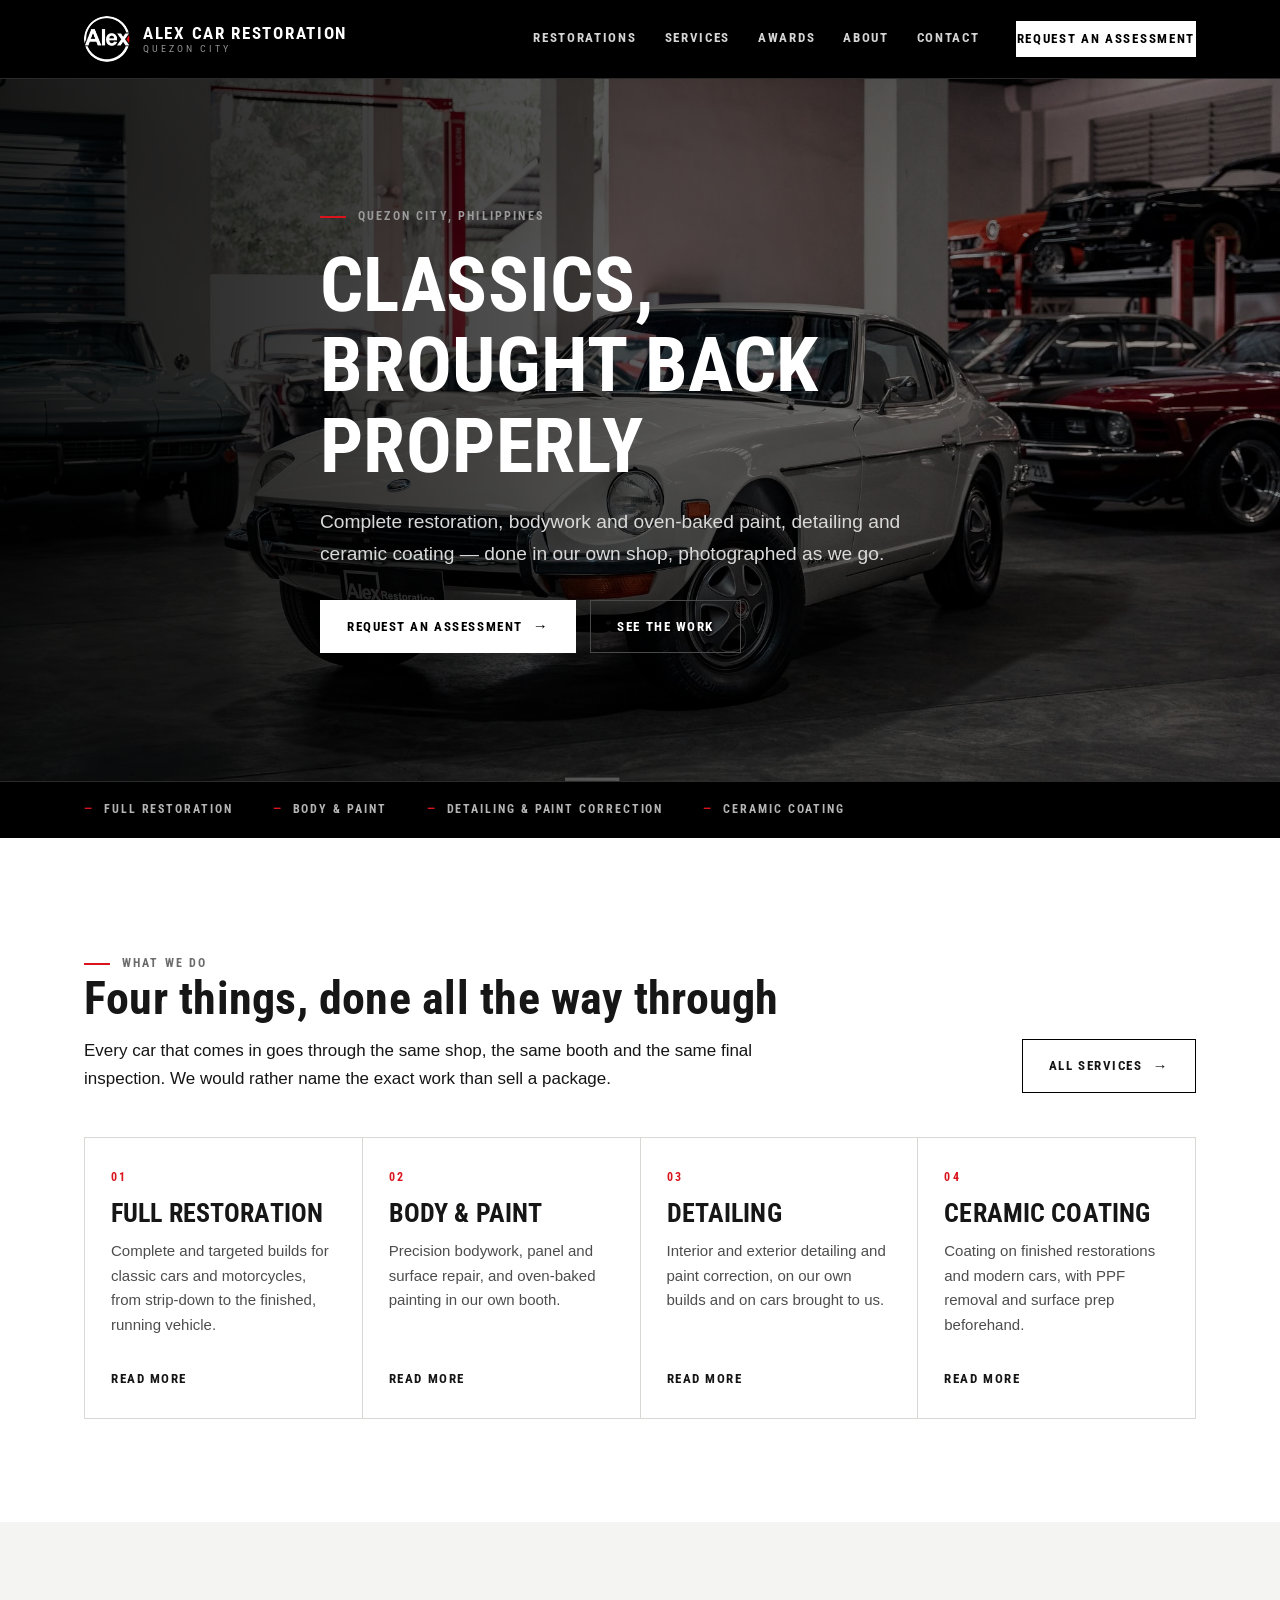
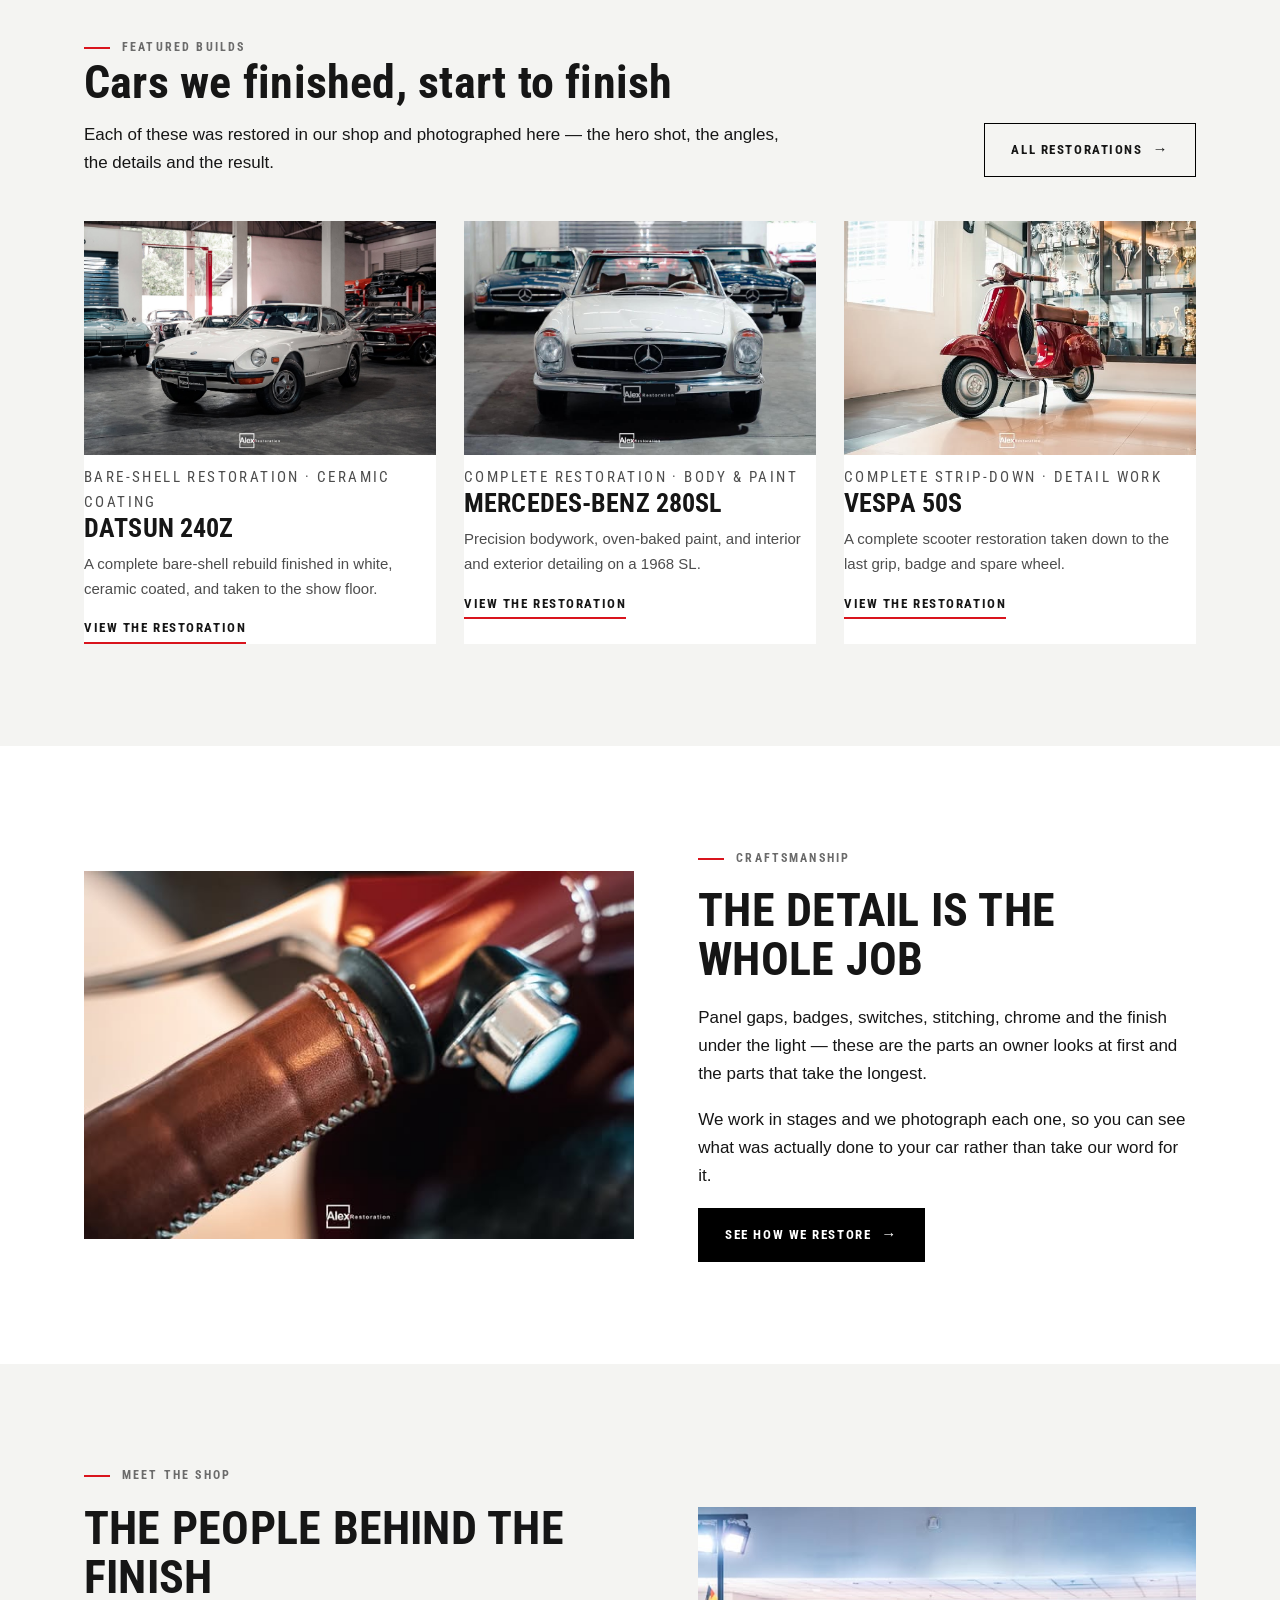
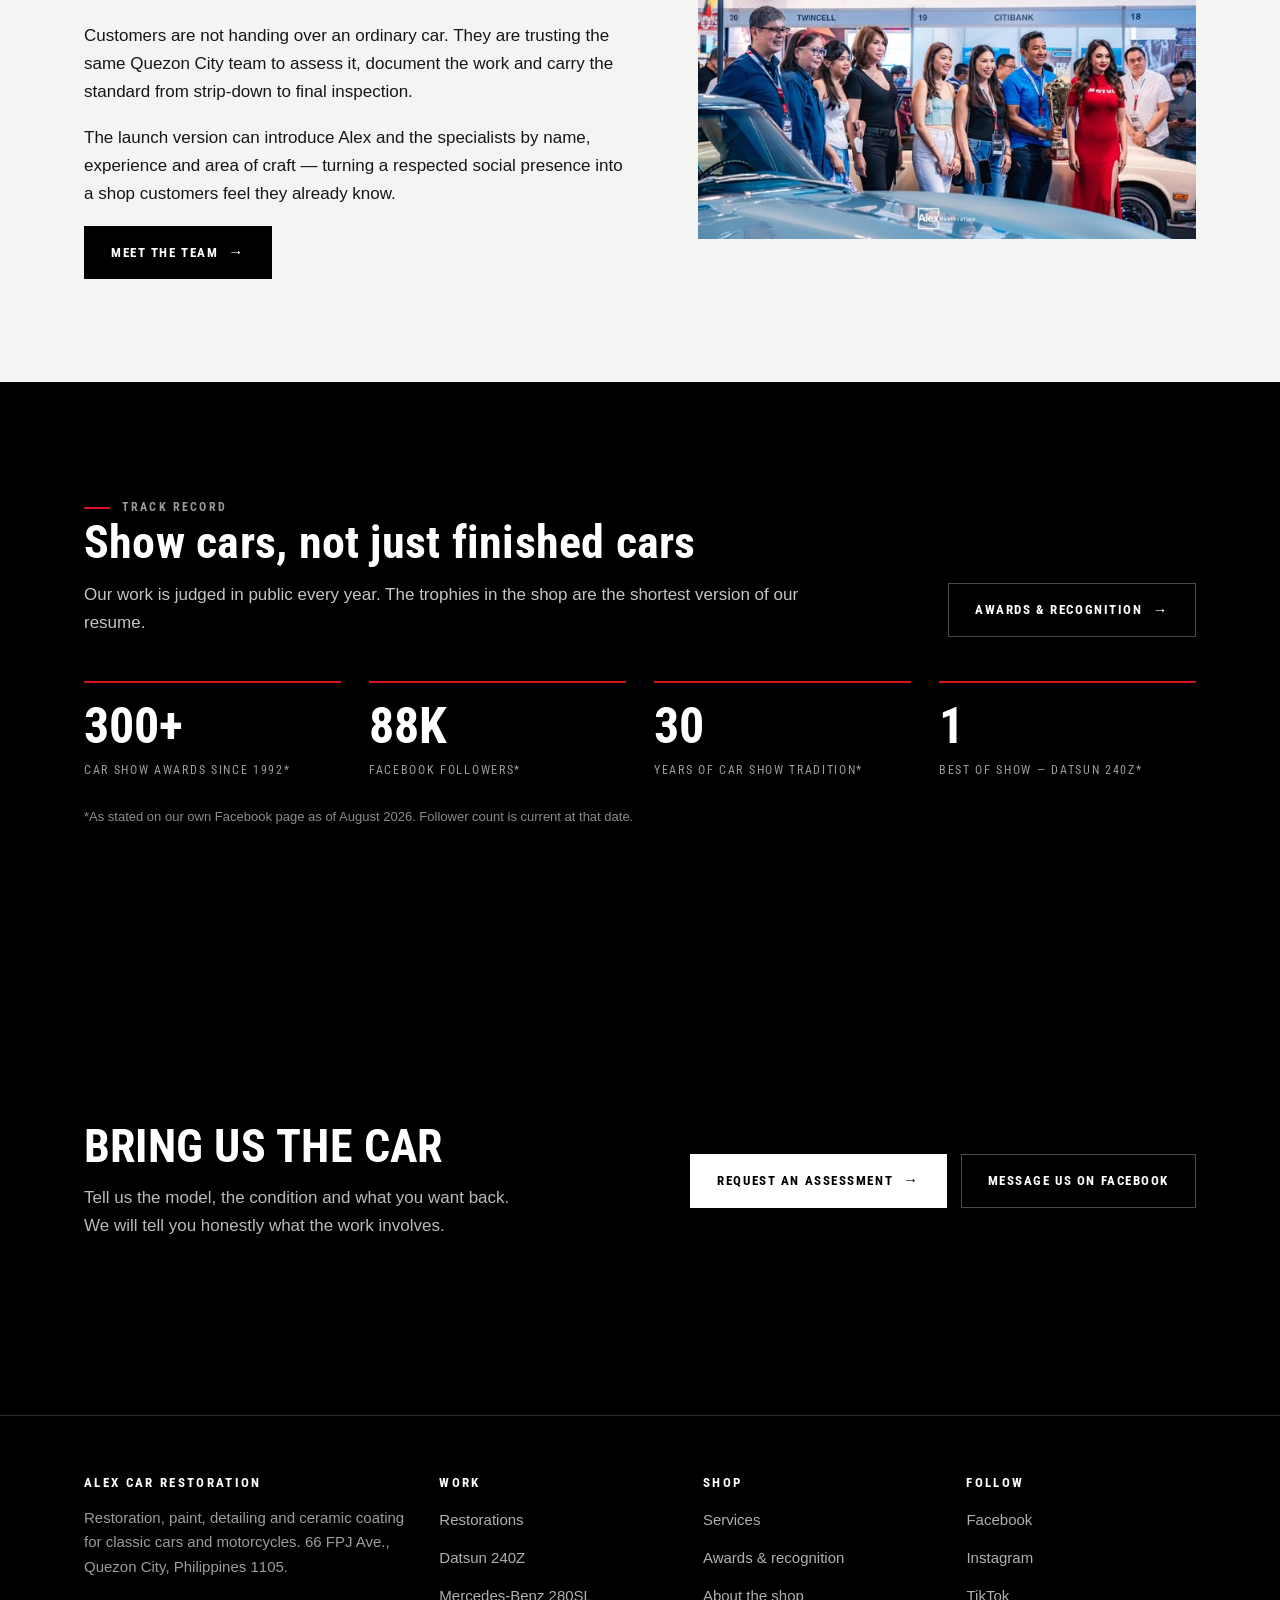
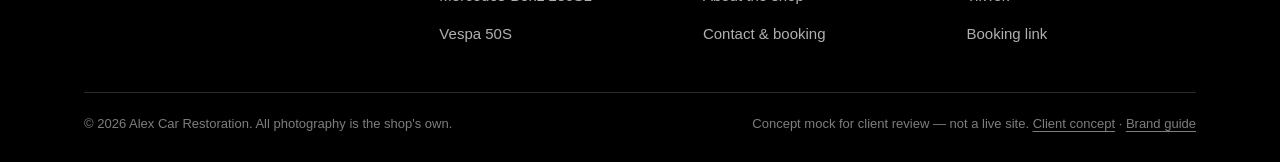
<file: index.html>
<!doctype html>
<html lang="en">
<head>
<meta charset="utf-8">
<meta name="viewport" content="width=device-width, initial-scale=1">
<title>Alex Car Restoration — Classic Restoration, Paint, Detailing &amp; Ceramic Coating</title>
<meta name="description" content="Complete restoration, bodywork and paint, detailing and ceramic coating for classic cars and motorcycles in Quezon City.">
<meta name="robots" content="noindex">
<link rel="icon" href="img/alex-circular-mark.jpg">
<link rel="preconnect" href="https://fonts.googleapis.com">
<link rel="preconnect" href="https://fonts.gstatic.com" crossorigin>
<link href="https://fonts.googleapis.com/css2?family=Roboto+Condensed:wght@500;700&display=swap" rel="stylesheet">
<link rel="stylesheet" href="styles.css">
</head>
<body>
<a class="skip" href="#main">Skip to content</a>
<header class="site-header">
  <div class="wrap header-inner">
    <a class="lockup" href="index.html">
      <img src="img/alex-circular-mark.jpg" alt="Alex Car Restoration">
      <span class="lockup-text">
        <span class="lockup-name">Alex Car Restoration</span>
        <span class="lockup-sub">Quezon City</span>
      </span>
    </a>
    <button class="menu-toggle" type="button" aria-expanded="false" aria-controls="nav">Menu</button>
    <nav class="nav" id="nav" aria-label="Main">
        <a href="restorations.html">Restorations</a>
        <a href="services.html">Services</a>
        <a href="awards.html">Awards</a>
        <a href="about.html">About</a>
        <a href="contact.html">Contact</a>
      <a class="btn btn--light btn--sm nav-cta" href="contact.html">Request an assessment</a>
    </nav>
  </div>
</header>
<main id="main">

<section class="hero" style="padding-block:0">
  <div class="hero-media">
    <img src="img/datsun-240z-workshop-hero.jpg" alt="Finished Datsun 240Z inside the Alex Car Restoration workshop">
  </div>
  <div class="hero-body">
    <div class="wrap">
      <div class="hero-copy">
        <p class="label on-dark">Quezon City, Philippines</p>
        <h1>Classics, brought back properly</h1>
        <p class="lede">Complete restoration, bodywork and oven-baked paint, detailing and ceramic coating &mdash; done in our own shop, photographed as we go.</p>
        <div class="btn-row">
          <a class="btn btn--light" href="contact.html">Request an assessment <span class="arrow">&rarr;</span></a>
          <a class="btn btn--outline-light" href="restorations.html">See the work</a>
        </div>
      </div>
    </div>
  </div>
</section>
<div class="hero-strip">
  <div class="wrap">
    <span>Full restoration</span>
    <span>Body &amp; paint</span>
    <span>Detailing &amp; paint correction</span>
    <span>Ceramic coating</span>
  </div>
</div>

<section>
  <div class="wrap">
    <div class="section-head reveal">
      <div>
        <p class="label">What we do</p>
        <h2>Four things, done all the way through</h2>
        <p>Every car that comes in goes through the same shop, the same booth and the same final inspection. We would rather name the exact work than sell a package.</p>
      </div>
      <a class="btn btn--ghost" href="services.html">All services <span class="arrow">&rarr;</span></a>
    </div>
    <div class="services reveal">
      <a class="service" href="services.html#restoration">
        <span class="service-no">01</span>
        <h3>Full restoration</h3>
        <p>Complete and targeted builds for classic cars and motorcycles, from strip-down to the finished, running vehicle.</p>
        <span class="textlink">Read more</span>
      </a>
      <a class="service" href="services.html#paint">
        <span class="service-no">02</span>
        <h3>Body &amp; paint</h3>
        <p>Precision bodywork, panel and surface repair, and oven-baked painting in our own booth.</p>
        <span class="textlink">Read more</span>
      </a>
      <a class="service" href="services.html#detailing">
        <span class="service-no">03</span>
        <h3>Detailing</h3>
        <p>Interior and exterior detailing and paint correction, on our own builds and on cars brought to us.</p>
        <span class="textlink">Read more</span>
      </a>
      <a class="service" href="services.html#coating">
        <span class="service-no">04</span>
        <h3>Ceramic coating</h3>
        <p>Coating on finished restorations and modern cars, with PPF removal and surface prep beforehand.</p>
        <span class="textlink">Read more</span>
      </a>
    </div>
  </div>
</section>

<section id="projects" class="section--soft">
  <div class="wrap">
    <div class="section-head reveal">
      <div>
        <p class="label">Featured builds</p>
        <h2>Cars we finished, start to finish</h2>
        <p>Each of these was restored in our shop and photographed here &mdash; the hero shot, the angles, the details and the result.</p>
      </div>
      <a class="btn btn--ghost" href="restorations.html">All restorations <span class="arrow">&rarr;</span></a>
    </div>
    <div class="projects reveal">
      <a class="card" href="project-datsun-240z.html">
        <div class="card-media"><img src="img/datsun-240z-workshop-hero.jpg" alt="Restored Datsun 240Z, three-quarter view in the workshop"></div>
        <p class="card-meta">Bare-shell restoration &middot; Ceramic coating</p>
        <h3>Datsun 240Z</h3>
        <p>A complete bare-shell rebuild finished in white, ceramic coated, and taken to the show floor.</p>
        <span class="textlink">View the restoration</span>
      </a>
      <a class="card" href="project-mercedes-280sl.html">
        <div class="card-media"><img src="img/mercedes-cover.jpg" alt="Classic Mercedes-Benz cars photographed front-on in the shop"></div>
        <p class="card-meta">Complete restoration &middot; Body &amp; paint</p>
        <h3>Mercedes-Benz 280SL</h3>
        <p>Precision bodywork, oven-baked paint, and interior and exterior detailing on a 1968 SL.</p>
        <span class="textlink">View the restoration</span>
      </a>
      <a class="card" href="project-vespa-50s.html">
        <div class="card-media"><img src="img/vespa-50s-finished.jpg" alt="Finished burgundy Vespa 50S beside the trophy cabinet"></div>
        <p class="card-meta">Complete strip-down &middot; Detail work</p>
        <h3>Vespa 50S</h3>
        <p>A complete scooter restoration taken down to the last grip, badge and spare wheel.</p>
        <span class="textlink">View the restoration</span>
      </a>
    </div>
  </div>
</section>

<section>
  <div class="wrap">
    <div class="split reveal">
      <div><img src="img/vespa-leather-grip-detail.jpg" alt="Close detail of a restored leather grip on the Vespa 50S"></div>
      <div class="split-copy">
        <p class="label">Craftsmanship</p>
        <h2>The detail is the whole job</h2>
        <p>Panel gaps, badges, switches, stitching, chrome and the finish under the light &mdash; these are the parts an owner looks at first and the parts that take the longest.</p>
        <p>We work in stages and we photograph each one, so you can see what was actually done to your car rather than take our word for it.</p>
        <div class="btn-row">
          <a class="btn" href="services.html#process">See how we restore <span class="arrow">&rarr;</span></a>
        </div>
      </div>
    </div>
  </div>
</section>

<section id="team" class="section--soft">
  <div class="wrap">
    <div class="split split--flip reveal">
      <div><img src="img/award-team.jpg" alt="The Alex Car Restoration team with trophies beside a finished classic car"></div>
      <div class="split-copy">
        <p class="label">Meet the shop</p>
        <h2>The people behind the finish</h2>
        <p>Customers are not handing over an ordinary car. They are trusting the same Quezon City team to assess it, document the work and carry the standard from strip-down to final inspection.</p>
        <p>The launch version can introduce Alex and the specialists by name, experience and area of craft &mdash; turning a respected social presence into a shop customers feel they already know.</p>
        <div class="btn-row">
          <a class="btn" href="about.html">Meet the team <span class="arrow">&rarr;</span></a>
        </div>
      </div>
    </div>
  </div>
</section>

<section class="section--dark">
  <div class="wrap">
    <div class="section-head reveal">
      <div>
        <p class="label on-dark">Track record</p>
        <h2>Show cars, not just finished cars</h2>
        <p>Our work is judged in public every year. The trophies in the shop are the shortest version of our resume.</p>
      </div>
      <a class="btn btn--outline-light" href="awards.html">Awards &amp; recognition <span class="arrow">&rarr;</span></a>
    </div>
    <div class="stats reveal">
      <div class="stat"><b>300+</b><span>Car show awards since 1992*</span></div>
      <div class="stat"><b>88K</b><span>Facebook followers*</span></div>
      <div class="stat"><b>30</b><span>Years of car show tradition*</span></div>
      <div class="stat"><b>1</b><span>Best of Show &mdash; Datsun 240Z*</span></div>
    </div>
    <p class="note" style="margin-top:26px;color:#8b8b8b">*As stated on our own Facebook page as of August 2026. Follower count is current at that date.</p>
  </div>
</section>

<section class="cta-band">
  <div class="wrap">
    <div>
      <h2>Bring us the car</h2>
      <p>Tell us the model, the condition and what you want back. We will tell you honestly what the work involves.</p>
    </div>
    <div class="btn-row">
      <a class="btn btn--light" href="contact.html">Request an assessment <span class="arrow">&rarr;</span></a>
      <a class="btn btn--outline-light" href="https://www.facebook.com/profile.php?id=100064902093722" target="_blank" rel="noopener">Message us on Facebook</a>
    </div>
  </div>
</section>
</main>
<footer class="site-footer">
  <div class="wrap">
    <div class="footer-grid">
      <div>
        <h4>Alex Car Restoration</h4>
        <p>Restoration, paint, detailing and ceramic coating for classic cars and motorcycles. 66 FPJ Ave., Quezon City, Philippines 1105.</p>
      </div>
      <div>
        <h4>Work</h4>
        <ul>
          <li><a href="restorations.html">Restorations</a></li>
          <li><a href="project-datsun-240z.html">Datsun 240Z</a></li>
          <li><a href="project-mercedes-280sl.html">Mercedes-Benz 280SL</a></li>
          <li><a href="project-vespa-50s.html">Vespa 50S</a></li>
        </ul>
      </div>
      <div>
        <h4>Shop</h4>
        <ul>
          <li><a href="services.html">Services</a></li>
          <li><a href="awards.html">Awards &amp; recognition</a></li>
          <li><a href="about.html">About the shop</a></li>
          <li><a href="contact.html">Contact &amp; booking</a></li>
        </ul>
      </div>
      <div>
        <h4>Follow</h4>
        <ul>
          <li><a href="https://www.facebook.com/profile.php?id=100064902093722" target="_blank" rel="noopener">Facebook</a></li>
          <li><a href="https://www.instagram.com/alexcarrestoration/" target="_blank" rel="noopener">Instagram</a></li>
          <li><a href="https://www.tiktok.com/@alexcarrestoration" target="_blank" rel="noopener">TikTok</a></li>
          <li><a href="https://tinyurl.com/alexcarbooking" target="_blank" rel="noopener">Booking link</a></li>
        </ul>
      </div>
    </div>
    <div class="footer-bottom">
      <span>&copy; 2026 Alex Car Restoration. All photography is the shop's own.</span>
      <span>Concept mock for client review &mdash; not a live site. <a href="concept.html">Client concept</a> &middot; <a href="brand/alex-car-restoration-brand-book.html">Brand guide</a></span>
    </div>
  </div>
</footer>
<script src="site.js"></script>
</body>
</html>
</file>
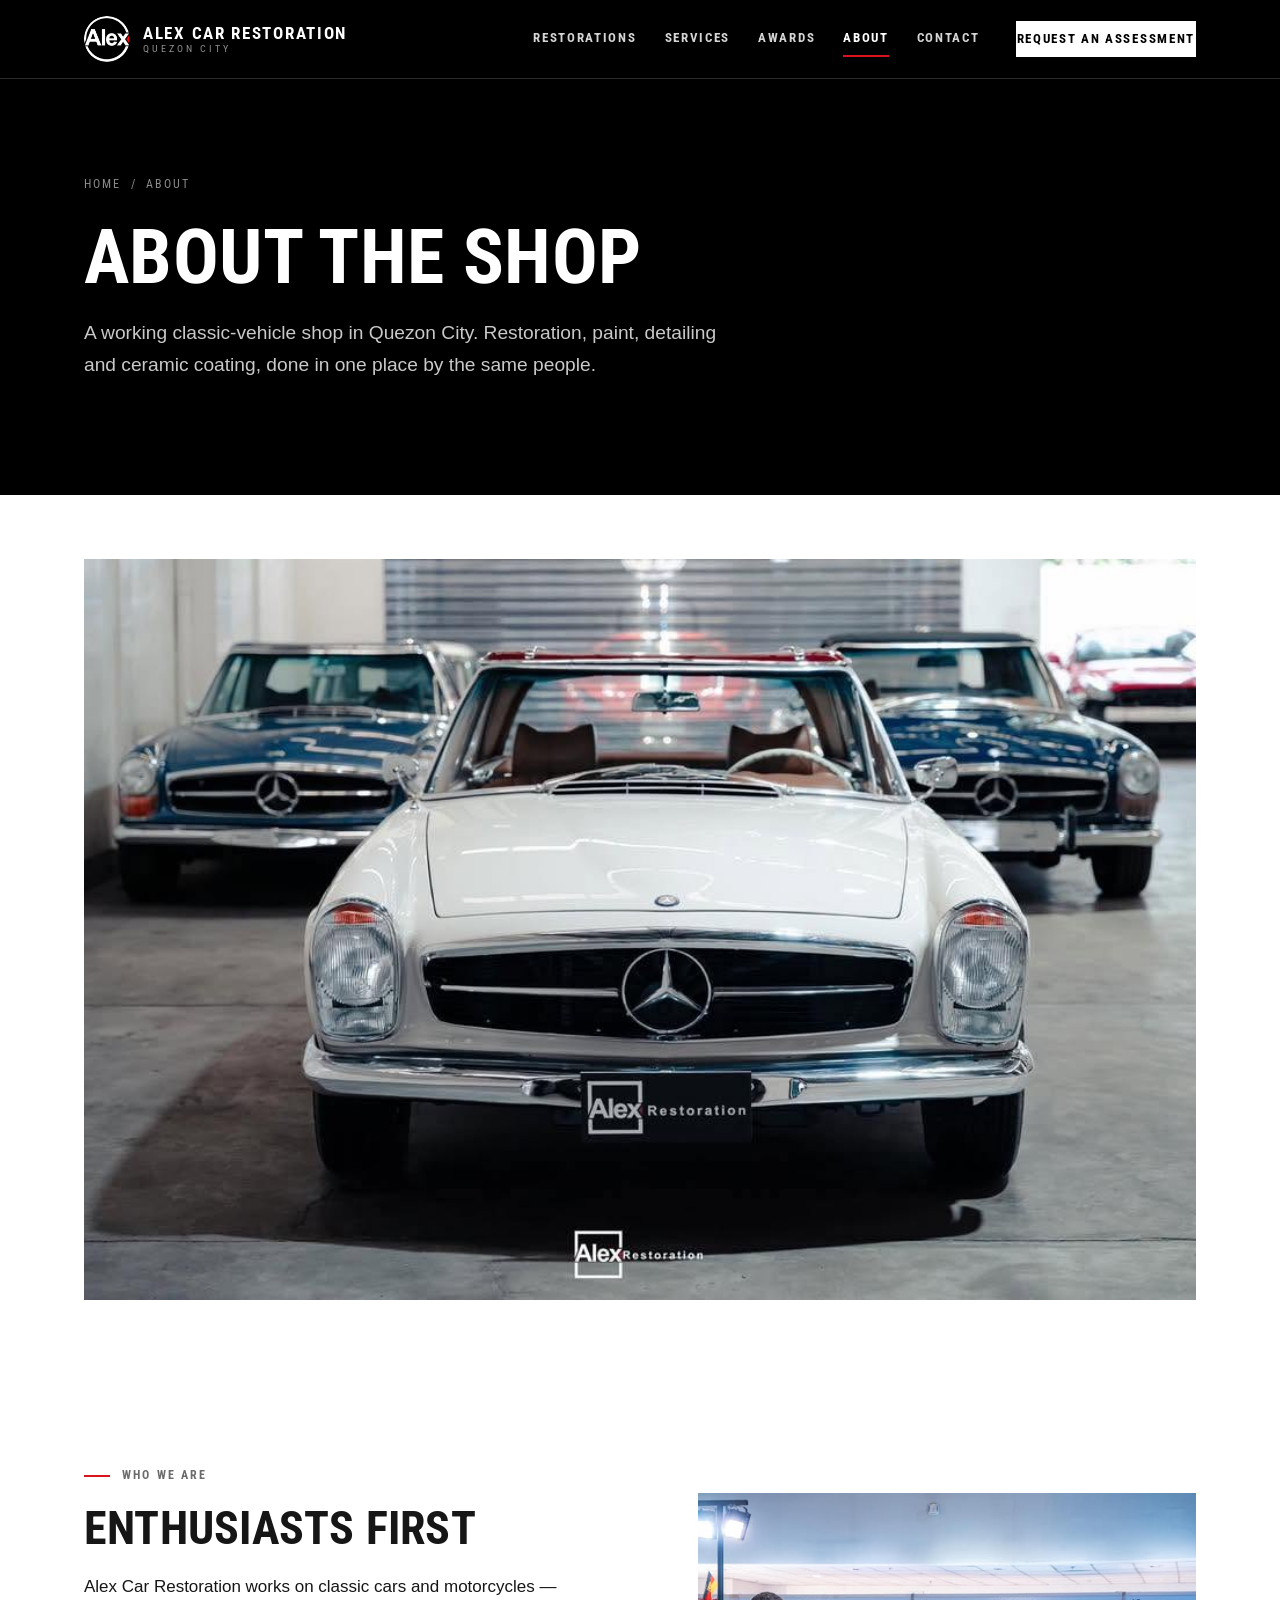
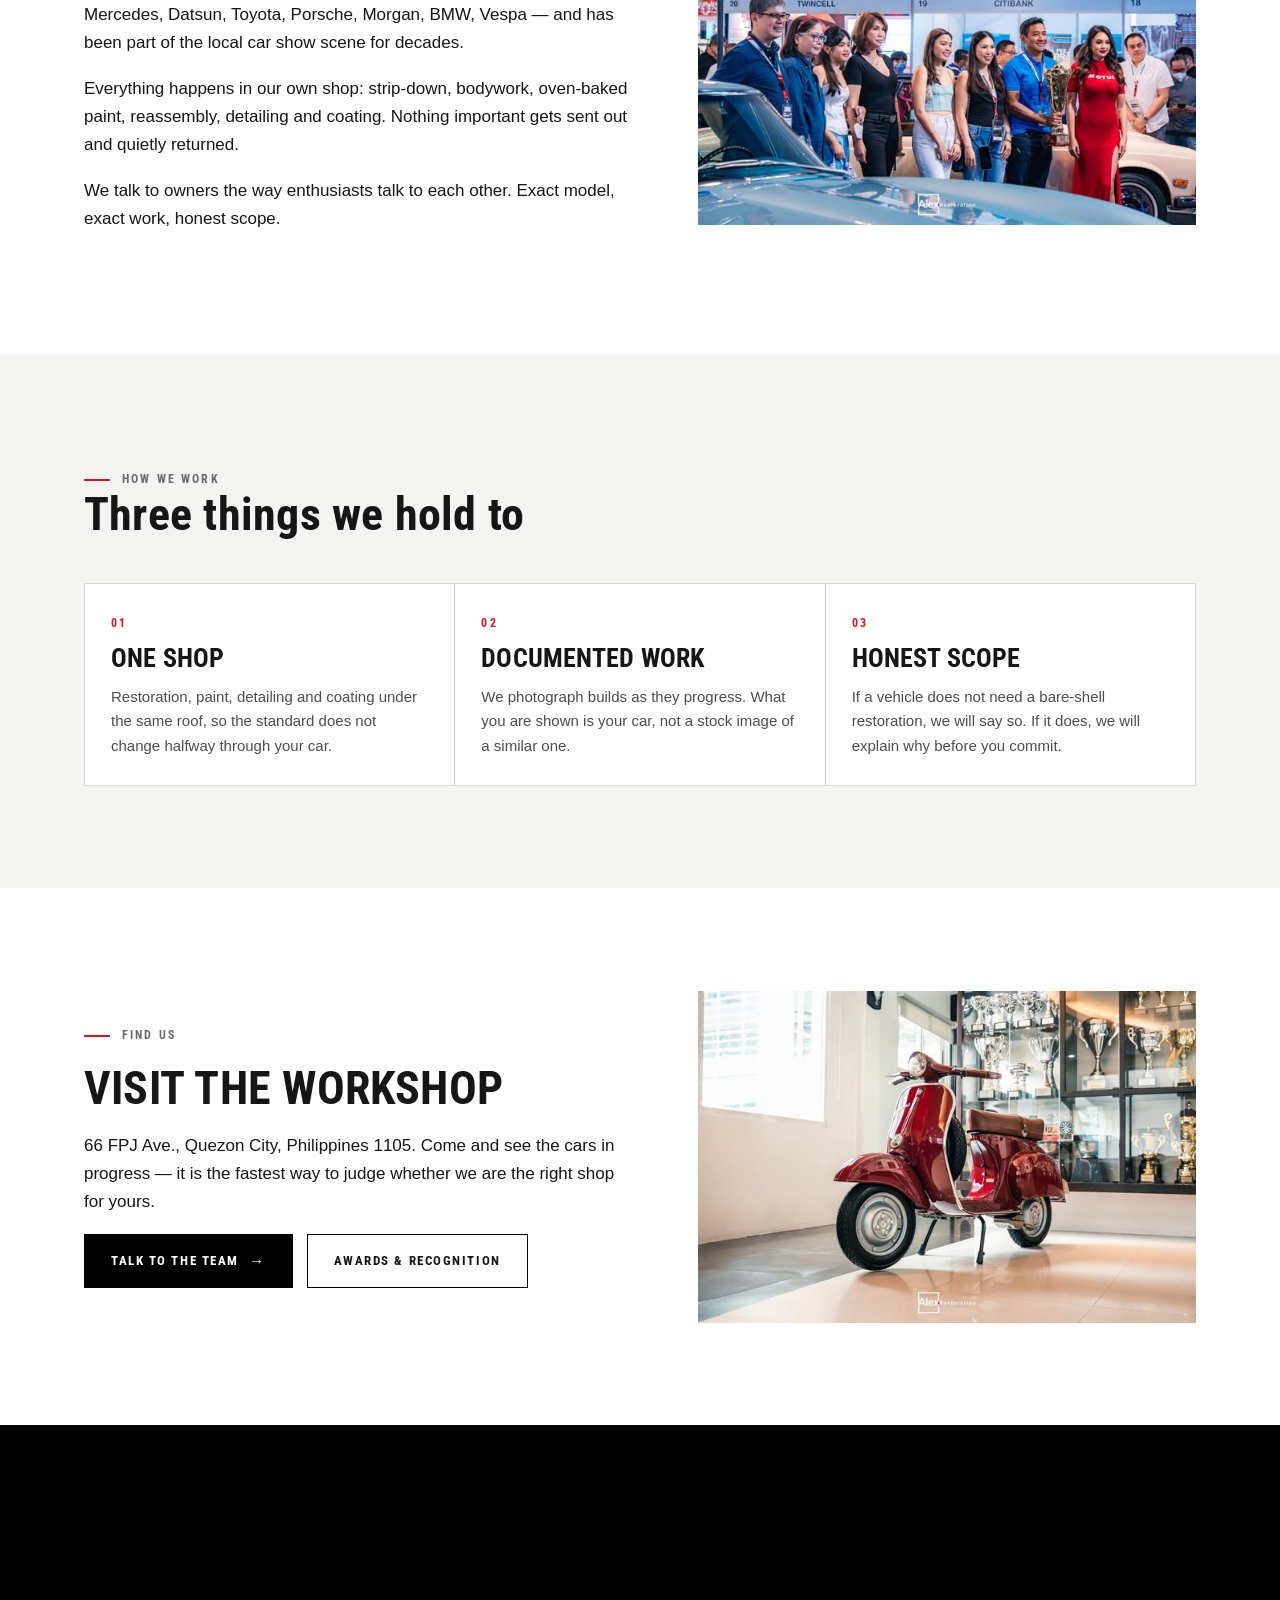
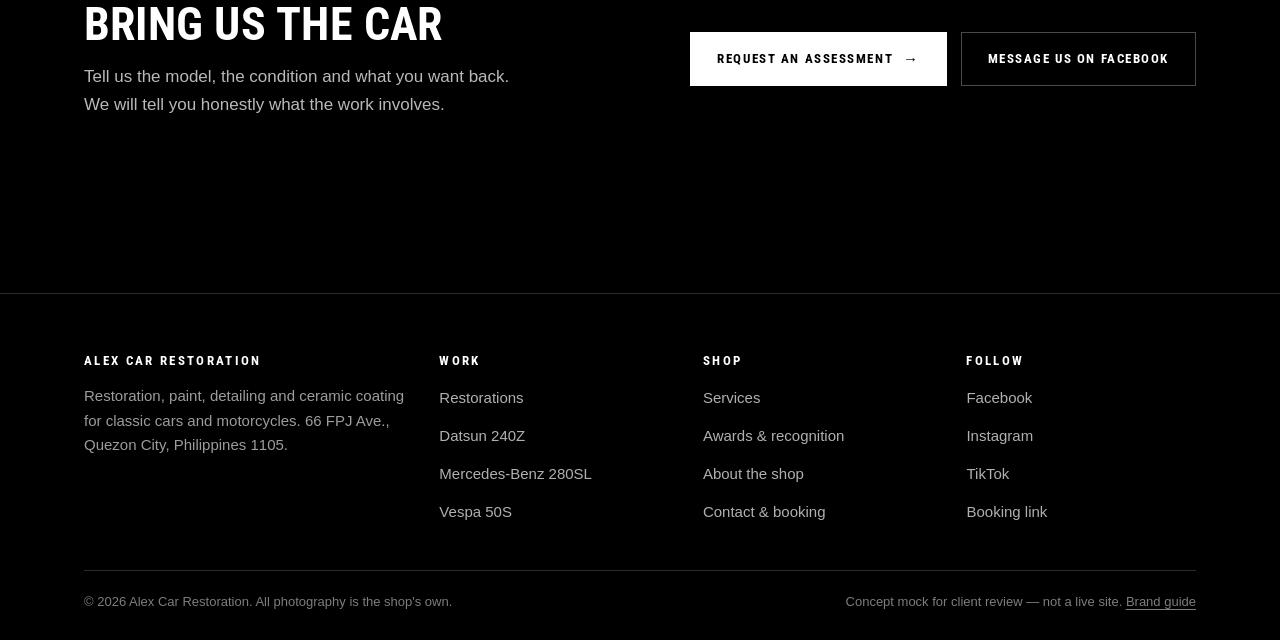
<file: about.html>
<!doctype html>
<html lang="en">
<head>
<meta charset="utf-8">
<meta name="viewport" content="width=device-width, initial-scale=1">
<title>About — Alex Car Restoration</title>
<meta name="description" content="A working classic-vehicle shop in Quezon City: restoration, paint, detailing and ceramic coating.">
<meta name="robots" content="noindex">
<link rel="icon" href="img/alex-circular-mark.jpg">
<link rel="preconnect" href="https://fonts.googleapis.com">
<link rel="preconnect" href="https://fonts.gstatic.com" crossorigin>
<link href="https://fonts.googleapis.com/css2?family=Roboto+Condensed:wght@500;700&display=swap" rel="stylesheet">
<link rel="stylesheet" href="styles.css">
</head>
<body>
<a class="skip" href="#main">Skip to content</a>
<header class="site-header">
  <div class="wrap header-inner">
    <a class="lockup" href="index.html">
      <img src="img/alex-circular-mark.jpg" alt="Alex Car Restoration">
      <span class="lockup-text">
        <span class="lockup-name">Alex Car Restoration</span>
        <span class="lockup-sub">Quezon City</span>
      </span>
    </a>
    <button class="menu-toggle" type="button" aria-expanded="false" aria-controls="nav">Menu</button>
    <nav class="nav" id="nav" aria-label="Main">
        <a href="restorations.html">Restorations</a>
        <a href="services.html">Services</a>
        <a href="awards.html">Awards</a>
        <a href="about.html" aria-current="page">About</a>
        <a href="contact.html">Contact</a>
      <a class="btn btn--light btn--sm nav-cta" href="contact.html">Request an assessment</a>
    </nav>
  </div>
</header>
<main id="main">

<section class="page-head">
  <div class="wrap">
    <p class="crumbs"><a href="index.html">Home</a> &nbsp;/&nbsp; About</p>
    <h1>About the shop</h1>
    <p class="lede">A working classic-vehicle shop in Quezon City. Restoration, paint, detailing and ceramic coating, done in one place by the same people.</p>
  </div>
</section>

<section class="section--tight">
  <div class="wrap">
    <img src="img/mercedes-cover.jpg" alt="Classic Mercedes-Benz cars photographed front-on inside the shop" class="reveal">
  </div>
</section>

<section>
  <div class="wrap">
    <div class="split reveal">
      <div class="split-copy">
        <p class="label">Who we are</p>
        <h2>Enthusiasts first</h2>
        <p>Alex Car Restoration works on classic cars and motorcycles &mdash; Mercedes, Datsun, Toyota, Porsche, Morgan, BMW, Vespa &mdash; and has been part of the local car show scene for decades.</p>
        <p>Everything happens in our own shop: strip-down, bodywork, oven-baked paint, reassembly, detailing and coating. Nothing important gets sent out and quietly returned.</p>
        <p>We talk to owners the way enthusiasts talk to each other. Exact model, exact work, honest scope.</p>
      </div>
      <div><img src="img/award-team.jpg" alt="The team with trophies beside a classic car"></div>
    </div>
  </div>
</section>

<section class="section--soft">
  <div class="wrap">
    <div class="section-head reveal">
      <div>
        <p class="label">How we work</p>
        <h2>Three things we hold to</h2>
      </div>
    </div>
    <div class="services reveal" style="grid-template-columns:repeat(3,1fr)">
      <div class="service">
        <span class="service-no">01</span>
        <h3>One shop</h3>
        <p>Restoration, paint, detailing and coating under the same roof, so the standard does not change halfway through your car.</p>
      </div>
      <div class="service">
        <span class="service-no">02</span>
        <h3>Documented work</h3>
        <p>We photograph builds as they progress. What you are shown is your car, not a stock image of a similar one.</p>
      </div>
      <div class="service">
        <span class="service-no">03</span>
        <h3>Honest scope</h3>
        <p>If a vehicle does not need a bare-shell restoration, we will say so. If it does, we will explain why before you commit.</p>
      </div>
    </div>
  </div>
</section>

<section>
  <div class="wrap">
    <div class="split split--flip reveal">
      <div><img src="img/vespa-50s-finished.jpg" alt="Finished Vespa 50S beside the trophy cabinet"></div>
      <div class="split-copy">
        <p class="label">Find us</p>
        <h2>Visit the workshop</h2>
        <p>66 FPJ Ave., Quezon City, Philippines 1105. Come and see the cars in progress &mdash; it is the fastest way to judge whether we are the right shop for yours.</p>
        <div class="btn-row">
          <a class="btn" href="contact.html">Talk to the team <span class="arrow">&rarr;</span></a>
          <a class="btn btn--ghost" href="awards.html">Awards &amp; recognition</a>
        </div>
      </div>
    </div>
  </div>
</section>

<section class="cta-band">
  <div class="wrap">
    <div>
      <h2>Bring us the car</h2>
      <p>Tell us the model, the condition and what you want back. We will tell you honestly what the work involves.</p>
    </div>
    <div class="btn-row">
      <a class="btn btn--light" href="contact.html">Request an assessment <span class="arrow">&rarr;</span></a>
      <a class="btn btn--outline-light" href="https://www.facebook.com/profile.php?id=100064902093722" target="_blank" rel="noopener">Message us on Facebook</a>
    </div>
  </div>
</section>
</main>
<footer class="site-footer">
  <div class="wrap">
    <div class="footer-grid">
      <div>
        <h4>Alex Car Restoration</h4>
        <p>Restoration, paint, detailing and ceramic coating for classic cars and motorcycles. 66 FPJ Ave., Quezon City, Philippines 1105.</p>
      </div>
      <div>
        <h4>Work</h4>
        <ul>
          <li><a href="restorations.html">Restorations</a></li>
          <li><a href="project-datsun-240z.html">Datsun 240Z</a></li>
          <li><a href="project-mercedes-280sl.html">Mercedes-Benz 280SL</a></li>
          <li><a href="project-vespa-50s.html">Vespa 50S</a></li>
        </ul>
      </div>
      <div>
        <h4>Shop</h4>
        <ul>
          <li><a href="services.html">Services</a></li>
          <li><a href="awards.html">Awards &amp; recognition</a></li>
          <li><a href="about.html">About the shop</a></li>
          <li><a href="contact.html">Contact &amp; booking</a></li>
        </ul>
      </div>
      <div>
        <h4>Follow</h4>
        <ul>
          <li><a href="https://www.facebook.com/profile.php?id=100064902093722" target="_blank" rel="noopener">Facebook</a></li>
          <li><a href="https://www.instagram.com/alexcarrestoration/" target="_blank" rel="noopener">Instagram</a></li>
          <li><a href="https://www.tiktok.com/@alexcarrestoration" target="_blank" rel="noopener">TikTok</a></li>
          <li><a href="https://tinyurl.com/alexcarbooking" target="_blank" rel="noopener">Booking link</a></li>
        </ul>
      </div>
    </div>
    <div class="footer-bottom">
      <span>&copy; 2026 Alex Car Restoration. All photography is the shop's own.</span>
      <span>Concept mock for client review &mdash; not a live site. <a href="brand/alex-car-restoration-brand-book.html">Brand guide</a></span>
    </div>
  </div>
</footer>
<script src="site.js"></script>
</body>
</html>
</file>
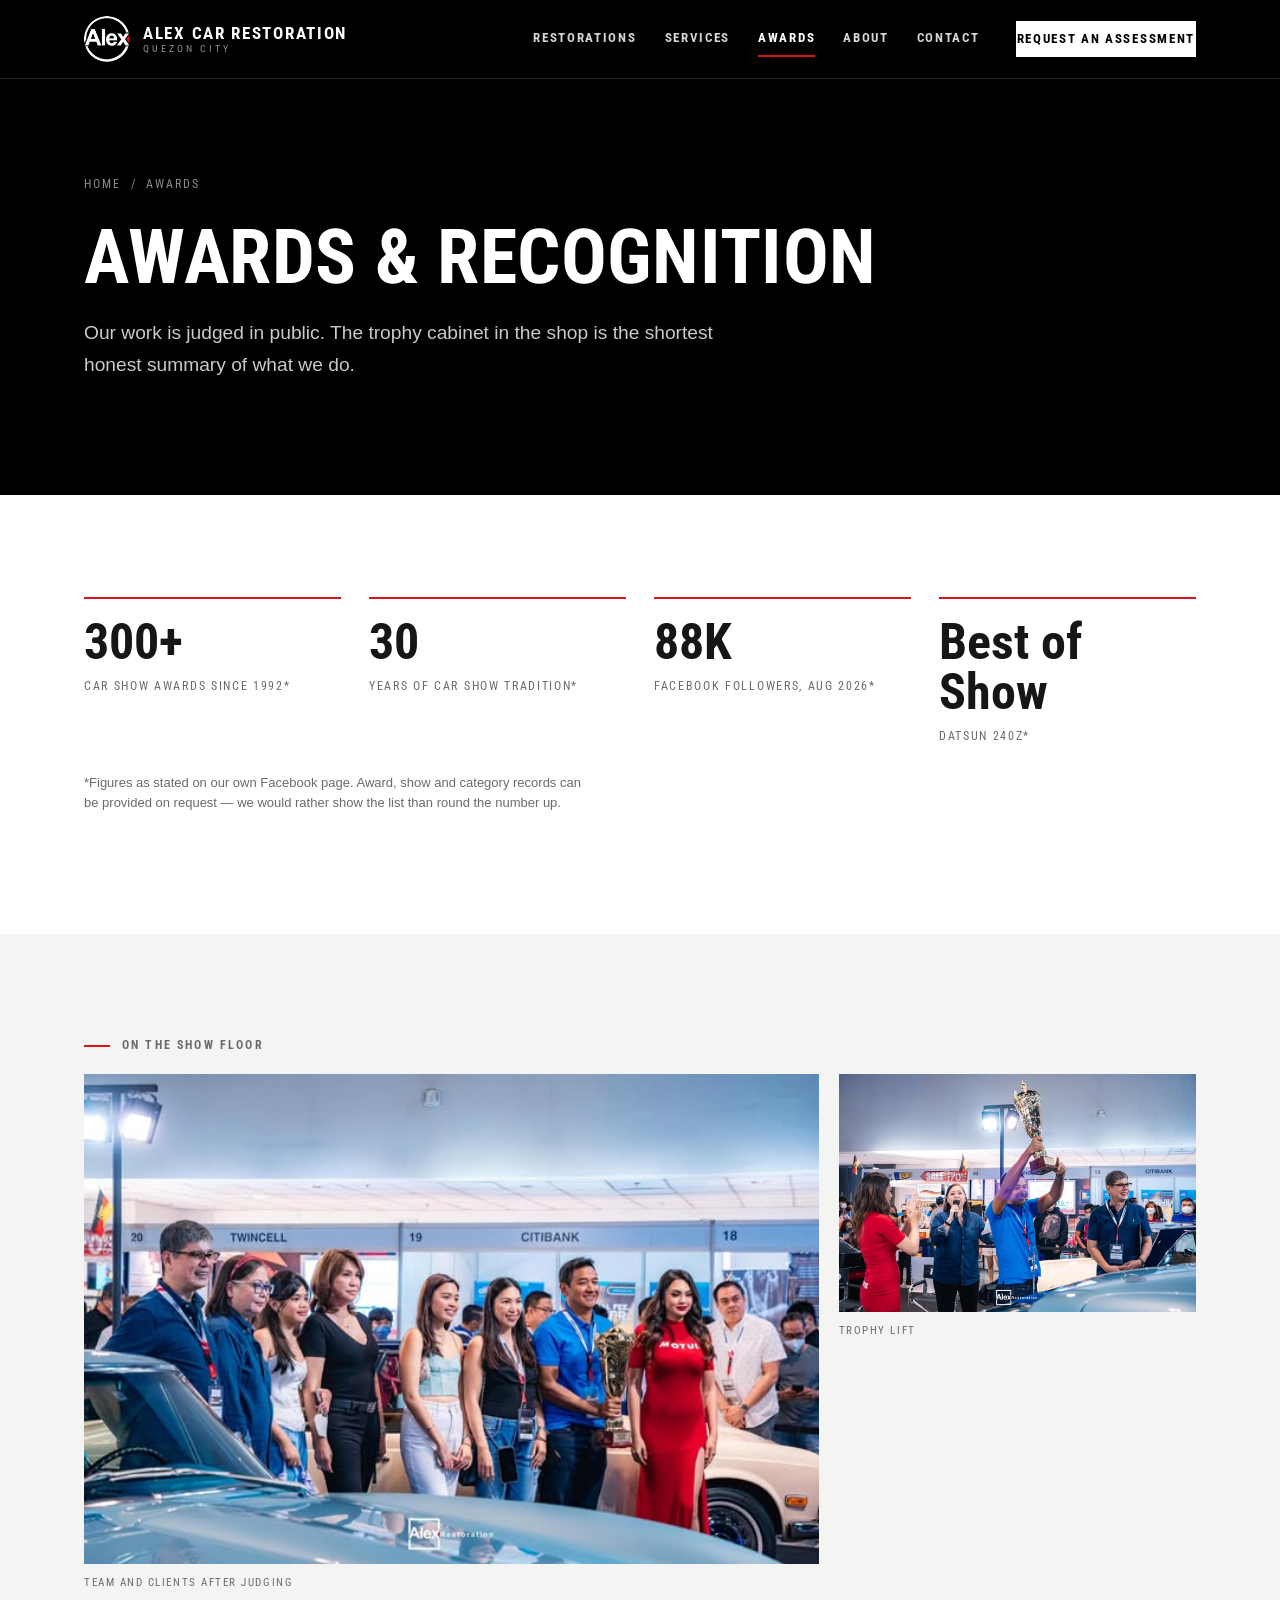
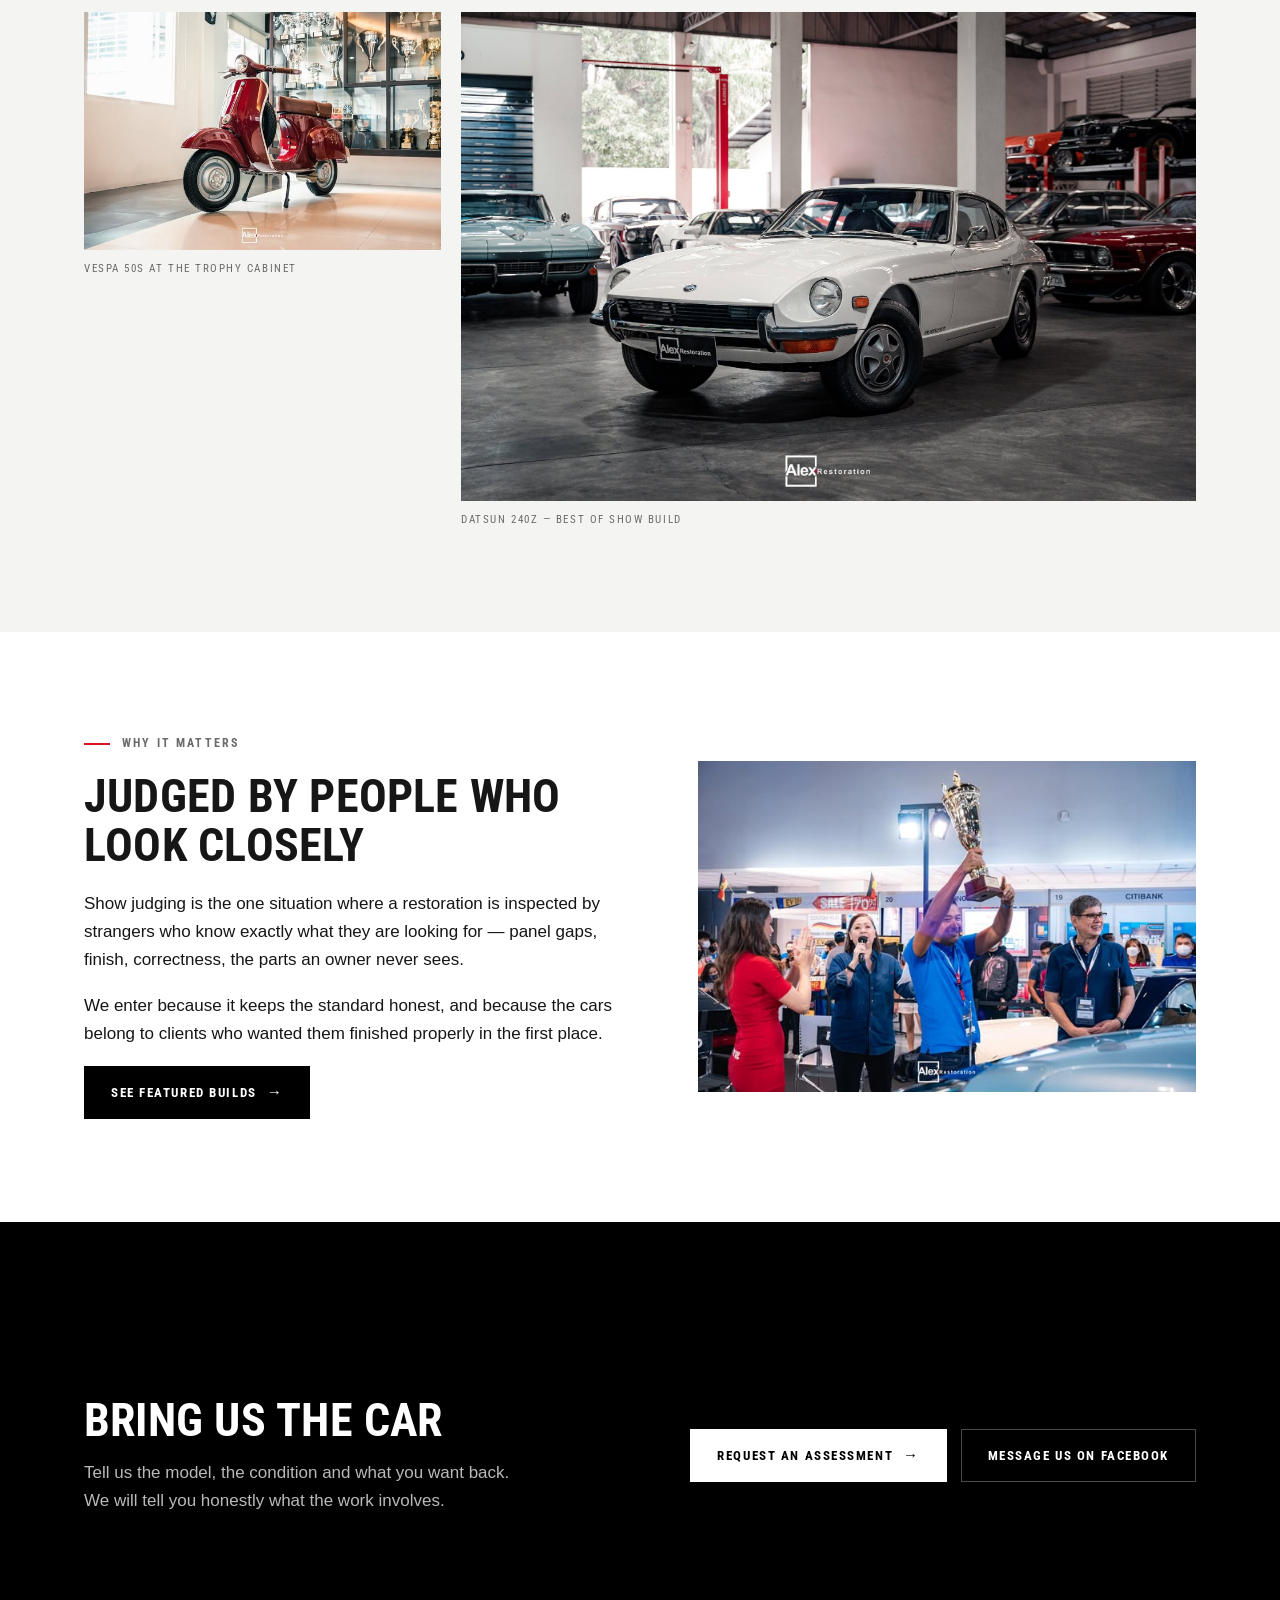
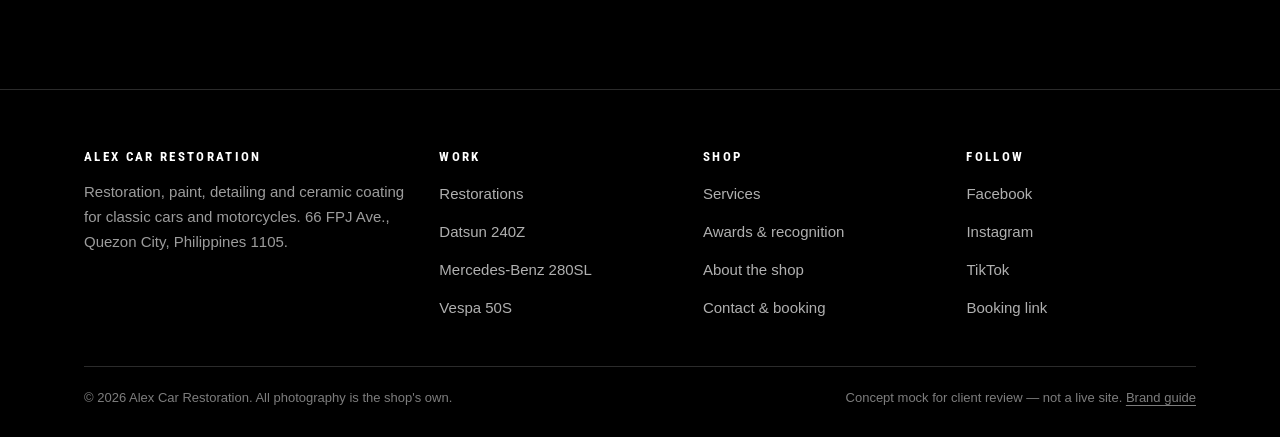
<file: awards.html>
<!doctype html>
<html lang="en">
<head>
<meta charset="utf-8">
<meta name="viewport" content="width=device-width, initial-scale=1">
<title>Awards &amp; Recognition — Alex Car Restoration</title>
<meta name="description" content="Car show awards, Best of Show recognition and show participation.">
<meta name="robots" content="noindex">
<link rel="icon" href="img/alex-circular-mark.jpg">
<link rel="preconnect" href="https://fonts.googleapis.com">
<link rel="preconnect" href="https://fonts.gstatic.com" crossorigin>
<link href="https://fonts.googleapis.com/css2?family=Roboto+Condensed:wght@500;700&display=swap" rel="stylesheet">
<link rel="stylesheet" href="styles.css">
</head>
<body>
<a class="skip" href="#main">Skip to content</a>
<header class="site-header">
  <div class="wrap header-inner">
    <a class="lockup" href="index.html">
      <img src="img/alex-circular-mark.jpg" alt="Alex Car Restoration">
      <span class="lockup-text">
        <span class="lockup-name">Alex Car Restoration</span>
        <span class="lockup-sub">Quezon City</span>
      </span>
    </a>
    <button class="menu-toggle" type="button" aria-expanded="false" aria-controls="nav">Menu</button>
    <nav class="nav" id="nav" aria-label="Main">
        <a href="restorations.html">Restorations</a>
        <a href="services.html">Services</a>
        <a href="awards.html" aria-current="page">Awards</a>
        <a href="about.html">About</a>
        <a href="contact.html">Contact</a>
      <a class="btn btn--light btn--sm nav-cta" href="contact.html">Request an assessment</a>
    </nav>
  </div>
</header>
<main id="main">

<section class="page-head">
  <div class="wrap">
    <p class="crumbs"><a href="index.html">Home</a> &nbsp;/&nbsp; Awards</p>
    <h1>Awards &amp; recognition</h1>
    <p class="lede">Our work is judged in public. The trophy cabinet in the shop is the shortest honest summary of what we do.</p>
  </div>
</section>

<section>
  <div class="wrap">
    <div class="stats reveal">
      <div class="stat"><b>300+</b><span>Car show awards since 1992*</span></div>
      <div class="stat"><b>30</b><span>Years of car show tradition*</span></div>
      <div class="stat"><b>88K</b><span>Facebook followers, Aug 2026*</span></div>
      <div class="stat"><b>Best of Show</b><span>Datsun 240Z*</span></div>
    </div>
    <p class="note reveal" style="margin-top:26px;max-width:70ch">*Figures as stated on our own Facebook page. Award, show and category records can be provided on request &mdash; we would rather show the list than round the number up.</p>
  </div>
</section>

<section class="section--soft">
  <div class="wrap">
    <p class="label reveal">On the show floor</p>
    <div class="gallery reveal">
      <figure class="wide"><img src="img/award-team.jpg" alt="Alex Car Restoration team holding trophies beside a classic car"><figcaption>Team and clients after judging</figcaption></figure>
      <figure><img src="img/award-trophy-lift.jpg" alt="Trophy raised above a car at a show"><figcaption>Trophy lift</figcaption></figure>
      <figure><img src="img/vespa-50s-finished.jpg" alt="Finished Vespa 50S beside the trophy cabinet"><figcaption>Vespa 50S at the trophy cabinet</figcaption></figure>
      <figure class="wide"><img src="img/datsun-240z-workshop-hero.jpg" alt="Finished Datsun 240Z in the workshop"><figcaption>Datsun 240Z &mdash; Best of Show build</figcaption></figure>
    </div>
  </div>
</section>

<section>
  <div class="wrap">
    <div class="split reveal">
      <div class="split-copy">
        <p class="label">Why it matters</p>
        <h2>Judged by people who look closely</h2>
        <p>Show judging is the one situation where a restoration is inspected by strangers who know exactly what they are looking for &mdash; panel gaps, finish, correctness, the parts an owner never sees.</p>
        <p>We enter because it keeps the standard honest, and because the cars belong to clients who wanted them finished properly in the first place.</p>
        <div class="btn-row">
          <a class="btn" href="restorations.html">See featured builds <span class="arrow">&rarr;</span></a>
        </div>
      </div>
      <div><img src="img/award-trophy-lift.jpg" alt="Trophy raised above a car at a show"></div>
    </div>
  </div>
</section>

<section class="cta-band">
  <div class="wrap">
    <div>
      <h2>Bring us the car</h2>
      <p>Tell us the model, the condition and what you want back. We will tell you honestly what the work involves.</p>
    </div>
    <div class="btn-row">
      <a class="btn btn--light" href="contact.html">Request an assessment <span class="arrow">&rarr;</span></a>
      <a class="btn btn--outline-light" href="https://www.facebook.com/profile.php?id=100064902093722" target="_blank" rel="noopener">Message us on Facebook</a>
    </div>
  </div>
</section>
</main>
<footer class="site-footer">
  <div class="wrap">
    <div class="footer-grid">
      <div>
        <h4>Alex Car Restoration</h4>
        <p>Restoration, paint, detailing and ceramic coating for classic cars and motorcycles. 66 FPJ Ave., Quezon City, Philippines 1105.</p>
      </div>
      <div>
        <h4>Work</h4>
        <ul>
          <li><a href="restorations.html">Restorations</a></li>
          <li><a href="project-datsun-240z.html">Datsun 240Z</a></li>
          <li><a href="project-mercedes-280sl.html">Mercedes-Benz 280SL</a></li>
          <li><a href="project-vespa-50s.html">Vespa 50S</a></li>
        </ul>
      </div>
      <div>
        <h4>Shop</h4>
        <ul>
          <li><a href="services.html">Services</a></li>
          <li><a href="awards.html">Awards &amp; recognition</a></li>
          <li><a href="about.html">About the shop</a></li>
          <li><a href="contact.html">Contact &amp; booking</a></li>
        </ul>
      </div>
      <div>
        <h4>Follow</h4>
        <ul>
          <li><a href="https://www.facebook.com/profile.php?id=100064902093722" target="_blank" rel="noopener">Facebook</a></li>
          <li><a href="https://www.instagram.com/alexcarrestoration/" target="_blank" rel="noopener">Instagram</a></li>
          <li><a href="https://www.tiktok.com/@alexcarrestoration" target="_blank" rel="noopener">TikTok</a></li>
          <li><a href="https://tinyurl.com/alexcarbooking" target="_blank" rel="noopener">Booking link</a></li>
        </ul>
      </div>
    </div>
    <div class="footer-bottom">
      <span>&copy; 2026 Alex Car Restoration. All photography is the shop's own.</span>
      <span>Concept mock for client review &mdash; not a live site. <a href="brand/alex-car-restoration-brand-book.html">Brand guide</a></span>
    </div>
  </div>
</footer>
<script src="site.js"></script>
</body>
</html>
</file>
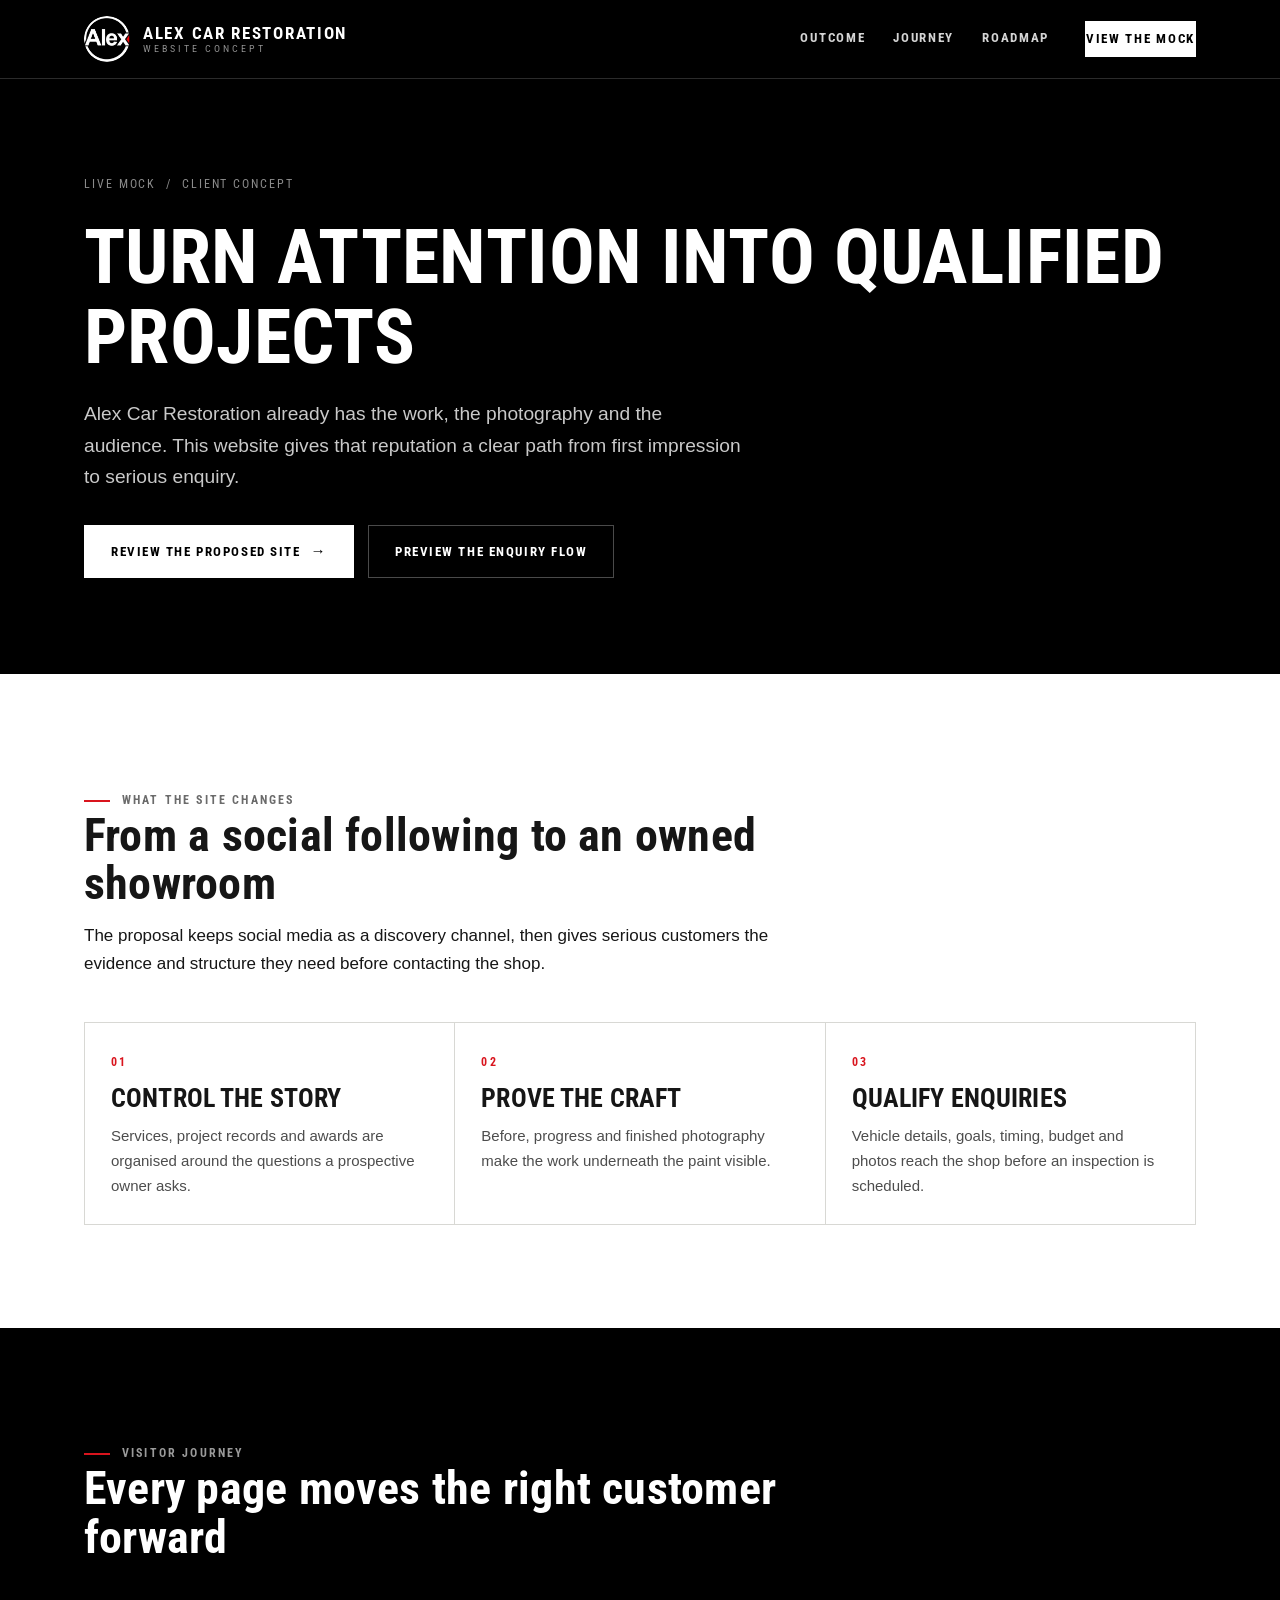
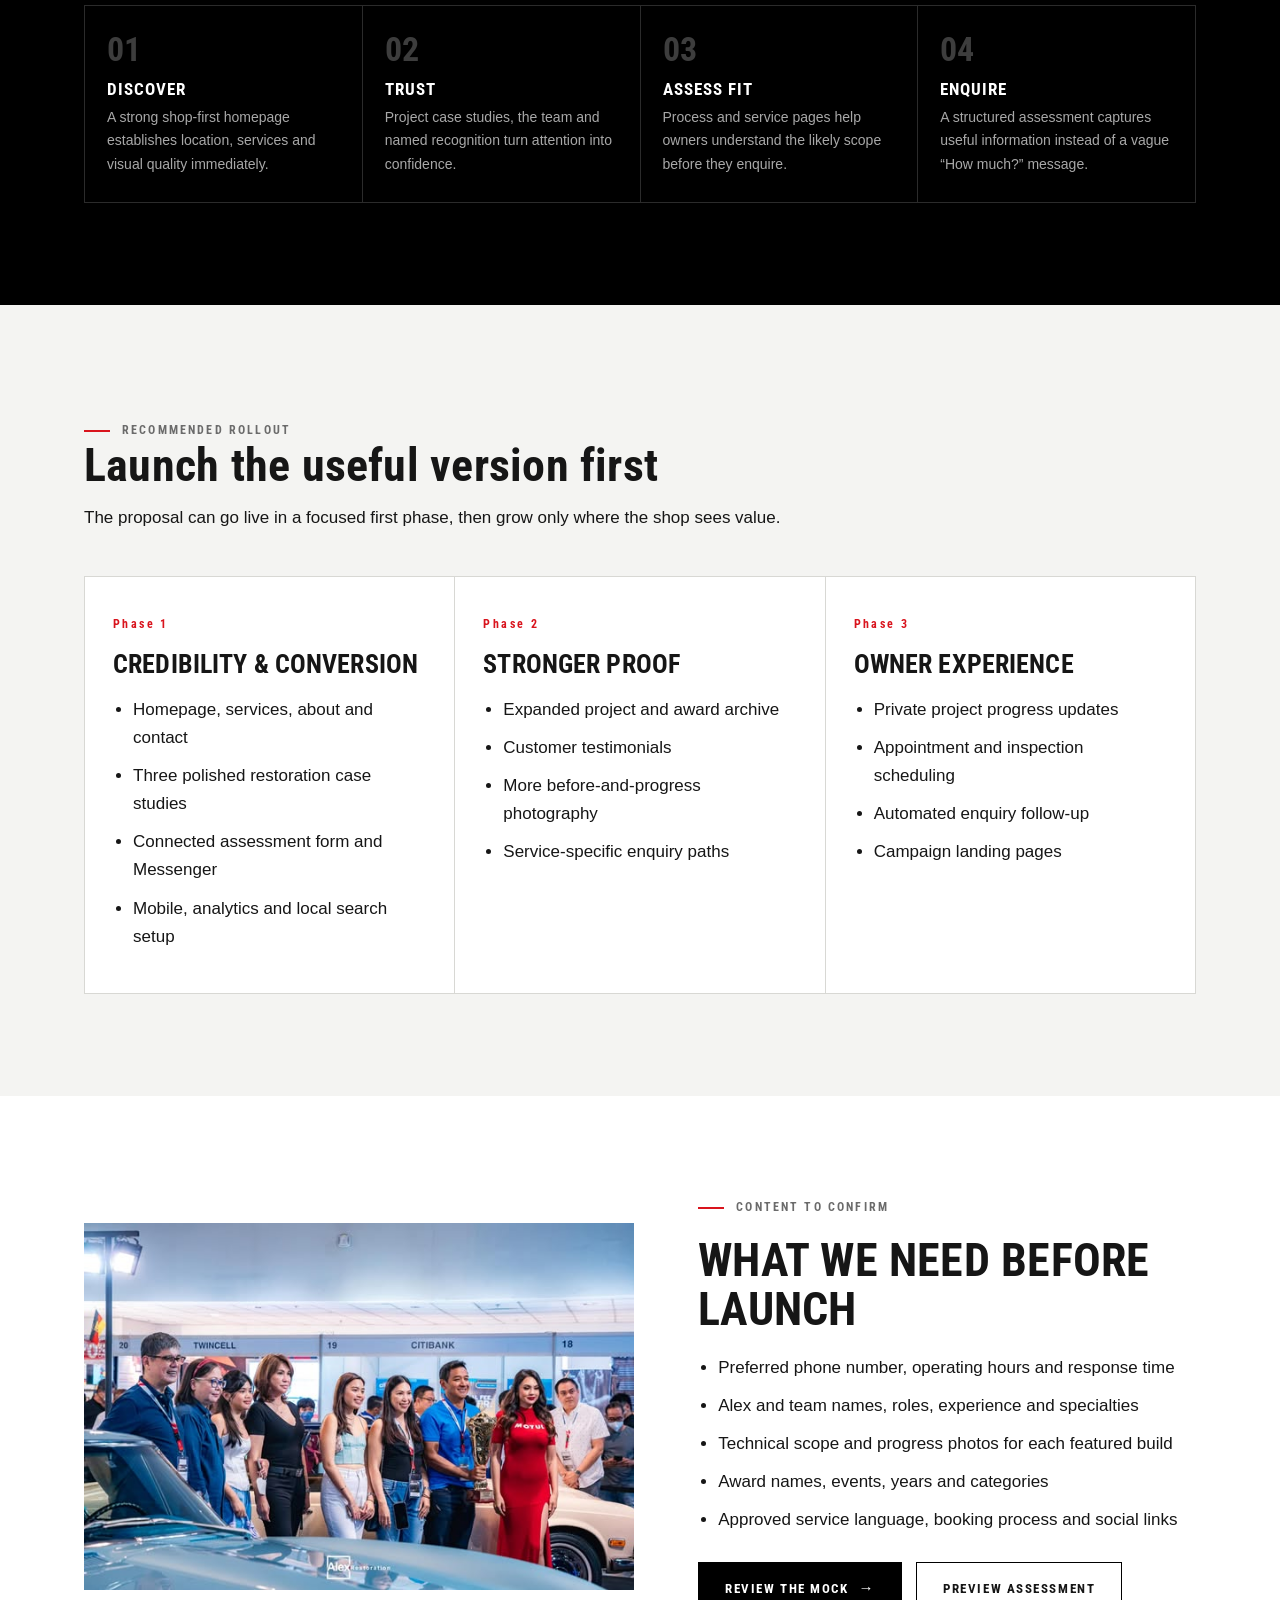
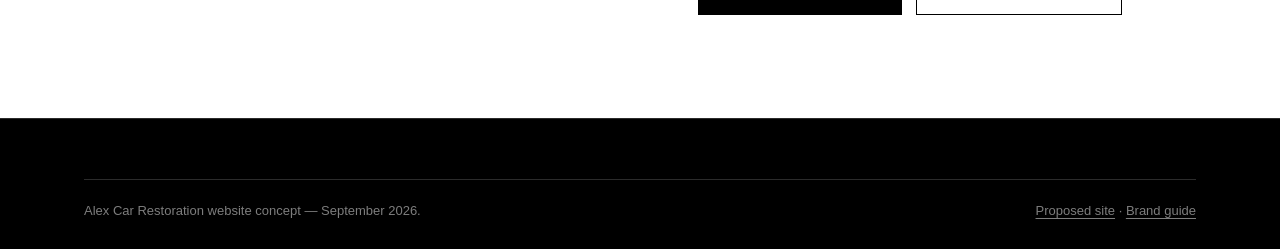
<file: concept.html>
<!doctype html>
<html lang="en">
<head>
<meta charset="utf-8">
<meta name="viewport" content="width=device-width, initial-scale=1">
<title>Website Concept — Alex Car Restoration</title>
<meta name="description" content="Client-facing overview of the proposed Alex Car Restoration website, enquiry journey and launch roadmap.">
<meta name="robots" content="noindex">
<link rel="icon" href="img/alex-circular-mark.jpg">
<link rel="preconnect" href="https://fonts.googleapis.com">
<link rel="preconnect" href="https://fonts.gstatic.com" crossorigin>
<link href="https://fonts.googleapis.com/css2?family=Roboto+Condensed:wght@500;700&display=swap" rel="stylesheet">
<link rel="stylesheet" href="styles.css">
</head>
<body>
<a class="skip" href="#main">Skip to content</a>
<header class="site-header">
  <div class="wrap header-inner">
    <a class="lockup" href="index.html">
      <img src="img/alex-circular-mark.jpg" alt="Alex Car Restoration">
      <span class="lockup-text">
        <span class="lockup-name">Alex Car Restoration</span>
        <span class="lockup-sub">Website concept</span>
      </span>
    </a>
    <button class="menu-toggle" type="button" aria-expanded="false" aria-controls="nav">Menu</button>
    <nav class="nav" id="nav" aria-label="Concept navigation">
      <a href="#outcome">Outcome</a>
      <a href="#journey">Journey</a>
      <a href="#roadmap">Roadmap</a>
      <a class="btn btn--light btn--sm nav-cta" href="index.html">View the mock</a>
    </nav>
  </div>
</header>
<main id="main">

<section class="page-head pitch-head">
  <div class="wrap">
    <p class="crumbs"><a href="index.html">Live mock</a> &nbsp;/&nbsp; Client concept</p>
    <h1>Turn attention into qualified projects</h1>
    <p class="lede">Alex Car Restoration already has the work, the photography and the audience. This website gives that reputation a clear path from first impression to serious enquiry.</p>
    <div class="btn-row">
      <a class="btn btn--light" href="index.html">Review the proposed site <span class="arrow">&rarr;</span></a>
      <a class="btn btn--outline-light" href="contact.html">Preview the enquiry flow</a>
    </div>
  </div>
</section>

<section id="outcome">
  <div class="wrap">
    <div class="section-head reveal">
      <div>
        <p class="label">What the site changes</p>
        <h2>From a social following to an owned showroom</h2>
        <p>The proposal keeps social media as a discovery channel, then gives serious customers the evidence and structure they need before contacting the shop.</p>
      </div>
    </div>
    <div class="services reveal pitch-outcomes">
      <div class="service">
        <span class="service-no">01</span>
        <h3>Control the story</h3>
        <p>Services, project records and awards are organised around the questions a prospective owner asks.</p>
      </div>
      <div class="service">
        <span class="service-no">02</span>
        <h3>Prove the craft</h3>
        <p>Before, progress and finished photography make the work underneath the paint visible.</p>
      </div>
      <div class="service">
        <span class="service-no">03</span>
        <h3>Qualify enquiries</h3>
        <p>Vehicle details, goals, timing, budget and photos reach the shop before an inspection is scheduled.</p>
      </div>
    </div>
  </div>
</section>

<section id="journey" class="section--dark">
  <div class="wrap">
    <div class="section-head reveal">
      <div>
        <p class="label on-dark">Visitor journey</p>
        <h2>Every page moves the right customer forward</h2>
      </div>
    </div>
    <div class="steps reveal concept-flow">
      <div class="step"><div class="step-no">01</div><h3>Discover</h3><p>A strong shop-first homepage establishes location, services and visual quality immediately.</p></div>
      <div class="step"><div class="step-no">02</div><h3>Trust</h3><p>Project case studies, the team and named recognition turn attention into confidence.</p></div>
      <div class="step"><div class="step-no">03</div><h3>Assess fit</h3><p>Process and service pages help owners understand the likely scope before they enquire.</p></div>
      <div class="step"><div class="step-no">04</div><h3>Enquire</h3><p>A structured assessment captures useful information instead of a vague “How much?” message.</p></div>
    </div>
  </div>
</section>

<section id="roadmap" class="section--soft">
  <div class="wrap">
    <div class="section-head reveal">
      <div>
        <p class="label">Recommended rollout</p>
        <h2>Launch the useful version first</h2>
        <p>The proposal can go live in a focused first phase, then grow only where the shop sees value.</p>
      </div>
    </div>
    <div class="roadmap reveal">
      <article class="roadmap-phase">
        <span class="service-no">Phase 1</span>
        <h3>Credibility &amp; conversion</h3>
        <ul>
          <li>Homepage, services, about and contact</li>
          <li>Three polished restoration case studies</li>
          <li>Connected assessment form and Messenger</li>
          <li>Mobile, analytics and local search setup</li>
        </ul>
      </article>
      <article class="roadmap-phase">
        <span class="service-no">Phase 2</span>
        <h3>Stronger proof</h3>
        <ul>
          <li>Expanded project and award archive</li>
          <li>Customer testimonials</li>
          <li>More before-and-progress photography</li>
          <li>Service-specific enquiry paths</li>
        </ul>
      </article>
      <article class="roadmap-phase">
        <span class="service-no">Phase 3</span>
        <h3>Owner experience</h3>
        <ul>
          <li>Private project progress updates</li>
          <li>Appointment and inspection scheduling</li>
          <li>Automated enquiry follow-up</li>
          <li>Campaign landing pages</li>
        </ul>
      </article>
    </div>
  </div>
</section>

<section>
  <div class="wrap">
    <div class="split reveal">
      <div>
        <img src="img/award-team.jpg" alt="Alex Car Restoration team with trophies beside a finished classic car">
      </div>
      <div class="split-copy">
        <p class="label">Content to confirm</p>
        <h2>What we need before launch</h2>
        <ul class="checklist">
          <li>Preferred phone number, operating hours and response time</li>
          <li>Alex and team names, roles, experience and specialties</li>
          <li>Technical scope and progress photos for each featured build</li>
          <li>Award names, events, years and categories</li>
          <li>Approved service language, booking process and social links</li>
        </ul>
        <div class="btn-row">
          <a class="btn" href="index.html">Review the mock <span class="arrow">&rarr;</span></a>
          <a class="btn btn--ghost" href="contact.html">Preview assessment</a>
        </div>
      </div>
    </div>
  </div>
</section>

</main>
<footer class="site-footer">
  <div class="wrap">
    <div class="footer-bottom" style="margin-top:0">
      <span>Alex Car Restoration website concept &mdash; September 2026.</span>
      <span><a href="index.html">Proposed site</a> &middot; <a href="brand/alex-car-restoration-brand-book.html">Brand guide</a></span>
    </div>
  </div>
</footer>
<script src="site.js"></script>
</body>
</html>
</file>
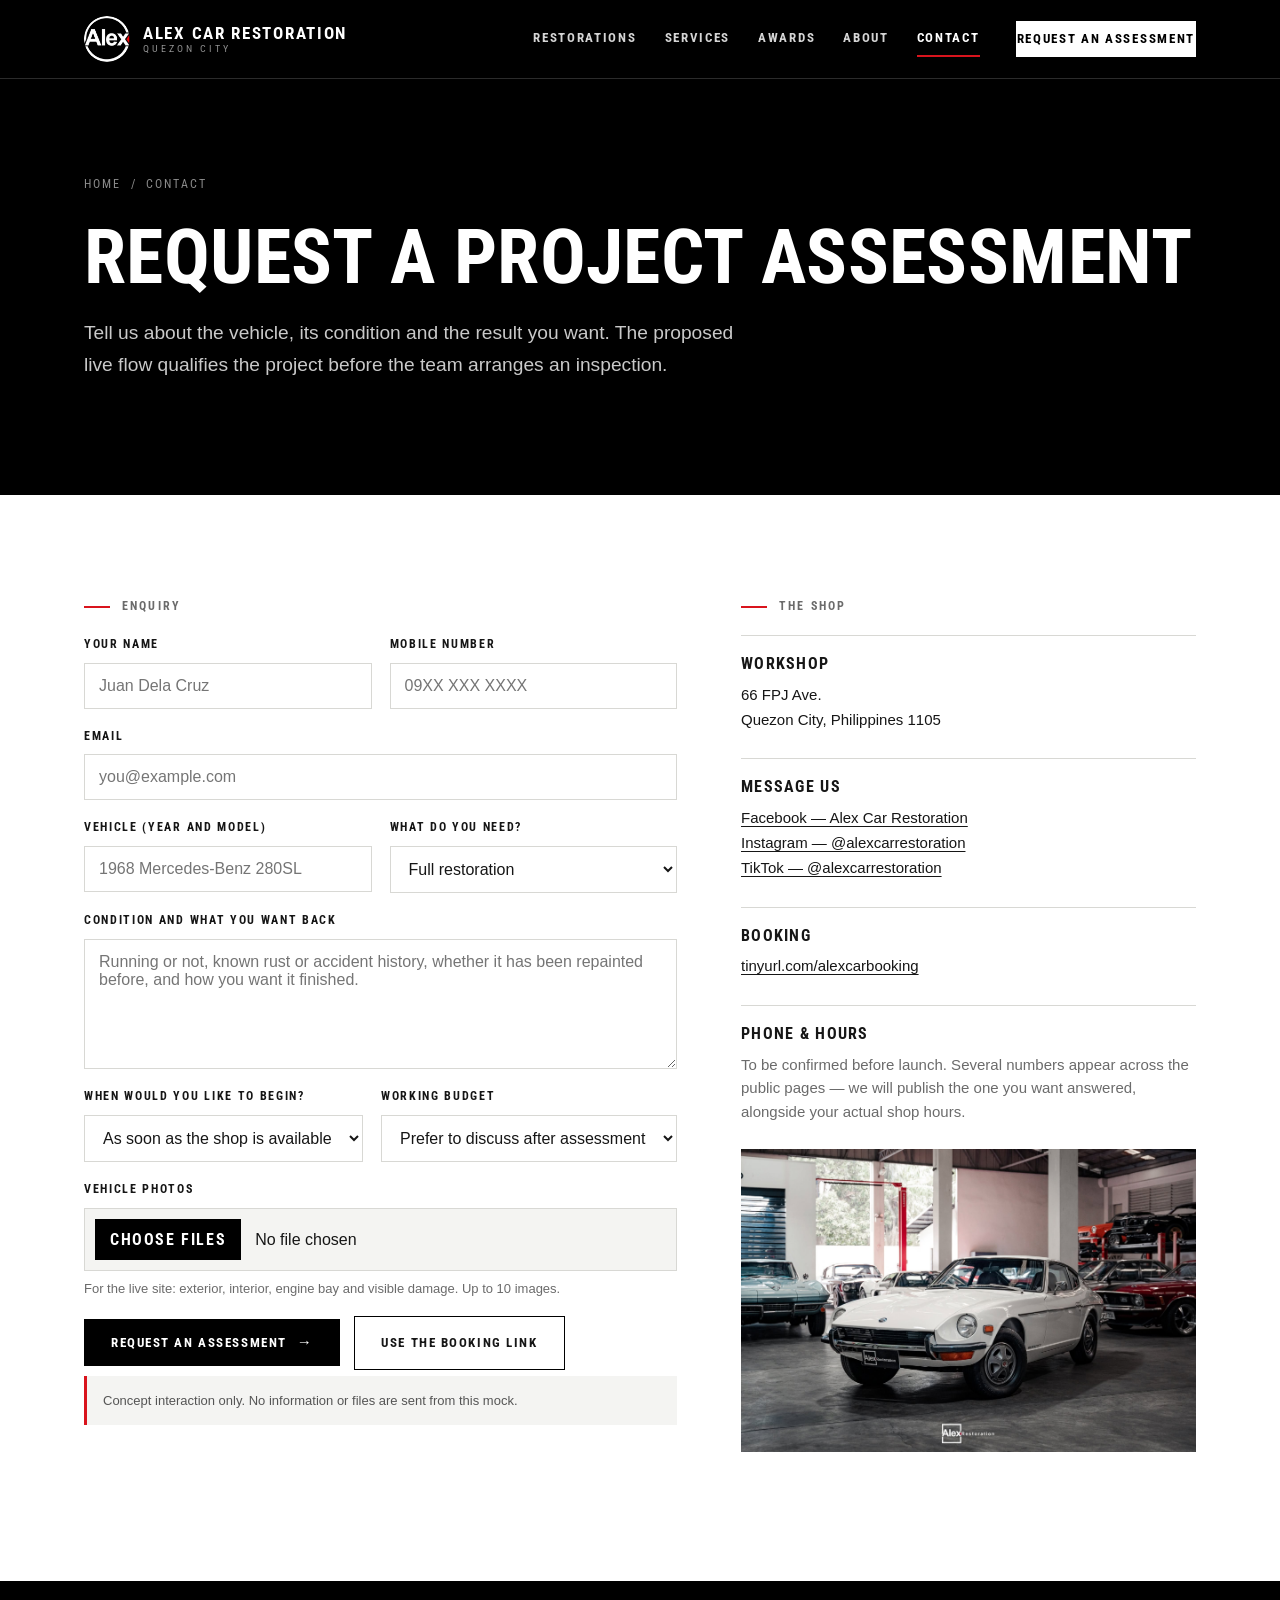
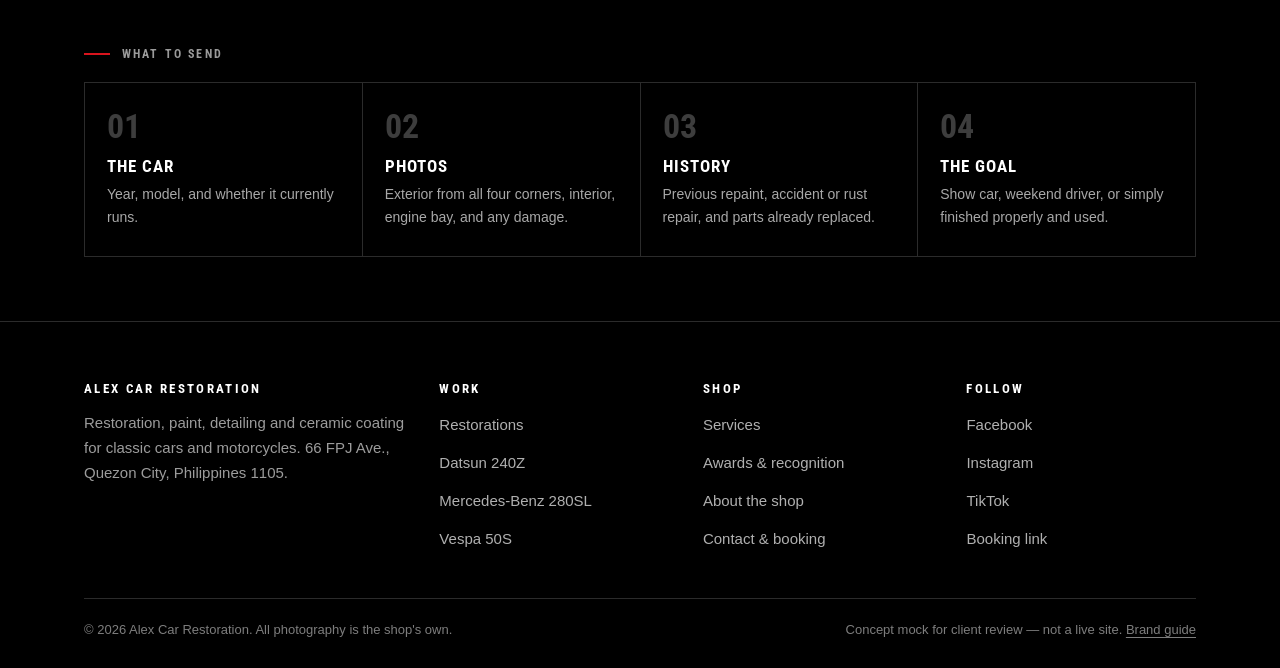
<file: contact.html>
<!doctype html>
<html lang="en">
<head>
<meta charset="utf-8">
<meta name="viewport" content="width=device-width, initial-scale=1">
<title>Project Assessment — Alex Car Restoration</title>
<meta name="description" content="Request an initial restoration, detailing or ceramic coating assessment from Alex Car Restoration, Quezon City.">
<meta name="robots" content="noindex">
<link rel="icon" href="img/alex-circular-mark.jpg">
<link rel="preconnect" href="https://fonts.googleapis.com">
<link rel="preconnect" href="https://fonts.gstatic.com" crossorigin>
<link href="https://fonts.googleapis.com/css2?family=Roboto+Condensed:wght@500;700&display=swap" rel="stylesheet">
<link rel="stylesheet" href="styles.css">
</head>
<body>
<a class="skip" href="#main">Skip to content</a>
<header class="site-header">
  <div class="wrap header-inner">
    <a class="lockup" href="index.html">
      <img src="img/alex-circular-mark.jpg" alt="Alex Car Restoration">
      <span class="lockup-text">
        <span class="lockup-name">Alex Car Restoration</span>
        <span class="lockup-sub">Quezon City</span>
      </span>
    </a>
    <button class="menu-toggle" type="button" aria-expanded="false" aria-controls="nav">Menu</button>
    <nav class="nav" id="nav" aria-label="Main">
        <a href="restorations.html">Restorations</a>
        <a href="services.html">Services</a>
        <a href="awards.html">Awards</a>
        <a href="about.html">About</a>
        <a href="contact.html" aria-current="page">Contact</a>
      <a class="btn btn--light btn--sm nav-cta" href="contact.html">Request an assessment</a>
    </nav>
  </div>
</header>
<main id="main">

<section class="page-head">
  <div class="wrap">
    <p class="crumbs"><a href="index.html">Home</a> &nbsp;/&nbsp; Contact</p>
    <h1>Request a project assessment</h1>
    <p class="lede">Tell us about the vehicle, its condition and the result you want. The proposed live flow qualifies the project before the team arranges an inspection.</p>
  </div>
</section>

<section>
  <div class="wrap">
    <div class="contact-grid">
      <div class="reveal">
        <p class="label">Enquiry</p>
        <form data-demo-form>
          <div data-demo-fields>
          <div class="row-2">
            <div class="field">
              <label for="name">Your name</label>
              <input id="name" name="name" type="text" autocomplete="name" placeholder="Juan Dela Cruz" required>
            </div>
            <div class="field">
              <label for="phone">Mobile number</label>
              <input id="phone" name="phone" type="tel" autocomplete="tel" placeholder="09XX XXX XXXX" required>
            </div>
          </div>
          <div class="field">
            <label for="email">Email</label>
            <input id="email" name="email" type="email" autocomplete="email" placeholder="you@example.com" required>
          </div>
          <div class="row-2">
            <div class="field">
              <label for="vehicle">Vehicle (year and model)</label>
              <input id="vehicle" name="vehicle" type="text" placeholder="1968 Mercedes-Benz 280SL" required>
            </div>
            <div class="field">
              <label for="service">What do you need?</label>
              <select id="service" name="service">
                <option>Full restoration</option>
                <option>Body &amp; paint</option>
                <option>Detailing &amp; paint correction</option>
                <option>Ceramic coating</option>
                <option>PPF removal</option>
                <option>Not sure yet</option>
              </select>
            </div>
          </div>
          <div class="field">
            <label for="message">Condition and what you want back</label>
            <textarea id="message" name="message" placeholder="Running or not, known rust or accident history, whether it has been repainted before, and how you want it finished." required></textarea>
          </div>
          <div class="row-2">
            <div class="field">
              <label for="timing">When would you like to begin?</label>
              <select id="timing" name="timing">
                <option>As soon as the shop is available</option>
                <option>Within 3 months</option>
                <option>Within 6 months</option>
                <option>Still planning</option>
              </select>
            </div>
            <div class="field">
              <label for="budget">Working budget</label>
              <select id="budget" name="budget">
                <option>Prefer to discuss after assessment</option>
                <option>Under PHP 250,000</option>
                <option>PHP 250,000–500,000</option>
                <option>PHP 500,000–1,000,000</option>
                <option>PHP 1,000,000+</option>
              </select>
            </div>
          </div>
          <div class="field file-field">
            <label for="photos">Vehicle photos</label>
            <input id="photos" name="photos" type="file" accept="image/*" multiple>
            <span class="field-hint">For the live site: exterior, interior, engine bay and visible damage. Up to 10 images.</span>
          </div>
          <div class="btn-row">
            <button class="btn" type="submit">Request an assessment <span class="arrow">&rarr;</span></button>
            <a class="btn btn--ghost" href="https://tinyurl.com/alexcarbooking" target="_blank" rel="noopener">Use the booking link</a>
          </div>
          <p class="form-note">Concept interaction only. No information or files are sent from this mock.</p>
          </div>
          <div class="form-success" data-demo-success tabindex="-1" hidden>
            <span class="service-no">Enquiry preview</span>
            <h2>Thank you. The shop has what it needs to assess the project.</h2>
            <p>On the live site, the team would receive the vehicle details and photos, then reply with initial questions or arrange an inspection.</p>
            <p class="note">This is the proposed confirmation state. No information was transmitted.</p>
            <a class="btn btn--ghost" href="contact.html">Start over</a>
          </div>
        </form>
      </div>

      <div class="reveal">
        <p class="label">The shop</p>
        <div class="info-block">
          <h3>Workshop</h3>
          <p>66 FPJ Ave.<br>Quezon City, Philippines 1105</p>
        </div>
        <div class="info-block">
          <h3>Message us</h3>
          <p><a href="https://www.facebook.com/profile.php?id=100064902093722" target="_blank" rel="noopener">Facebook &mdash; Alex Car Restoration</a><br>
          <a href="https://www.instagram.com/alexcarrestoration/" target="_blank" rel="noopener">Instagram &mdash; @alexcarrestoration</a><br>
          <a href="https://www.tiktok.com/@alexcarrestoration" target="_blank" rel="noopener">TikTok &mdash; @alexcarrestoration</a></p>
        </div>
        <div class="info-block">
          <h3>Booking</h3>
          <p><a href="https://tinyurl.com/alexcarbooking" target="_blank" rel="noopener">tinyurl.com/alexcarbooking</a></p>
        </div>
        <div class="info-block">
          <h3>Phone &amp; hours</h3>
          <p class="note">To be confirmed before launch. Several numbers appear across the public pages &mdash; we will publish the one you want answered, alongside your actual shop hours.</p>
        </div>
        <div class="info-block" style="border-top:none;padding-top:0">
          <img src="img/datsun-240z-workshop-hero.jpg" alt="The Alex Car Restoration workshop with classic cars">
        </div>
      </div>
    </div>
  </div>
</section>

<section class="section--dark section--tight">
  <div class="wrap">
    <p class="label on-dark">What to send</p>
    <div class="steps steps--four reveal">
      <div class="step"><div class="step-no">01</div><h3>The car</h3><p>Year, model, and whether it currently runs.</p></div>
      <div class="step"><div class="step-no">02</div><h3>Photos</h3><p>Exterior from all four corners, interior, engine bay, and any damage.</p></div>
      <div class="step"><div class="step-no">03</div><h3>History</h3><p>Previous repaint, accident or rust repair, and parts already replaced.</p></div>
      <div class="step"><div class="step-no">04</div><h3>The goal</h3><p>Show car, weekend driver, or simply finished properly and used.</p></div>
    </div>
  </div>
</section>

</main>
<footer class="site-footer">
  <div class="wrap">
    <div class="footer-grid">
      <div>
        <h4>Alex Car Restoration</h4>
        <p>Restoration, paint, detailing and ceramic coating for classic cars and motorcycles. 66 FPJ Ave., Quezon City, Philippines 1105.</p>
      </div>
      <div>
        <h4>Work</h4>
        <ul>
          <li><a href="restorations.html">Restorations</a></li>
          <li><a href="project-datsun-240z.html">Datsun 240Z</a></li>
          <li><a href="project-mercedes-280sl.html">Mercedes-Benz 280SL</a></li>
          <li><a href="project-vespa-50s.html">Vespa 50S</a></li>
        </ul>
      </div>
      <div>
        <h4>Shop</h4>
        <ul>
          <li><a href="services.html">Services</a></li>
          <li><a href="awards.html">Awards &amp; recognition</a></li>
          <li><a href="about.html">About the shop</a></li>
          <li><a href="contact.html">Contact &amp; booking</a></li>
        </ul>
      </div>
      <div>
        <h4>Follow</h4>
        <ul>
          <li><a href="https://www.facebook.com/profile.php?id=100064902093722" target="_blank" rel="noopener">Facebook</a></li>
          <li><a href="https://www.instagram.com/alexcarrestoration/" target="_blank" rel="noopener">Instagram</a></li>
          <li><a href="https://www.tiktok.com/@alexcarrestoration" target="_blank" rel="noopener">TikTok</a></li>
          <li><a href="https://tinyurl.com/alexcarbooking" target="_blank" rel="noopener">Booking link</a></li>
        </ul>
      </div>
    </div>
    <div class="footer-bottom">
      <span>&copy; 2026 Alex Car Restoration. All photography is the shop's own.</span>
      <span>Concept mock for client review &mdash; not a live site. <a href="brand/alex-car-restoration-brand-book.html">Brand guide</a></span>
    </div>
  </div>
</footer>
<script src="site.js"></script>
</body>
</html>
</file>
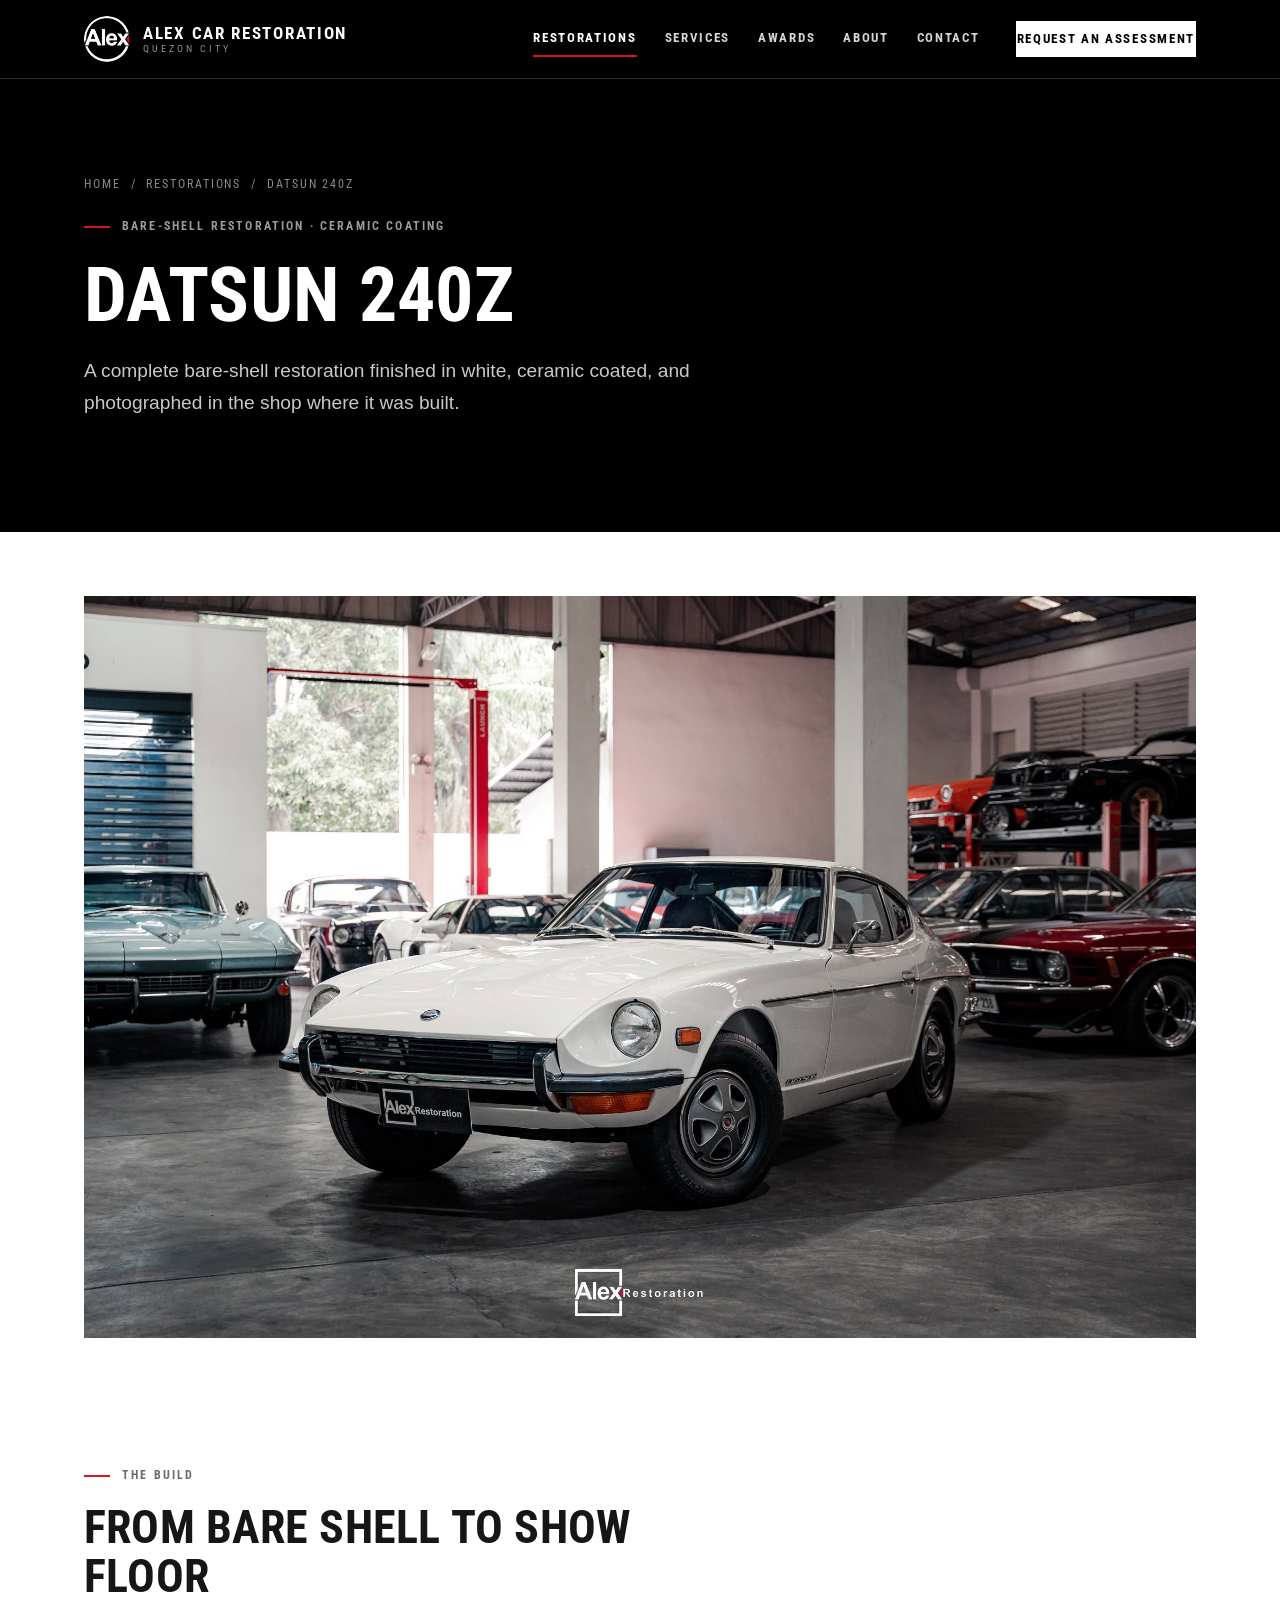
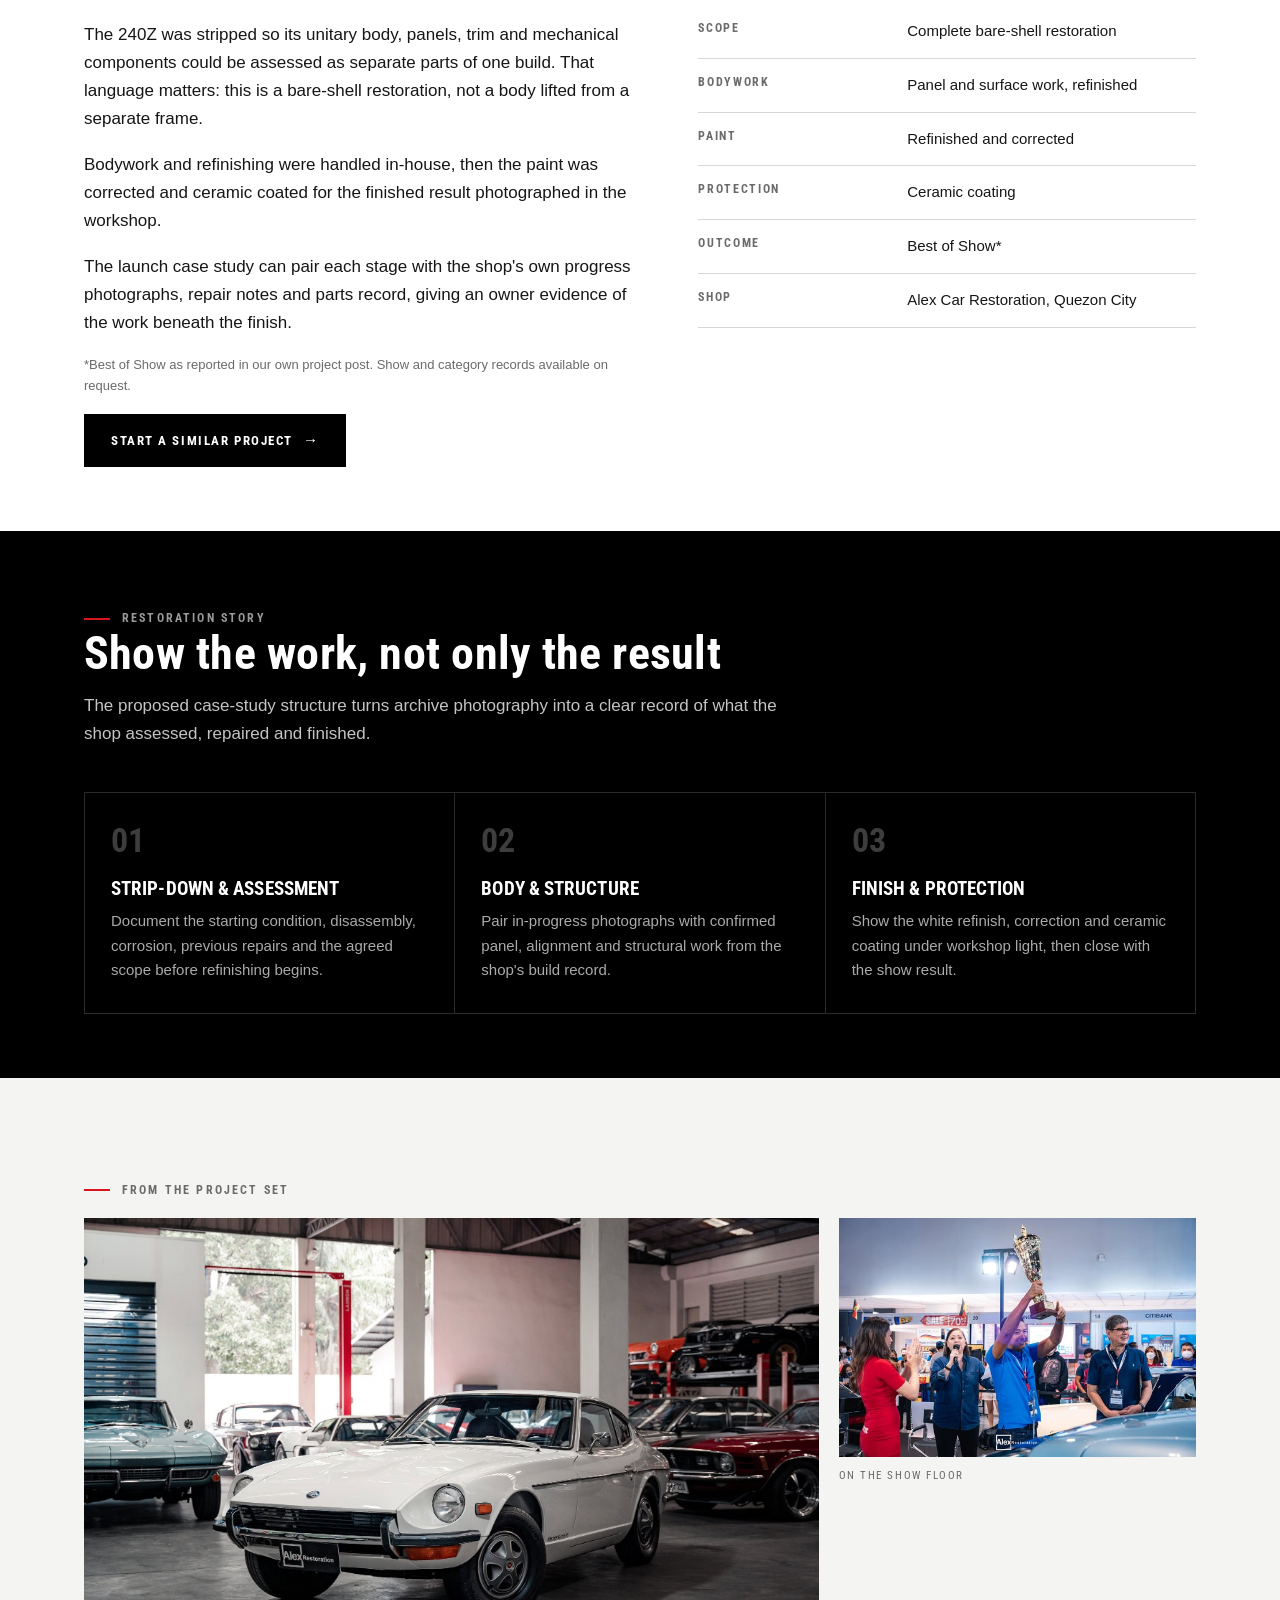
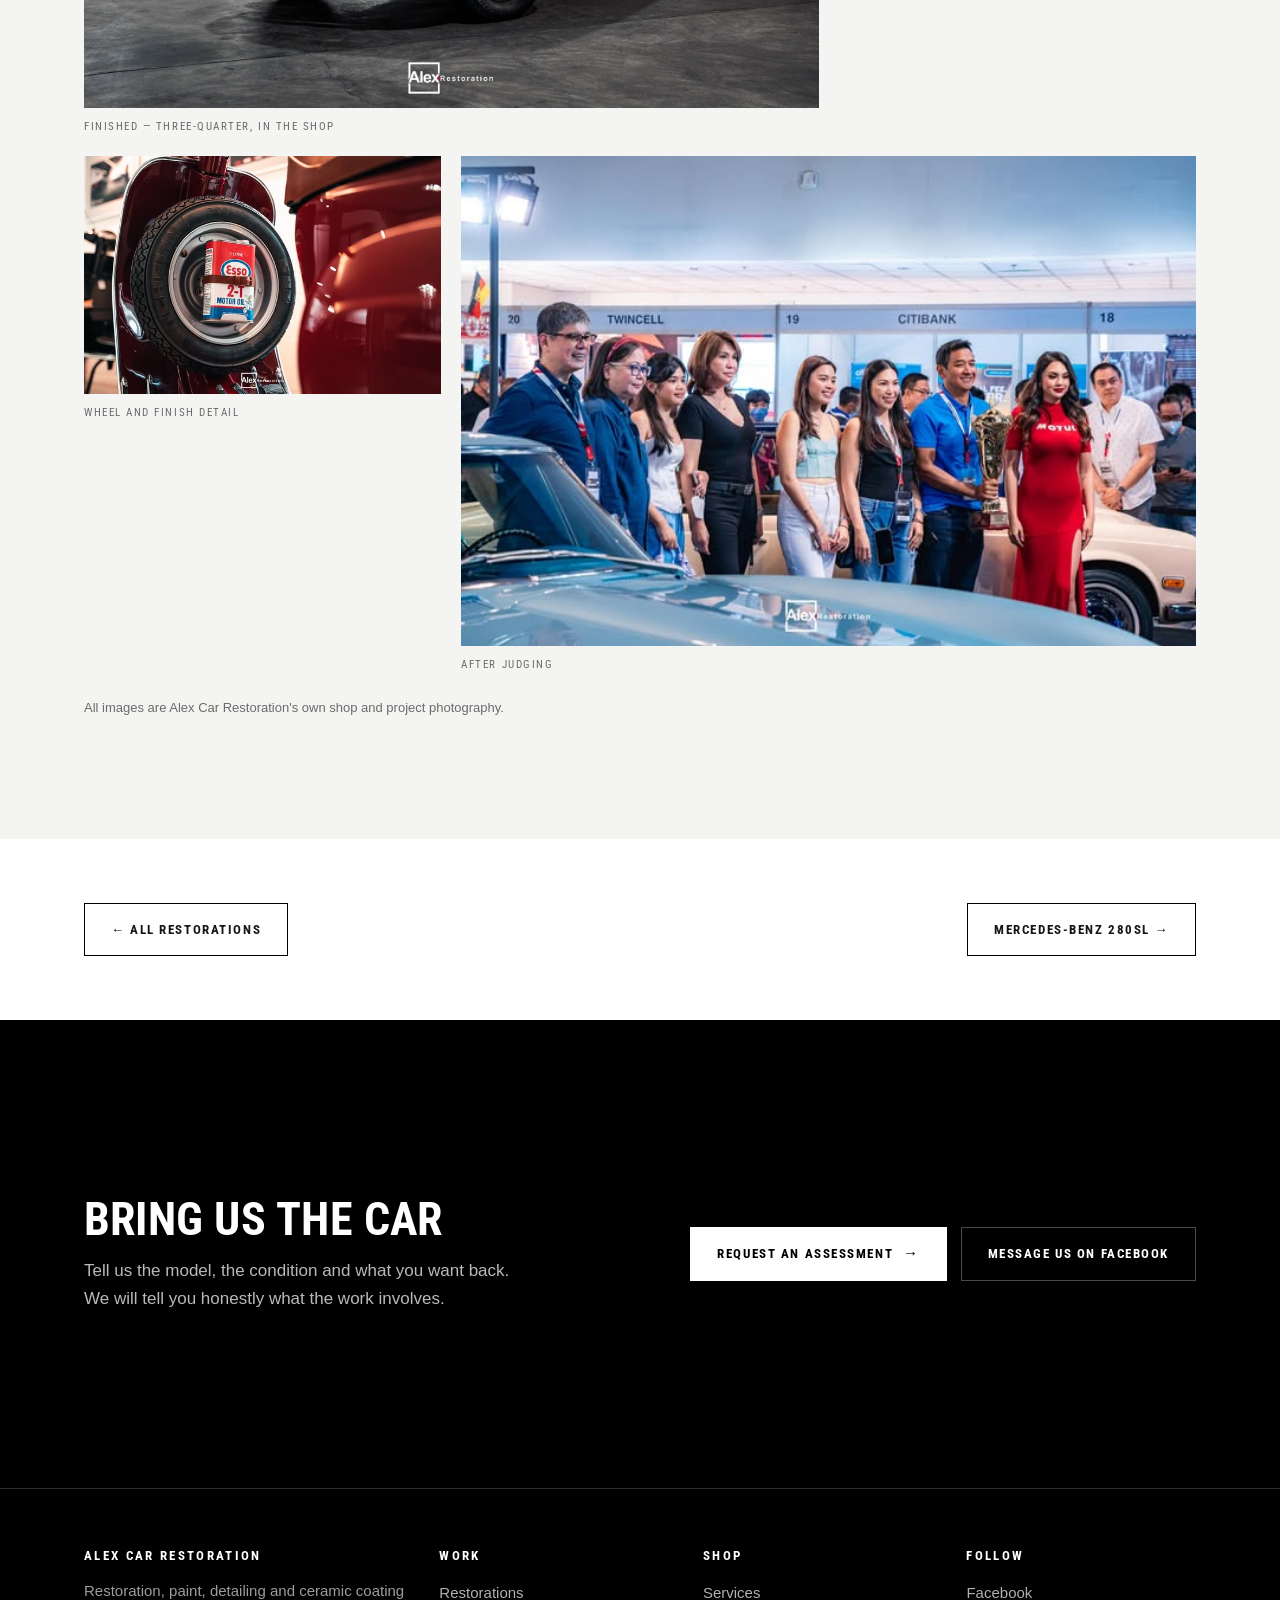
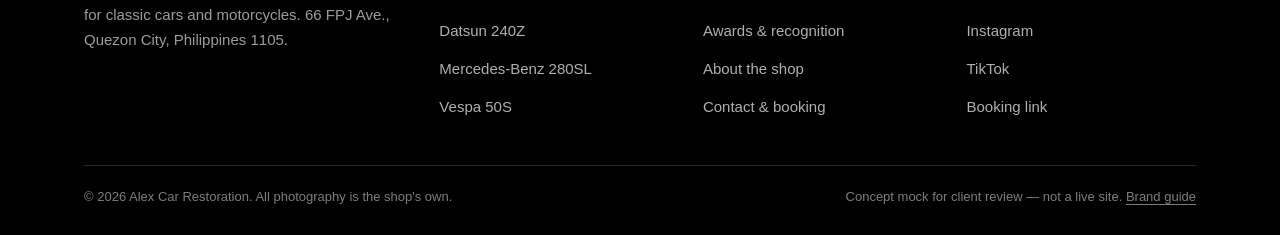
<file: project-datsun-240z.html>
<!doctype html>
<html lang="en">
<head>
<meta charset="utf-8">
<meta name="viewport" content="width=device-width, initial-scale=1">
<title>Datsun 240Z — Alex Car Restoration</title>
<meta name="description" content="A complete bare-shell Datsun 240Z restoration finished in white, ceramic coated, and photographed in the shop where it was built.">
<meta name="robots" content="noindex">
<link rel="icon" href="img/alex-circular-mark.jpg">
<link rel="preconnect" href="https://fonts.googleapis.com">
<link rel="preconnect" href="https://fonts.gstatic.com" crossorigin>
<link href="https://fonts.googleapis.com/css2?family=Roboto+Condensed:wght@500;700&display=swap" rel="stylesheet">
<link rel="stylesheet" href="styles.css">
</head>
<body>
<a class="skip" href="#main">Skip to content</a>
<header class="site-header">
  <div class="wrap header-inner">
    <a class="lockup" href="index.html">
      <img src="img/alex-circular-mark.jpg" alt="Alex Car Restoration">
      <span class="lockup-text">
        <span class="lockup-name">Alex Car Restoration</span>
        <span class="lockup-sub">Quezon City</span>
      </span>
    </a>
    <button class="menu-toggle" type="button" aria-expanded="false" aria-controls="nav">Menu</button>
    <nav class="nav" id="nav" aria-label="Main">
        <a href="restorations.html" aria-current="page">Restorations</a>
        <a href="services.html">Services</a>
        <a href="awards.html">Awards</a>
        <a href="about.html">About</a>
        <a href="contact.html">Contact</a>
      <a class="btn btn--light btn--sm nav-cta" href="contact.html">Request an assessment</a>
    </nav>
  </div>
</header>
<main id="main">

<section class="page-head">
  <div class="wrap">
    <p class="crumbs"><a href="index.html">Home</a> &nbsp;/&nbsp; <a href="restorations.html">Restorations</a> &nbsp;/&nbsp; Datsun 240Z</p>
    <p class="label on-dark">Bare-shell restoration &middot; Ceramic coating</p>
    <h1>Datsun 240Z</h1>
    <p class="lede">A complete bare-shell restoration finished in white, ceramic coated, and photographed in the shop where it was built.</p>
  </div>
</section>

<section class="section--tight">
  <div class="wrap">
    <img src="img/datsun-240z-workshop-hero.jpg" alt="Finished white Datsun 240Z photographed three-quarter in the Alex Car Restoration workshop" class="reveal">
  </div>
</section>

<section class="section--tight">
  <div class="wrap">
    <div class="split reveal">
      <div class="split-copy">
        <p class="label">The build</p>
        <h2>From bare shell to show floor</h2>
        <p>The 240Z was stripped so its unitary body, panels, trim and mechanical components could be assessed as separate parts of one build. That language matters: this is a bare-shell restoration, not a body lifted from a separate frame.</p>
        <p>Bodywork and refinishing were handled in-house, then the paint was corrected and ceramic coated for the finished result photographed in the workshop.</p>
        <p>The launch case study can pair each stage with the shop's own progress photographs, repair notes and parts record, giving an owner evidence of the work beneath the finish.</p>
        <p class="note">*Best of Show as reported in our own project post. Show and category records available on request.</p>
        <div class="btn-row">
          <a class="btn" href="contact.html">Start a similar project <span class="arrow">&rarr;</span></a>
        </div>
      </div>
      <div>
        <table class="spec">
        <tr><th>Scope</th><td>Complete bare-shell restoration</td></tr>
        <tr><th>Bodywork</th><td>Panel and surface work, refinished</td></tr>
        <tr><th>Paint</th><td>Refinished and corrected</td></tr>
        <tr><th>Protection</th><td>Ceramic coating</td></tr>
        <tr><th>Outcome</th><td>Best of Show*</td></tr>
        <tr><th>Shop</th><td>Alex Car Restoration, Quezon City</td></tr>
        </table>
      </div>
    </div>
  </div>
</section>

<section id="story" class="section--dark section--tight">
  <div class="wrap">
    <div class="section-head reveal">
      <div>
        <p class="label on-dark">Restoration story</p>
        <h2>Show the work, not only the result</h2>
        <p>The proposed case-study structure turns archive photography into a clear record of what the shop assessed, repaired and finished.</p>
      </div>
    </div>
    <div class="build-story reveal">
      <article class="story-stage">
        <span class="step-no">01</span>
        <h3>Strip-down &amp; assessment</h3>
        <p>Document the starting condition, disassembly, corrosion, previous repairs and the agreed scope before refinishing begins.</p>
      </article>
      <article class="story-stage">
        <span class="step-no">02</span>
        <h3>Body &amp; structure</h3>
        <p>Pair in-progress photographs with confirmed panel, alignment and structural work from the shop's build record.</p>
      </article>
      <article class="story-stage">
        <span class="step-no">03</span>
        <h3>Finish &amp; protection</h3>
        <p>Show the white refinish, correction and ceramic coating under workshop light, then close with the show result.</p>
      </article>
    </div>
  </div>
</section>

<section class="section--soft">
  <div class="wrap">
    <p class="label reveal">From the project set</p>
    <div class="gallery reveal">
      <figure class="wide"><img src="img/datsun-240z-workshop-hero.jpg" alt="Datsun 240Z finished, three-quarter view"><figcaption>Finished &mdash; three-quarter, in the shop</figcaption></figure>
      <figure><img src="img/award-trophy-lift.jpg" alt="Trophy raised above a car at a show"><figcaption>On the show floor</figcaption></figure>
      <figure><img src="img/vespa-spare-wheel-detail.jpg" alt="Detail of a restored wheel assembly"><figcaption>Wheel and finish detail</figcaption></figure>
      <figure class="wide"><img src="img/award-team.jpg" alt="Team with trophies beside a classic car"><figcaption>After judging</figcaption></figure>
    </div>
    <p class="note reveal" style="margin-top:24px">All images are Alex Car Restoration's own shop and project photography.</p>
  </div>
</section>

<section class="section--tight">
  <div class="wrap btn-row" style="justify-content:space-between">
    <a class="btn btn--ghost" href="restorations.html">&larr; All restorations</a>
    <a class="btn btn--ghost" href="project-mercedes-280sl.html">Mercedes-Benz 280SL &rarr;</a>
  </div>
</section>

<section class="cta-band">
  <div class="wrap">
    <div>
      <h2>Bring us the car</h2>
      <p>Tell us the model, the condition and what you want back. We will tell you honestly what the work involves.</p>
    </div>
    <div class="btn-row">
      <a class="btn btn--light" href="contact.html">Request an assessment <span class="arrow">&rarr;</span></a>
      <a class="btn btn--outline-light" href="https://www.facebook.com/profile.php?id=100064902093722" target="_blank" rel="noopener">Message us on Facebook</a>
    </div>
  </div>
</section>
</main>
<footer class="site-footer">
  <div class="wrap">
    <div class="footer-grid">
      <div>
        <h4>Alex Car Restoration</h4>
        <p>Restoration, paint, detailing and ceramic coating for classic cars and motorcycles. 66 FPJ Ave., Quezon City, Philippines 1105.</p>
      </div>
      <div>
        <h4>Work</h4>
        <ul>
          <li><a href="restorations.html">Restorations</a></li>
          <li><a href="project-datsun-240z.html">Datsun 240Z</a></li>
          <li><a href="project-mercedes-280sl.html">Mercedes-Benz 280SL</a></li>
          <li><a href="project-vespa-50s.html">Vespa 50S</a></li>
        </ul>
      </div>
      <div>
        <h4>Shop</h4>
        <ul>
          <li><a href="services.html">Services</a></li>
          <li><a href="awards.html">Awards &amp; recognition</a></li>
          <li><a href="about.html">About the shop</a></li>
          <li><a href="contact.html">Contact &amp; booking</a></li>
        </ul>
      </div>
      <div>
        <h4>Follow</h4>
        <ul>
          <li><a href="https://www.facebook.com/profile.php?id=100064902093722" target="_blank" rel="noopener">Facebook</a></li>
          <li><a href="https://www.instagram.com/alexcarrestoration/" target="_blank" rel="noopener">Instagram</a></li>
          <li><a href="https://www.tiktok.com/@alexcarrestoration" target="_blank" rel="noopener">TikTok</a></li>
          <li><a href="https://tinyurl.com/alexcarbooking" target="_blank" rel="noopener">Booking link</a></li>
        </ul>
      </div>
    </div>
    <div class="footer-bottom">
      <span>&copy; 2026 Alex Car Restoration. All photography is the shop's own.</span>
      <span>Concept mock for client review &mdash; not a live site. <a href="brand/alex-car-restoration-brand-book.html">Brand guide</a></span>
    </div>
  </div>
</footer>
<script src="site.js"></script>
</body>
</html>
</file>
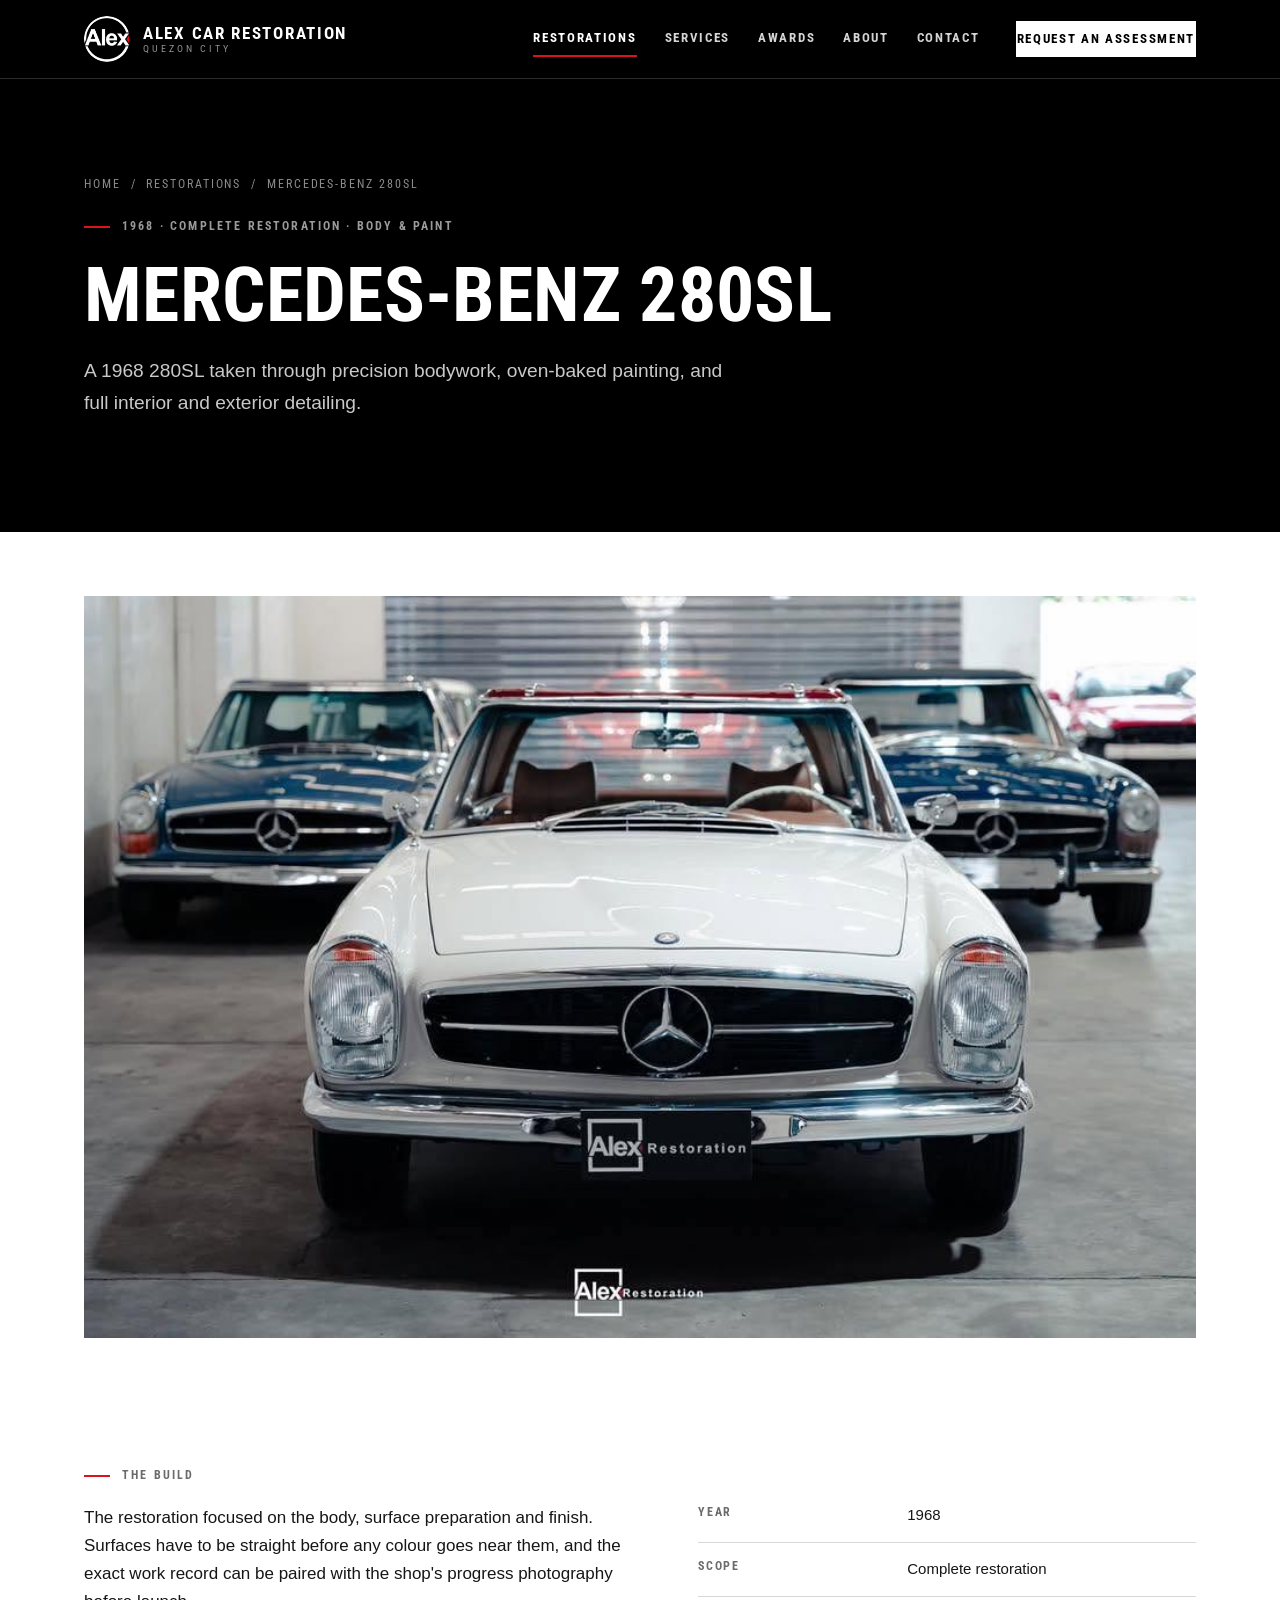
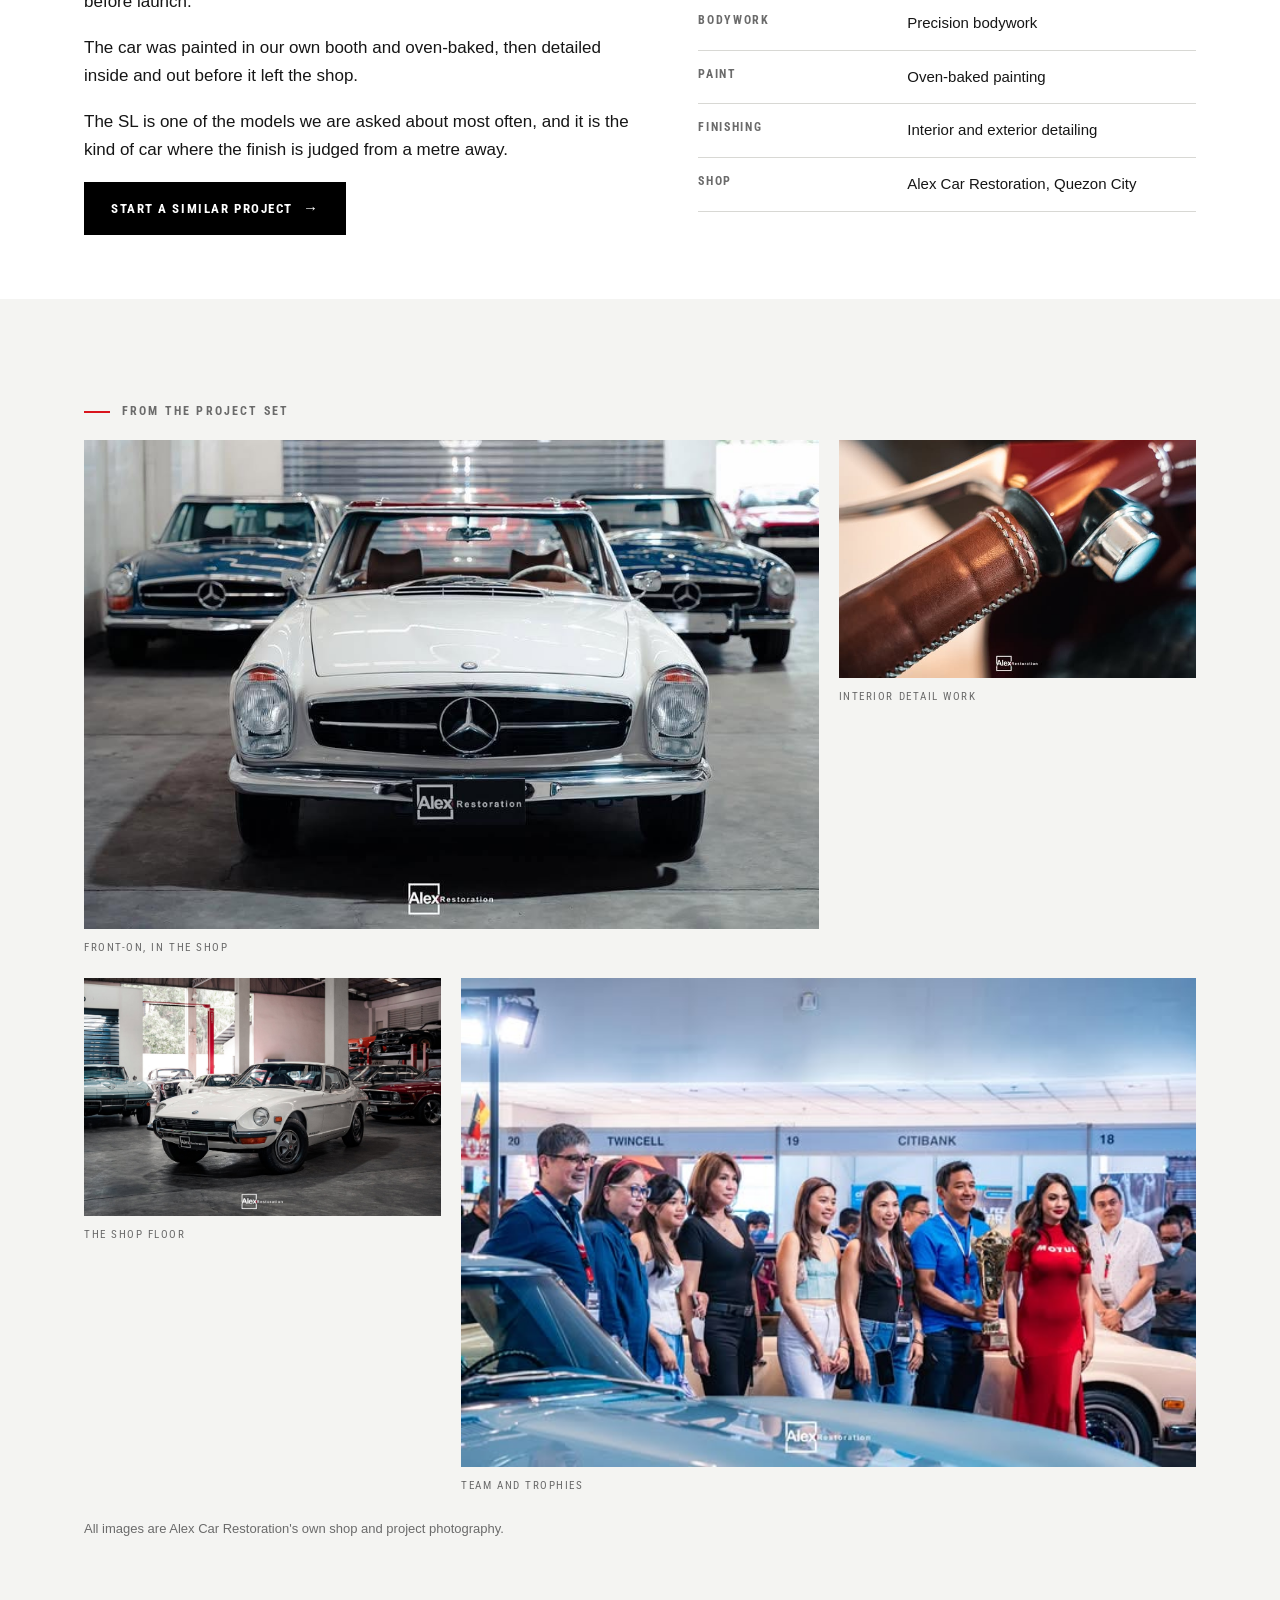
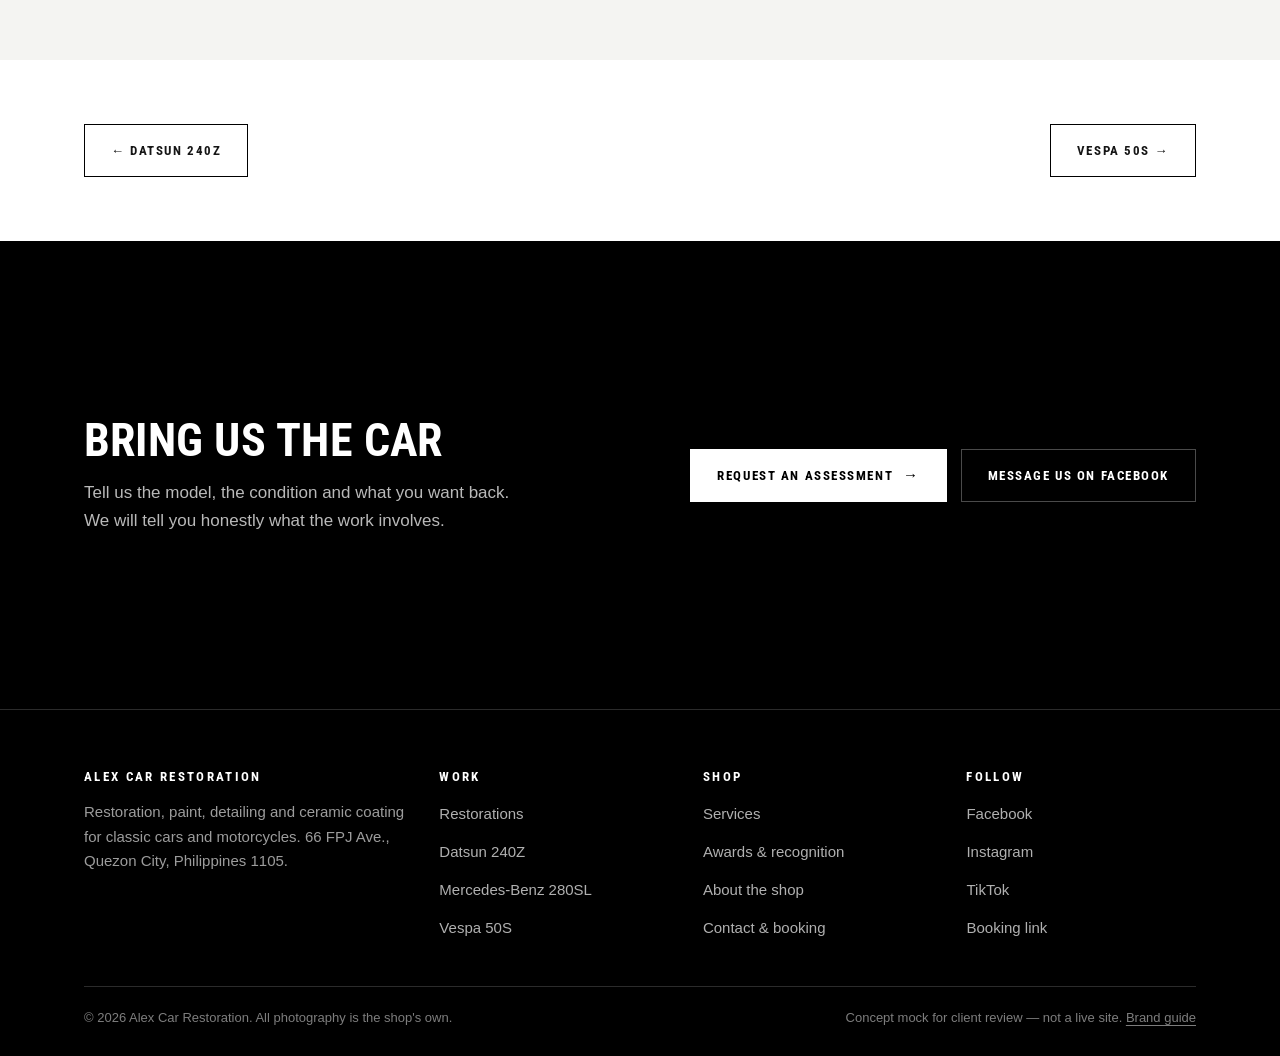
<file: project-mercedes-280sl.html>
<!doctype html>
<html lang="en">
<head>
<meta charset="utf-8">
<meta name="viewport" content="width=device-width, initial-scale=1">
<title>Mercedes-Benz 280SL — Alex Car Restoration</title>
<meta name="description" content="A 1968 280SL taken through precision bodywork, oven-baked painting, and full interior and exterior detailing.">
<meta name="robots" content="noindex">
<link rel="icon" href="img/alex-circular-mark.jpg">
<link rel="preconnect" href="https://fonts.googleapis.com">
<link rel="preconnect" href="https://fonts.gstatic.com" crossorigin>
<link href="https://fonts.googleapis.com/css2?family=Roboto+Condensed:wght@500;700&display=swap" rel="stylesheet">
<link rel="stylesheet" href="styles.css">
</head>
<body>
<a class="skip" href="#main">Skip to content</a>
<header class="site-header">
  <div class="wrap header-inner">
    <a class="lockup" href="index.html">
      <img src="img/alex-circular-mark.jpg" alt="Alex Car Restoration">
      <span class="lockup-text">
        <span class="lockup-name">Alex Car Restoration</span>
        <span class="lockup-sub">Quezon City</span>
      </span>
    </a>
    <button class="menu-toggle" type="button" aria-expanded="false" aria-controls="nav">Menu</button>
    <nav class="nav" id="nav" aria-label="Main">
        <a href="restorations.html" aria-current="page">Restorations</a>
        <a href="services.html">Services</a>
        <a href="awards.html">Awards</a>
        <a href="about.html">About</a>
        <a href="contact.html">Contact</a>
      <a class="btn btn--light btn--sm nav-cta" href="contact.html">Request an assessment</a>
    </nav>
  </div>
</header>
<main id="main">

<section class="page-head">
  <div class="wrap">
    <p class="crumbs"><a href="index.html">Home</a> &nbsp;/&nbsp; <a href="restorations.html">Restorations</a> &nbsp;/&nbsp; Mercedes-Benz 280SL</p>
    <p class="label on-dark">1968 &middot; Complete restoration &middot; Body &amp; paint</p>
    <h1>Mercedes-Benz 280SL</h1>
    <p class="lede">A 1968 280SL taken through precision bodywork, oven-baked painting, and full interior and exterior detailing.</p>
  </div>
</section>

<section class="section--tight">
  <div class="wrap">
    <img src="img/mercedes-cover.jpg" alt="Classic Mercedes-Benz cars photographed front-on inside the Alex Car Restoration shop" class="reveal">
  </div>
</section>

<section class="section--tight">
  <div class="wrap">
    <div class="split reveal">
      <div class="split-copy">
        <p class="label">The build</p>
        <p>The restoration focused on the body, surface preparation and finish. Surfaces have to be straight before any colour goes near them, and the exact work record can be paired with the shop's progress photography before launch.</p>
        <p>The car was painted in our own booth and oven-baked, then detailed inside and out before it left the shop.</p>
        <p>The SL is one of the models we are asked about most often, and it is the kind of car where the finish is judged from a metre away.</p>
        <div class="btn-row">
          <a class="btn" href="contact.html">Start a similar project <span class="arrow">&rarr;</span></a>
        </div>
      </div>
      <div>
        <table class="spec">
        <tr><th>Year</th><td>1968</td></tr>
        <tr><th>Scope</th><td>Complete restoration</td></tr>
        <tr><th>Bodywork</th><td>Precision bodywork</td></tr>
        <tr><th>Paint</th><td>Oven-baked painting</td></tr>
        <tr><th>Finishing</th><td>Interior and exterior detailing</td></tr>
        <tr><th>Shop</th><td>Alex Car Restoration, Quezon City</td></tr>
        </table>
      </div>
    </div>
  </div>
</section>

<section class="section--soft">
  <div class="wrap">
    <p class="label reveal">From the project set</p>
    <div class="gallery reveal">
      <figure class="wide"><img src="img/mercedes-cover.jpg" alt="Classic Mercedes-Benz cars front-on in the shop"><figcaption>Front-on, in the shop</figcaption></figure>
      <figure><img src="img/vespa-leather-grip-detail.jpg" alt="Close detail of restored leather trim"><figcaption>Interior detail work</figcaption></figure>
      <figure><img src="img/datsun-240z-workshop-hero.jpg" alt="Workshop interior with classic cars"><figcaption>The shop floor</figcaption></figure>
      <figure class="wide"><img src="img/award-team.jpg" alt="Team with trophies"><figcaption>Team and trophies</figcaption></figure>
    </div>
    <p class="note reveal" style="margin-top:24px">All images are Alex Car Restoration's own shop and project photography.</p>
  </div>
</section>

<section class="section--tight">
  <div class="wrap btn-row" style="justify-content:space-between">
    <a class="btn btn--ghost" href="project-datsun-240z.html">&larr; Datsun 240Z</a>
    <a class="btn btn--ghost" href="project-vespa-50s.html">Vespa 50S &rarr;</a>
  </div>
</section>

<section class="cta-band">
  <div class="wrap">
    <div>
      <h2>Bring us the car</h2>
      <p>Tell us the model, the condition and what you want back. We will tell you honestly what the work involves.</p>
    </div>
    <div class="btn-row">
      <a class="btn btn--light" href="contact.html">Request an assessment <span class="arrow">&rarr;</span></a>
      <a class="btn btn--outline-light" href="https://www.facebook.com/profile.php?id=100064902093722" target="_blank" rel="noopener">Message us on Facebook</a>
    </div>
  </div>
</section>
</main>
<footer class="site-footer">
  <div class="wrap">
    <div class="footer-grid">
      <div>
        <h4>Alex Car Restoration</h4>
        <p>Restoration, paint, detailing and ceramic coating for classic cars and motorcycles. 66 FPJ Ave., Quezon City, Philippines 1105.</p>
      </div>
      <div>
        <h4>Work</h4>
        <ul>
          <li><a href="restorations.html">Restorations</a></li>
          <li><a href="project-datsun-240z.html">Datsun 240Z</a></li>
          <li><a href="project-mercedes-280sl.html">Mercedes-Benz 280SL</a></li>
          <li><a href="project-vespa-50s.html">Vespa 50S</a></li>
        </ul>
      </div>
      <div>
        <h4>Shop</h4>
        <ul>
          <li><a href="services.html">Services</a></li>
          <li><a href="awards.html">Awards &amp; recognition</a></li>
          <li><a href="about.html">About the shop</a></li>
          <li><a href="contact.html">Contact &amp; booking</a></li>
        </ul>
      </div>
      <div>
        <h4>Follow</h4>
        <ul>
          <li><a href="https://www.facebook.com/profile.php?id=100064902093722" target="_blank" rel="noopener">Facebook</a></li>
          <li><a href="https://www.instagram.com/alexcarrestoration/" target="_blank" rel="noopener">Instagram</a></li>
          <li><a href="https://www.tiktok.com/@alexcarrestoration" target="_blank" rel="noopener">TikTok</a></li>
          <li><a href="https://tinyurl.com/alexcarbooking" target="_blank" rel="noopener">Booking link</a></li>
        </ul>
      </div>
    </div>
    <div class="footer-bottom">
      <span>&copy; 2026 Alex Car Restoration. All photography is the shop's own.</span>
      <span>Concept mock for client review &mdash; not a live site. <a href="brand/alex-car-restoration-brand-book.html">Brand guide</a></span>
    </div>
  </div>
</footer>
<script src="site.js"></script>
</body>
</html>
</file>
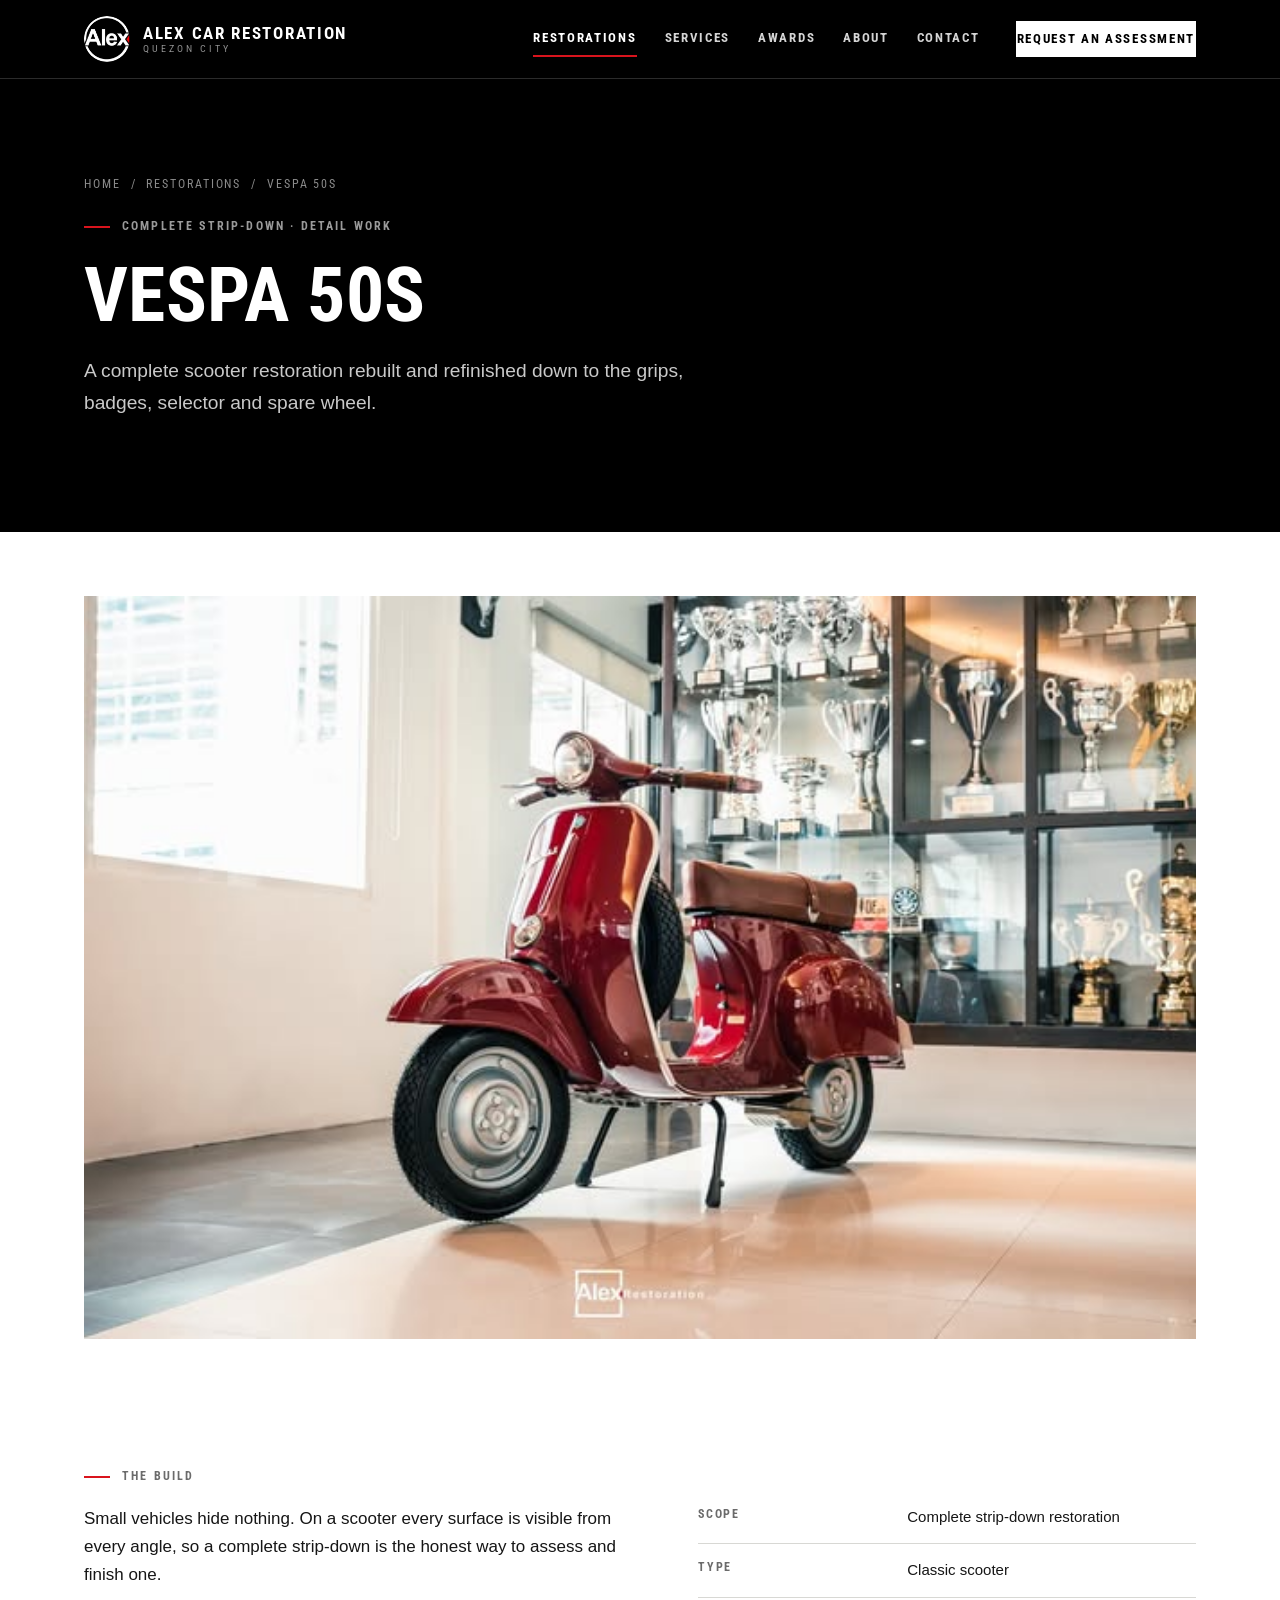
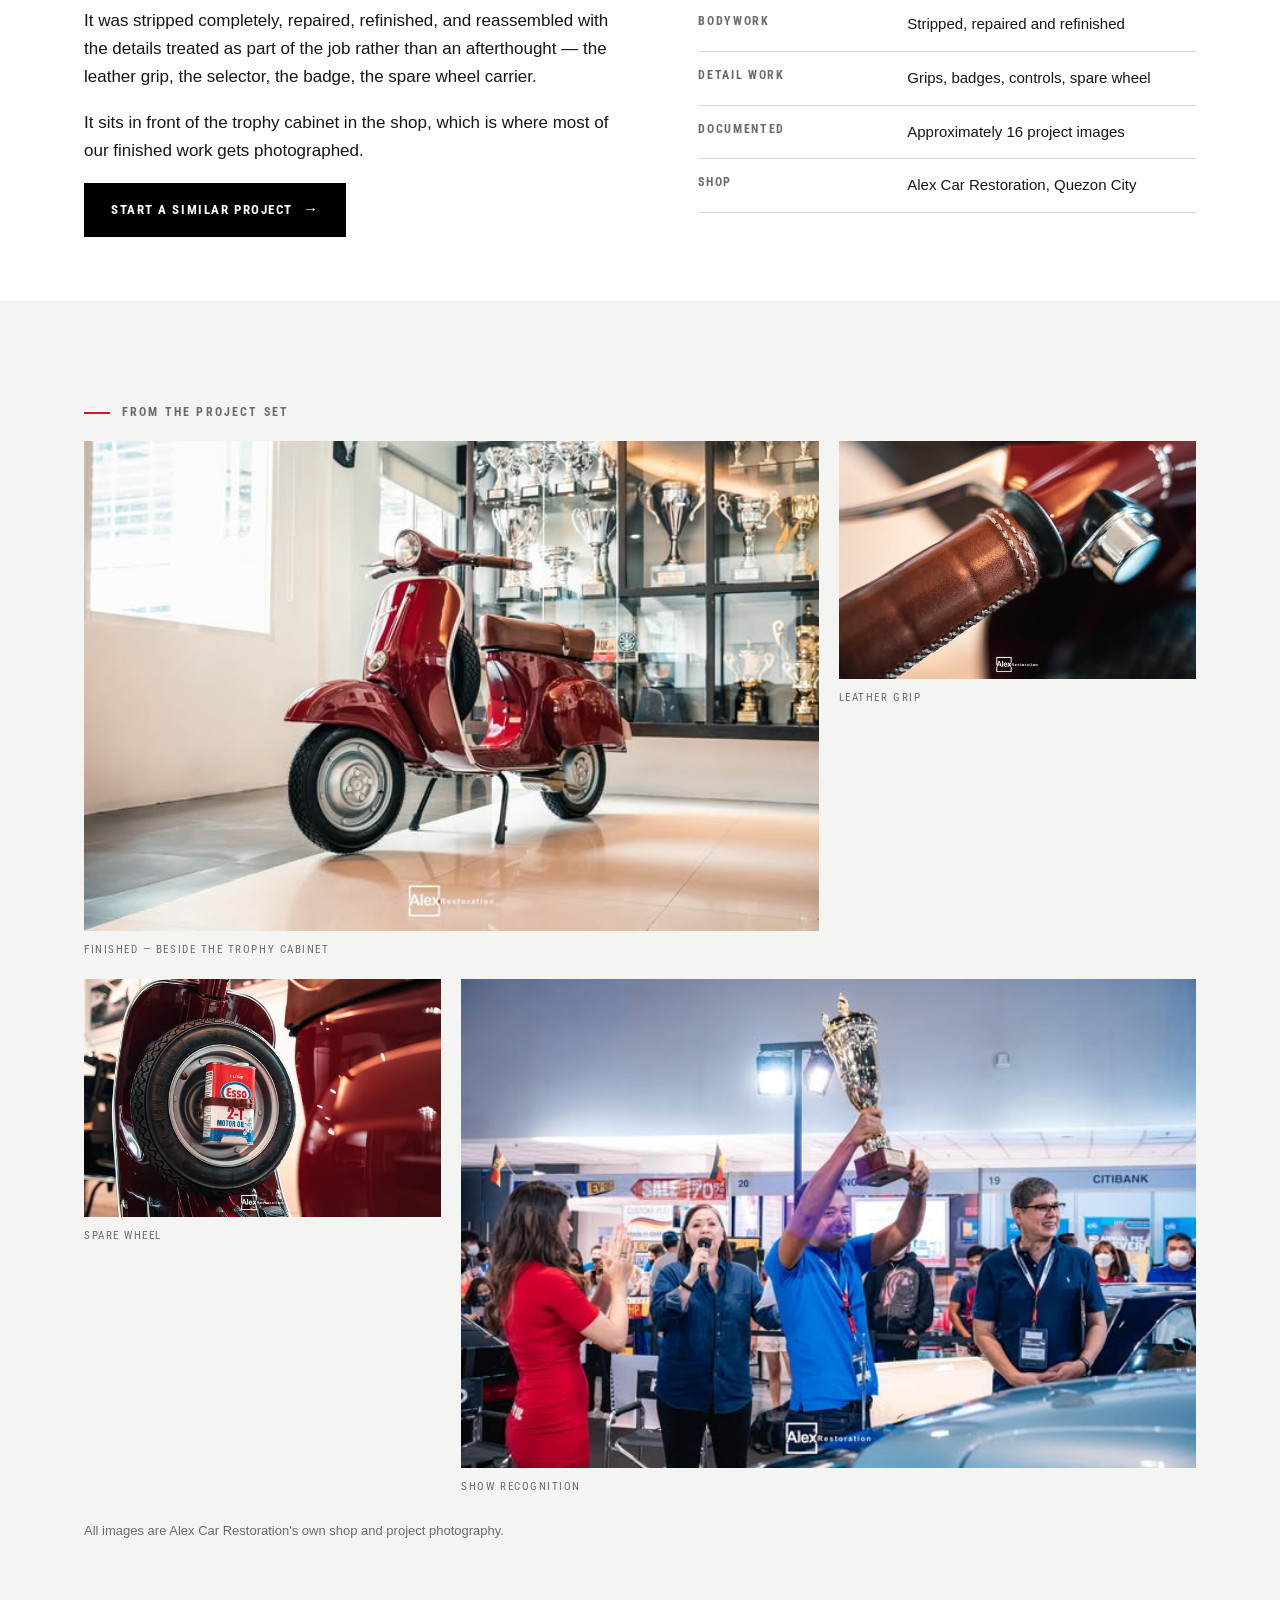
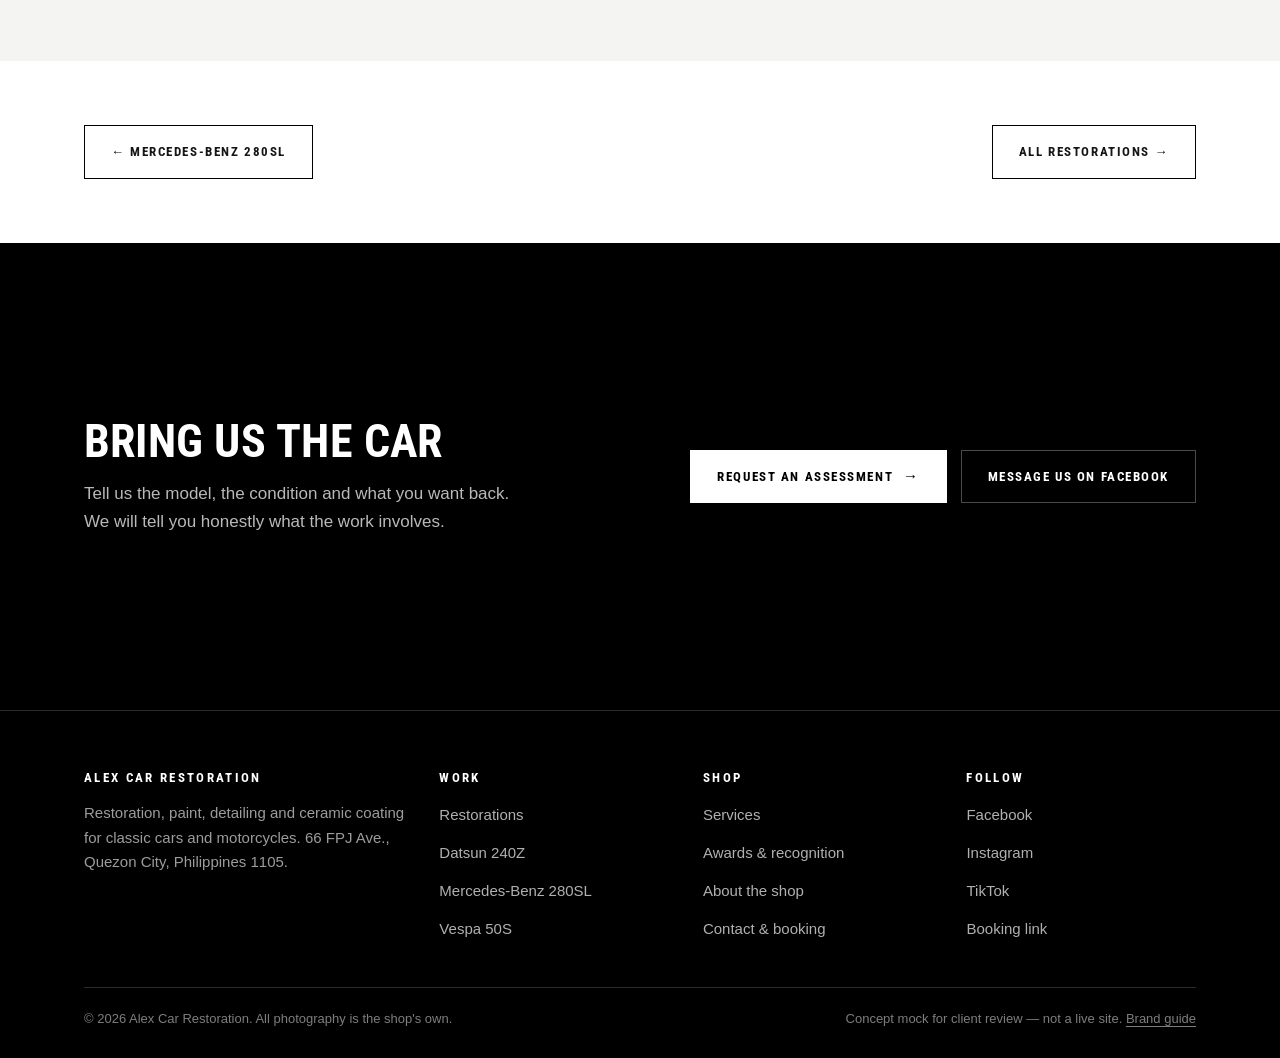
<file: project-vespa-50s.html>
<!doctype html>
<html lang="en">
<head>
<meta charset="utf-8">
<meta name="viewport" content="width=device-width, initial-scale=1">
<title>Vespa 50S — Alex Car Restoration</title>
<meta name="description" content="A complete scooter restoration rebuilt and refinished down to the grips, badges, selector and spare wheel.">
<meta name="robots" content="noindex">
<link rel="icon" href="img/alex-circular-mark.jpg">
<link rel="preconnect" href="https://fonts.googleapis.com">
<link rel="preconnect" href="https://fonts.gstatic.com" crossorigin>
<link href="https://fonts.googleapis.com/css2?family=Roboto+Condensed:wght@500;700&display=swap" rel="stylesheet">
<link rel="stylesheet" href="styles.css">
</head>
<body>
<a class="skip" href="#main">Skip to content</a>
<header class="site-header">
  <div class="wrap header-inner">
    <a class="lockup" href="index.html">
      <img src="img/alex-circular-mark.jpg" alt="Alex Car Restoration">
      <span class="lockup-text">
        <span class="lockup-name">Alex Car Restoration</span>
        <span class="lockup-sub">Quezon City</span>
      </span>
    </a>
    <button class="menu-toggle" type="button" aria-expanded="false" aria-controls="nav">Menu</button>
    <nav class="nav" id="nav" aria-label="Main">
        <a href="restorations.html" aria-current="page">Restorations</a>
        <a href="services.html">Services</a>
        <a href="awards.html">Awards</a>
        <a href="about.html">About</a>
        <a href="contact.html">Contact</a>
      <a class="btn btn--light btn--sm nav-cta" href="contact.html">Request an assessment</a>
    </nav>
  </div>
</header>
<main id="main">

<section class="page-head">
  <div class="wrap">
    <p class="crumbs"><a href="index.html">Home</a> &nbsp;/&nbsp; <a href="restorations.html">Restorations</a> &nbsp;/&nbsp; Vespa 50S</p>
    <p class="label on-dark">Complete strip-down &middot; Detail work</p>
    <h1>Vespa 50S</h1>
    <p class="lede">A complete scooter restoration rebuilt and refinished down to the grips, badges, selector and spare wheel.</p>
  </div>
</section>

<section class="section--tight">
  <div class="wrap">
    <img src="img/vespa-50s-finished.jpg" alt="Finished burgundy Vespa 50S photographed beside the trophy cabinet" class="reveal">
  </div>
</section>

<section class="section--tight">
  <div class="wrap">
    <div class="split reveal">
      <div class="split-copy">
        <p class="label">The build</p>
        <p>Small vehicles hide nothing. On a scooter every surface is visible from every angle, so a complete strip-down is the honest way to assess and finish one.</p>
        <p>It was stripped completely, repaired, refinished, and reassembled with the details treated as part of the job rather than an afterthought &mdash; the leather grip, the selector, the badge, the spare wheel carrier.</p>
        <p>It sits in front of the trophy cabinet in the shop, which is where most of our finished work gets photographed.</p>
        <div class="btn-row">
          <a class="btn" href="contact.html">Start a similar project <span class="arrow">&rarr;</span></a>
        </div>
      </div>
      <div>
        <table class="spec">
        <tr><th>Scope</th><td>Complete strip-down restoration</td></tr>
        <tr><th>Type</th><td>Classic scooter</td></tr>
        <tr><th>Bodywork</th><td>Stripped, repaired and refinished</td></tr>
        <tr><th>Detail work</th><td>Grips, badges, controls, spare wheel</td></tr>
        <tr><th>Documented</th><td>Approximately 16 project images</td></tr>
        <tr><th>Shop</th><td>Alex Car Restoration, Quezon City</td></tr>
        </table>
      </div>
    </div>
  </div>
</section>

<section class="section--soft">
  <div class="wrap">
    <p class="label reveal">From the project set</p>
    <div class="gallery reveal">
      <figure class="wide"><img src="img/vespa-50s-finished.jpg" alt="Finished Vespa 50S beside the trophy cabinet"><figcaption>Finished &mdash; beside the trophy cabinet</figcaption></figure>
      <figure><img src="img/vespa-leather-grip-detail.jpg" alt="Close detail of the restored leather grip"><figcaption>Leather grip</figcaption></figure>
      <figure><img src="img/vespa-spare-wheel-detail.jpg" alt="Restored spare wheel detail"><figcaption>Spare wheel</figcaption></figure>
      <figure class="wide"><img src="img/award-trophy-lift.jpg" alt="Trophy raised at a car show"><figcaption>Show recognition</figcaption></figure>
    </div>
    <p class="note reveal" style="margin-top:24px">All images are Alex Car Restoration's own shop and project photography.</p>
  </div>
</section>

<section class="section--tight">
  <div class="wrap btn-row" style="justify-content:space-between">
    <a class="btn btn--ghost" href="project-mercedes-280sl.html">&larr; Mercedes-Benz 280SL</a>
    <a class="btn btn--ghost" href="restorations.html">All restorations &rarr;</a>
  </div>
</section>

<section class="cta-band">
  <div class="wrap">
    <div>
      <h2>Bring us the car</h2>
      <p>Tell us the model, the condition and what you want back. We will tell you honestly what the work involves.</p>
    </div>
    <div class="btn-row">
      <a class="btn btn--light" href="contact.html">Request an assessment <span class="arrow">&rarr;</span></a>
      <a class="btn btn--outline-light" href="https://www.facebook.com/profile.php?id=100064902093722" target="_blank" rel="noopener">Message us on Facebook</a>
    </div>
  </div>
</section>
</main>
<footer class="site-footer">
  <div class="wrap">
    <div class="footer-grid">
      <div>
        <h4>Alex Car Restoration</h4>
        <p>Restoration, paint, detailing and ceramic coating for classic cars and motorcycles. 66 FPJ Ave., Quezon City, Philippines 1105.</p>
      </div>
      <div>
        <h4>Work</h4>
        <ul>
          <li><a href="restorations.html">Restorations</a></li>
          <li><a href="project-datsun-240z.html">Datsun 240Z</a></li>
          <li><a href="project-mercedes-280sl.html">Mercedes-Benz 280SL</a></li>
          <li><a href="project-vespa-50s.html">Vespa 50S</a></li>
        </ul>
      </div>
      <div>
        <h4>Shop</h4>
        <ul>
          <li><a href="services.html">Services</a></li>
          <li><a href="awards.html">Awards &amp; recognition</a></li>
          <li><a href="about.html">About the shop</a></li>
          <li><a href="contact.html">Contact &amp; booking</a></li>
        </ul>
      </div>
      <div>
        <h4>Follow</h4>
        <ul>
          <li><a href="https://www.facebook.com/profile.php?id=100064902093722" target="_blank" rel="noopener">Facebook</a></li>
          <li><a href="https://www.instagram.com/alexcarrestoration/" target="_blank" rel="noopener">Instagram</a></li>
          <li><a href="https://www.tiktok.com/@alexcarrestoration" target="_blank" rel="noopener">TikTok</a></li>
          <li><a href="https://tinyurl.com/alexcarbooking" target="_blank" rel="noopener">Booking link</a></li>
        </ul>
      </div>
    </div>
    <div class="footer-bottom">
      <span>&copy; 2026 Alex Car Restoration. All photography is the shop's own.</span>
      <span>Concept mock for client review &mdash; not a live site. <a href="brand/alex-car-restoration-brand-book.html">Brand guide</a></span>
    </div>
  </div>
</footer>
<script src="site.js"></script>
</body>
</html>
</file>
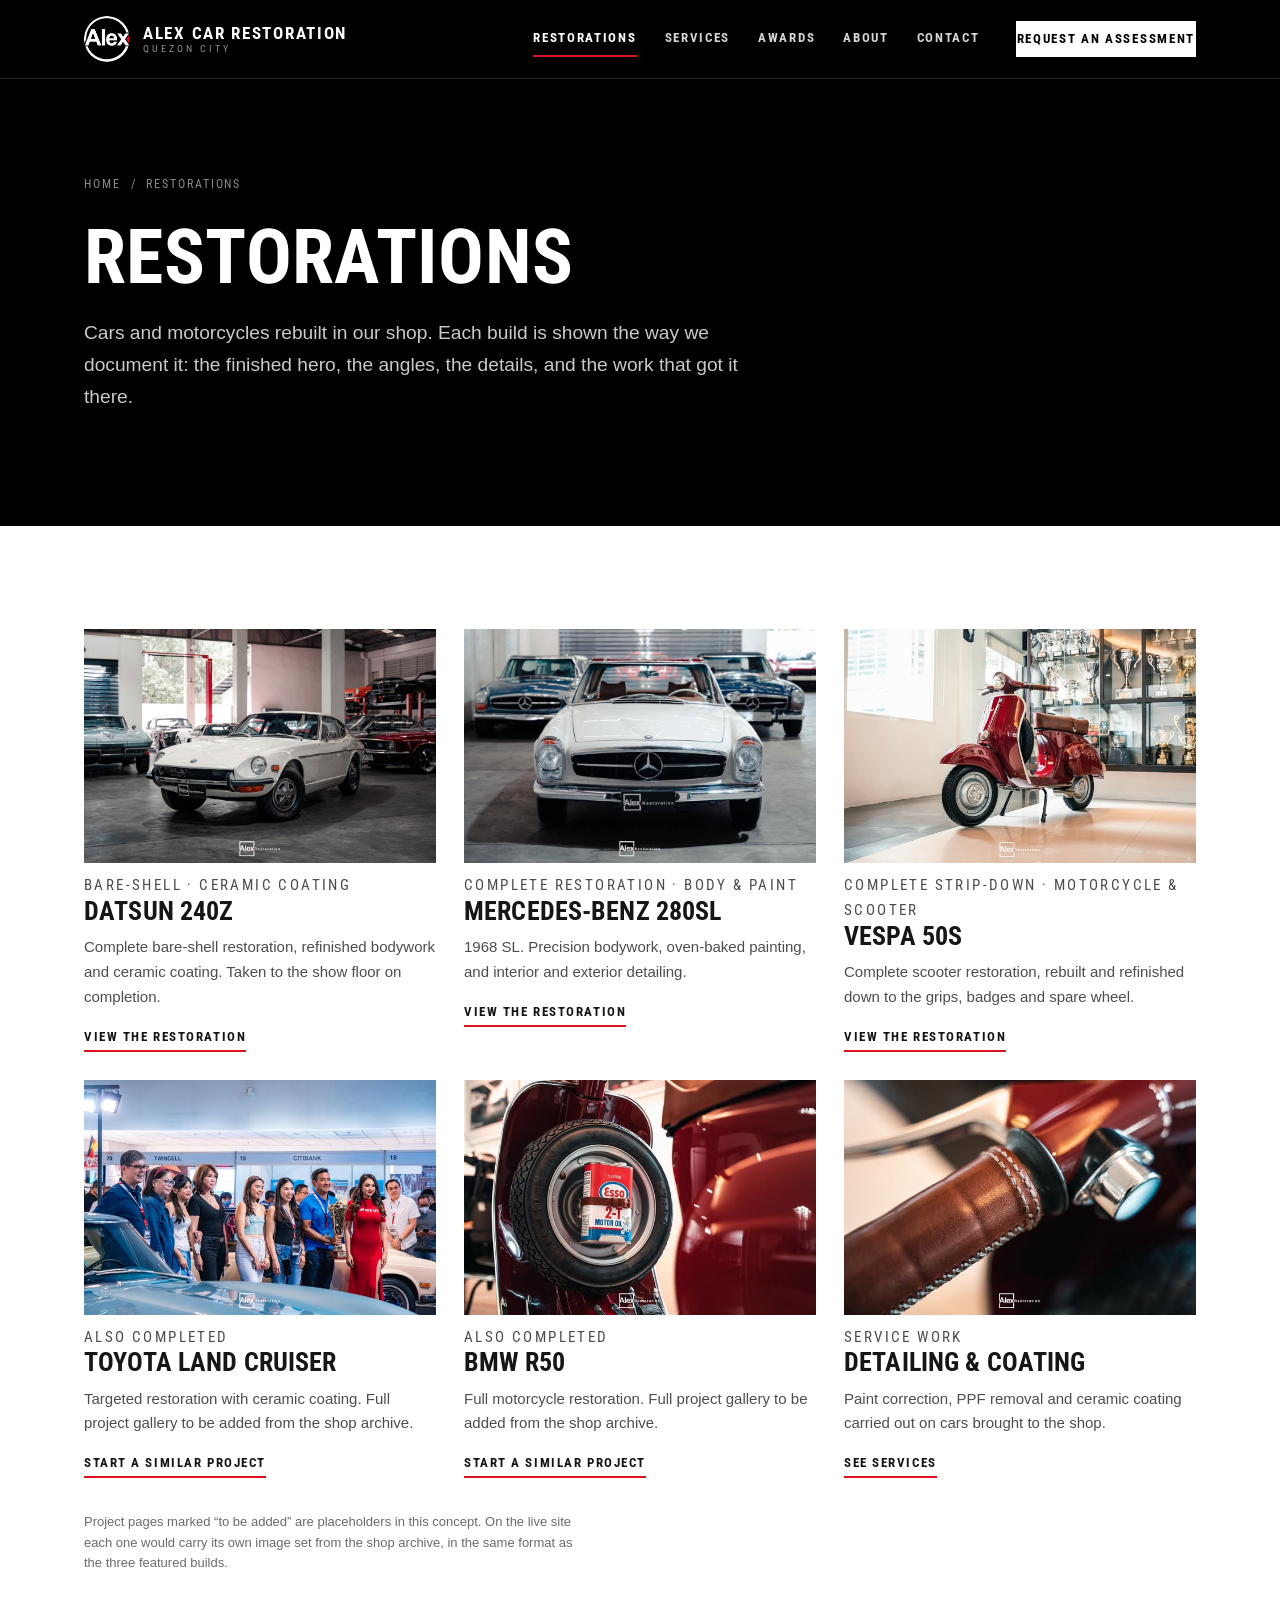
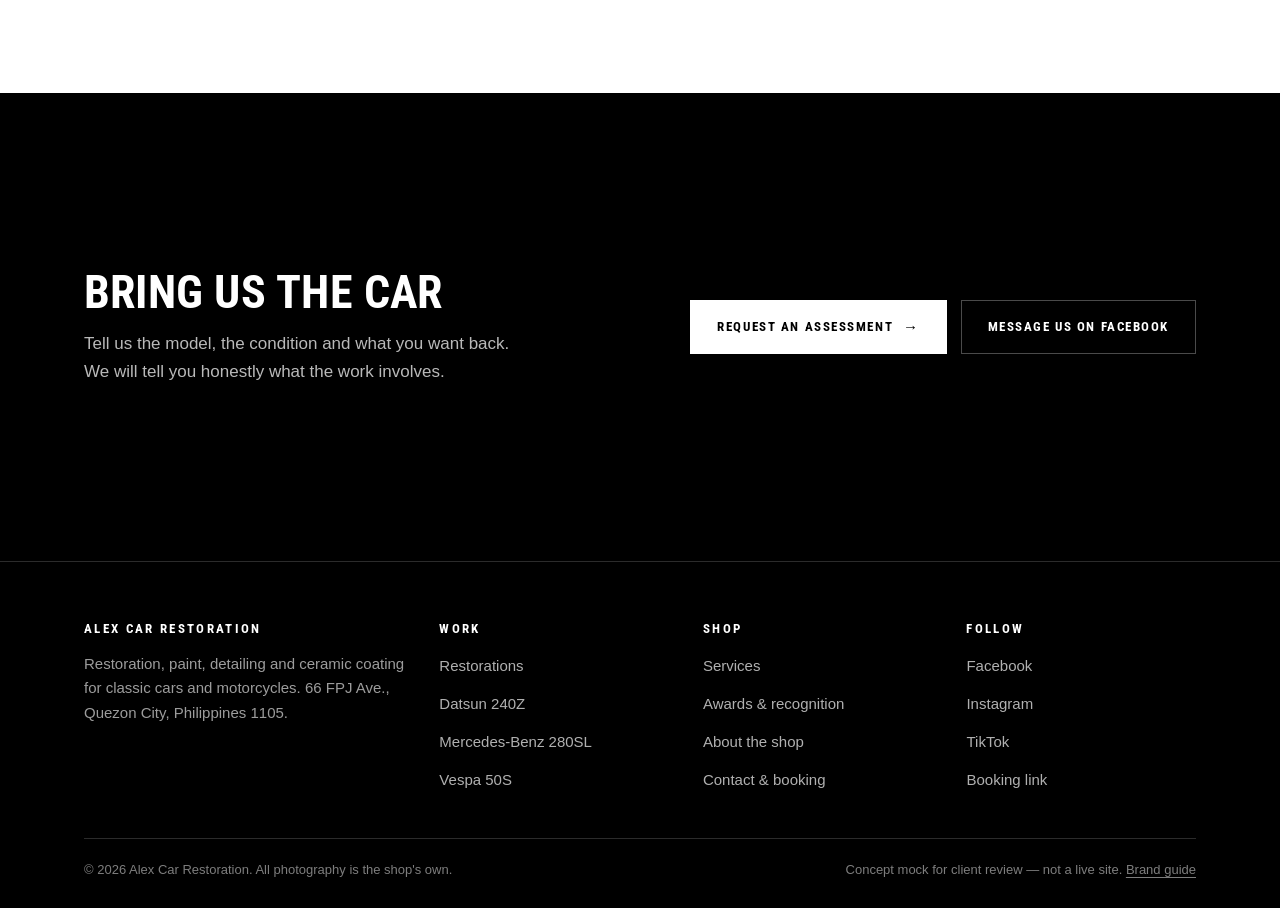
<file: restorations.html>
<!doctype html>
<html lang="en">
<head>
<meta charset="utf-8">
<meta name="viewport" content="width=device-width, initial-scale=1">
<title>Restorations — Alex Car Restoration</title>
<meta name="description" content="Featured complete and targeted restorations completed at Alex Car Restoration.">
<meta name="robots" content="noindex">
<link rel="icon" href="img/alex-circular-mark.jpg">
<link rel="preconnect" href="https://fonts.googleapis.com">
<link rel="preconnect" href="https://fonts.gstatic.com" crossorigin>
<link href="https://fonts.googleapis.com/css2?family=Roboto+Condensed:wght@500;700&display=swap" rel="stylesheet">
<link rel="stylesheet" href="styles.css">
</head>
<body>
<a class="skip" href="#main">Skip to content</a>
<header class="site-header">
  <div class="wrap header-inner">
    <a class="lockup" href="index.html">
      <img src="img/alex-circular-mark.jpg" alt="Alex Car Restoration">
      <span class="lockup-text">
        <span class="lockup-name">Alex Car Restoration</span>
        <span class="lockup-sub">Quezon City</span>
      </span>
    </a>
    <button class="menu-toggle" type="button" aria-expanded="false" aria-controls="nav">Menu</button>
    <nav class="nav" id="nav" aria-label="Main">
        <a href="restorations.html" aria-current="page">Restorations</a>
        <a href="services.html">Services</a>
        <a href="awards.html">Awards</a>
        <a href="about.html">About</a>
        <a href="contact.html">Contact</a>
      <a class="btn btn--light btn--sm nav-cta" href="contact.html">Request an assessment</a>
    </nav>
  </div>
</header>
<main id="main">

<section class="page-head">
  <div class="wrap">
    <p class="crumbs"><a href="index.html">Home</a> &nbsp;/&nbsp; Restorations</p>
    <h1>Restorations</h1>
    <p class="lede">Cars and motorcycles rebuilt in our shop. Each build is shown the way we document it: the finished hero, the angles, the details, and the work that got it there.</p>
  </div>
</section>

<section>
  <div class="wrap">
    <div class="projects reveal">
      <a class="card" href="project-datsun-240z.html">
        <div class="card-media"><img src="img/datsun-240z-workshop-hero.jpg" alt="Restored Datsun 240Z in the workshop"></div>
        <p class="card-meta">Bare-shell &middot; Ceramic coating</p>
        <h3>Datsun 240Z</h3>
        <p>Complete bare-shell restoration, refinished bodywork and ceramic coating. Taken to the show floor on completion.</p>
        <span class="textlink">View the restoration</span>
      </a>
      <a class="card" href="project-mercedes-280sl.html">
        <div class="card-media"><img src="img/mercedes-cover.jpg" alt="Classic Mercedes-Benz cars in the shop"></div>
        <p class="card-meta">Complete restoration &middot; Body &amp; paint</p>
        <h3>Mercedes-Benz 280SL</h3>
        <p>1968 SL. Precision bodywork, oven-baked painting, and interior and exterior detailing.</p>
        <span class="textlink">View the restoration</span>
      </a>
      <a class="card" href="project-vespa-50s.html">
        <div class="card-media"><img src="img/vespa-50s-finished.jpg" alt="Finished Vespa 50S"></div>
        <p class="card-meta">Complete strip-down &middot; Motorcycle &amp; scooter</p>
        <h3>Vespa 50S</h3>
        <p>Complete scooter restoration, rebuilt and refinished down to the grips, badges and spare wheel.</p>
        <span class="textlink">View the restoration</span>
      </a>
      <a class="card" href="contact.html">
        <div class="card-media"><img src="img/award-team.jpg" alt="Alex Car Restoration team with trophies beside a classic car"></div>
        <p class="card-meta">Also completed</p>
        <h3>Toyota Land Cruiser</h3>
        <p>Targeted restoration with ceramic coating. Full project gallery to be added from the shop archive.</p>
        <span class="textlink">Start a similar project</span>
      </a>
      <a class="card" href="contact.html">
        <div class="card-media"><img src="img/vespa-spare-wheel-detail.jpg" alt="Restored spare wheel detail"></div>
        <p class="card-meta">Also completed</p>
        <h3>BMW R50</h3>
        <p>Full motorcycle restoration. Full project gallery to be added from the shop archive.</p>
        <span class="textlink">Start a similar project</span>
      </a>
      <a class="card" href="services.html#coating">
        <div class="card-media"><img src="img/vespa-leather-grip-detail.jpg" alt="Close detail of restored trim"></div>
        <p class="card-meta">Service work</p>
        <h3>Detailing &amp; coating</h3>
        <p>Paint correction, PPF removal and ceramic coating carried out on cars brought to the shop.</p>
        <span class="textlink">See services</span>
      </a>
    </div>
    <p class="note reveal" style="margin-top:34px;max-width:70ch">Project pages marked &ldquo;to be added&rdquo; are placeholders in this concept. On the live site each one would carry its own image set from the shop archive, in the same format as the three featured builds.</p>
  </div>
</section>

<section class="cta-band">
  <div class="wrap">
    <div>
      <h2>Bring us the car</h2>
      <p>Tell us the model, the condition and what you want back. We will tell you honestly what the work involves.</p>
    </div>
    <div class="btn-row">
      <a class="btn btn--light" href="contact.html">Request an assessment <span class="arrow">&rarr;</span></a>
      <a class="btn btn--outline-light" href="https://www.facebook.com/profile.php?id=100064902093722" target="_blank" rel="noopener">Message us on Facebook</a>
    </div>
  </div>
</section>
</main>
<footer class="site-footer">
  <div class="wrap">
    <div class="footer-grid">
      <div>
        <h4>Alex Car Restoration</h4>
        <p>Restoration, paint, detailing and ceramic coating for classic cars and motorcycles. 66 FPJ Ave., Quezon City, Philippines 1105.</p>
      </div>
      <div>
        <h4>Work</h4>
        <ul>
          <li><a href="restorations.html">Restorations</a></li>
          <li><a href="project-datsun-240z.html">Datsun 240Z</a></li>
          <li><a href="project-mercedes-280sl.html">Mercedes-Benz 280SL</a></li>
          <li><a href="project-vespa-50s.html">Vespa 50S</a></li>
        </ul>
      </div>
      <div>
        <h4>Shop</h4>
        <ul>
          <li><a href="services.html">Services</a></li>
          <li><a href="awards.html">Awards &amp; recognition</a></li>
          <li><a href="about.html">About the shop</a></li>
          <li><a href="contact.html">Contact &amp; booking</a></li>
        </ul>
      </div>
      <div>
        <h4>Follow</h4>
        <ul>
          <li><a href="https://www.facebook.com/profile.php?id=100064902093722" target="_blank" rel="noopener">Facebook</a></li>
          <li><a href="https://www.instagram.com/alexcarrestoration/" target="_blank" rel="noopener">Instagram</a></li>
          <li><a href="https://www.tiktok.com/@alexcarrestoration" target="_blank" rel="noopener">TikTok</a></li>
          <li><a href="https://tinyurl.com/alexcarbooking" target="_blank" rel="noopener">Booking link</a></li>
        </ul>
      </div>
    </div>
    <div class="footer-bottom">
      <span>&copy; 2026 Alex Car Restoration. All photography is the shop's own.</span>
      <span>Concept mock for client review &mdash; not a live site. <a href="brand/alex-car-restoration-brand-book.html">Brand guide</a></span>
    </div>
  </div>
</footer>
<script src="site.js"></script>
</body>
</html>
</file>
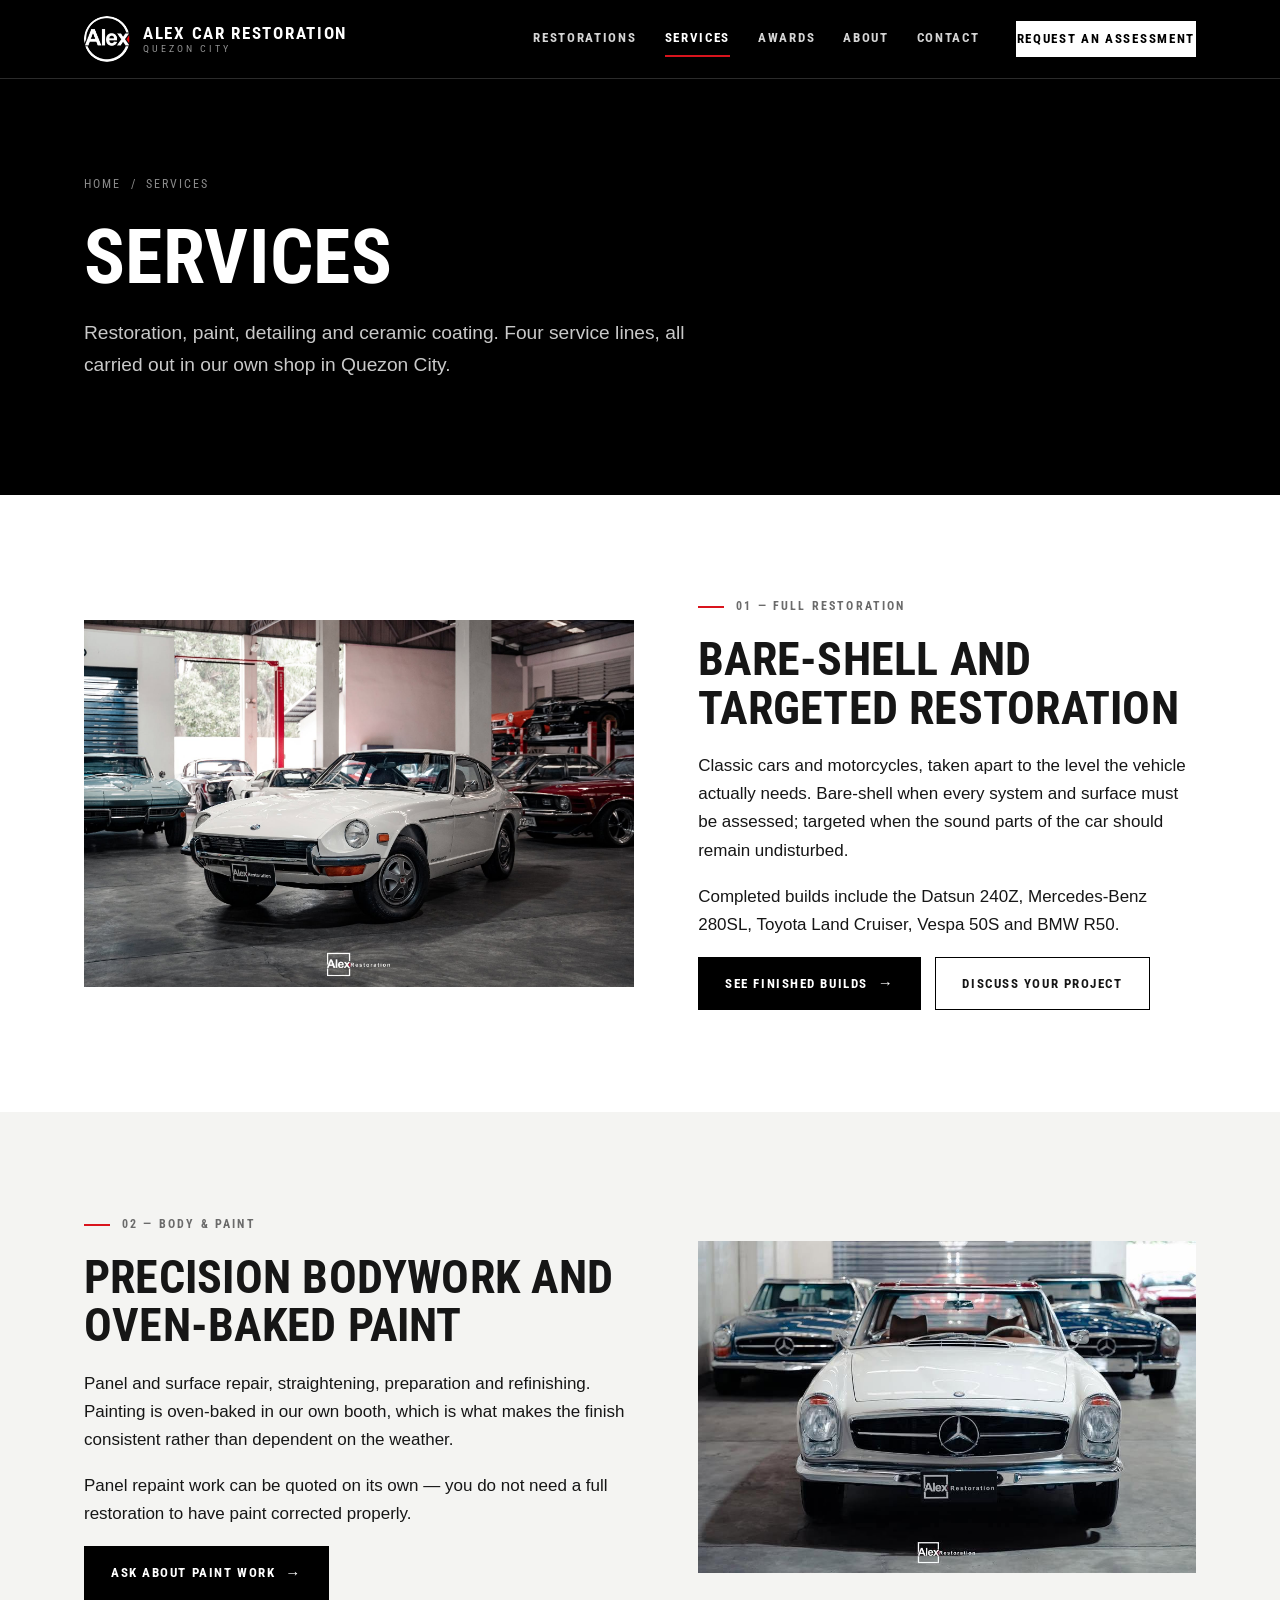
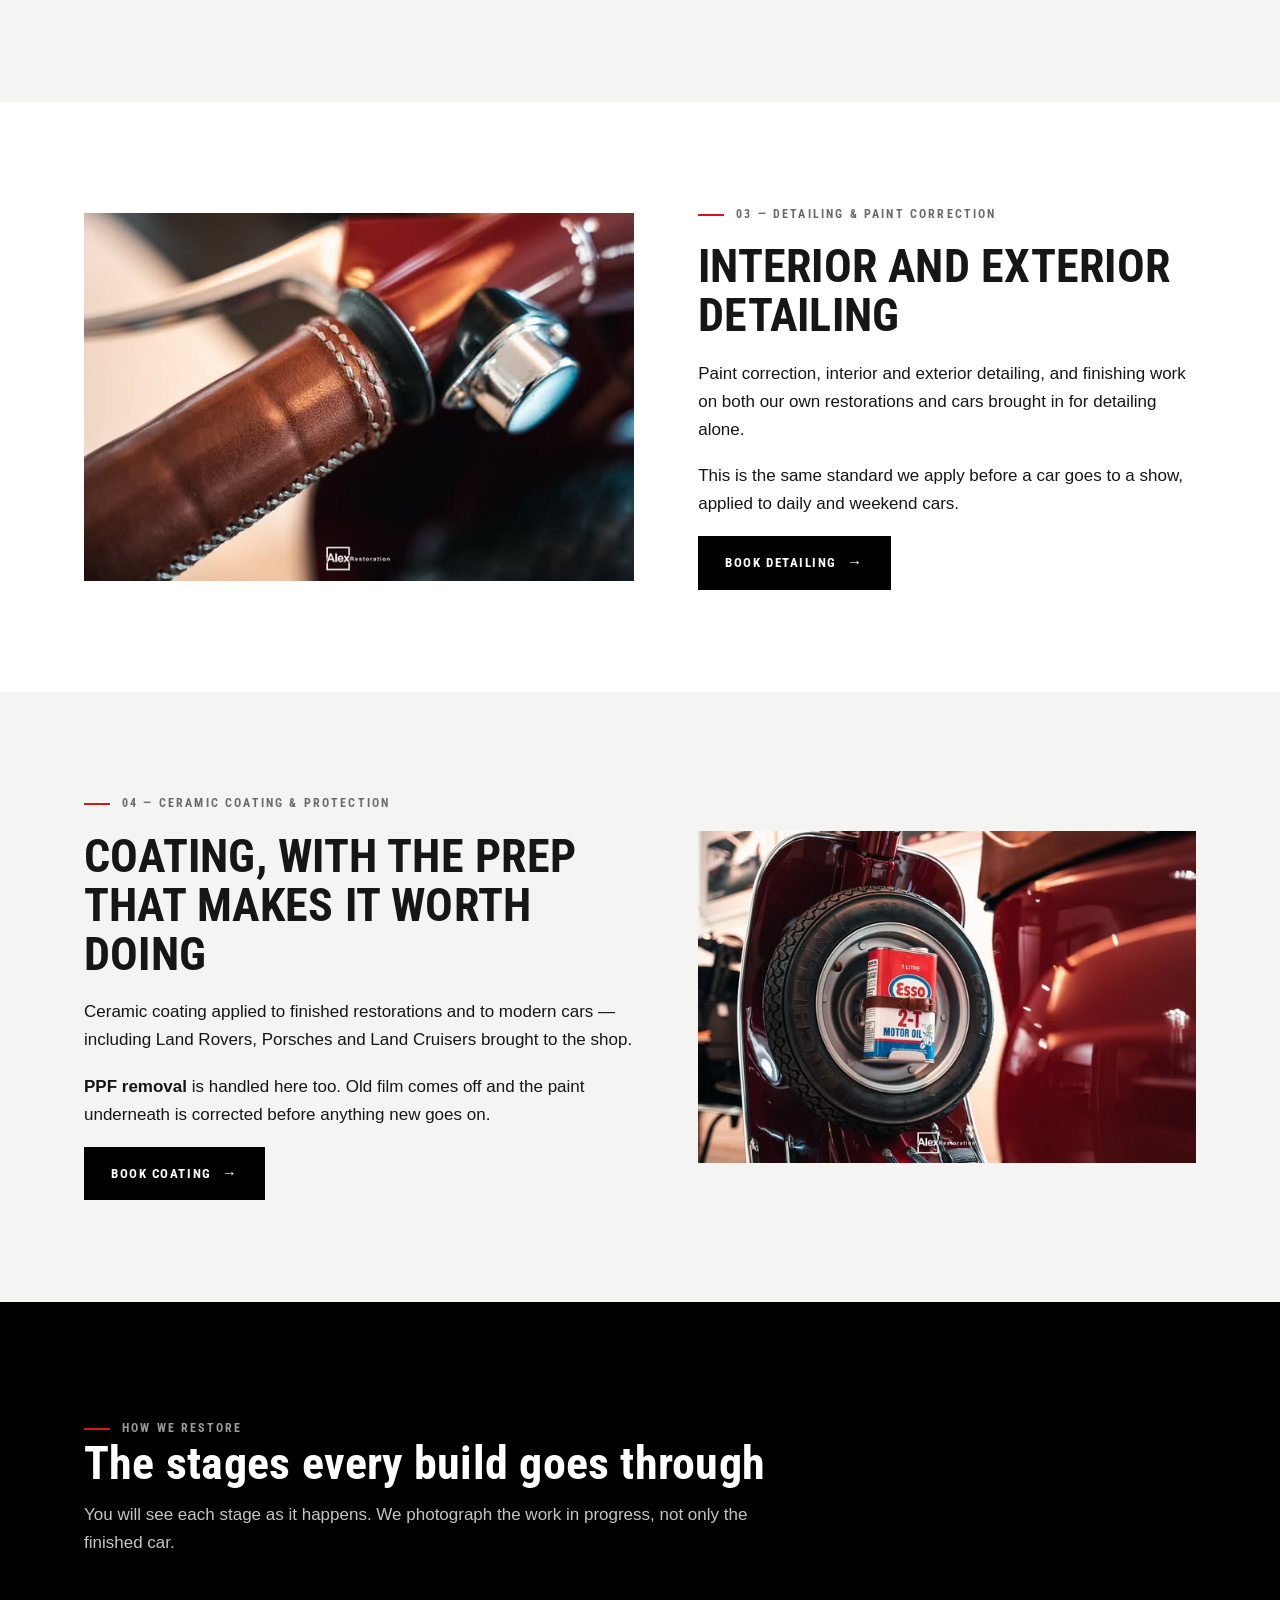
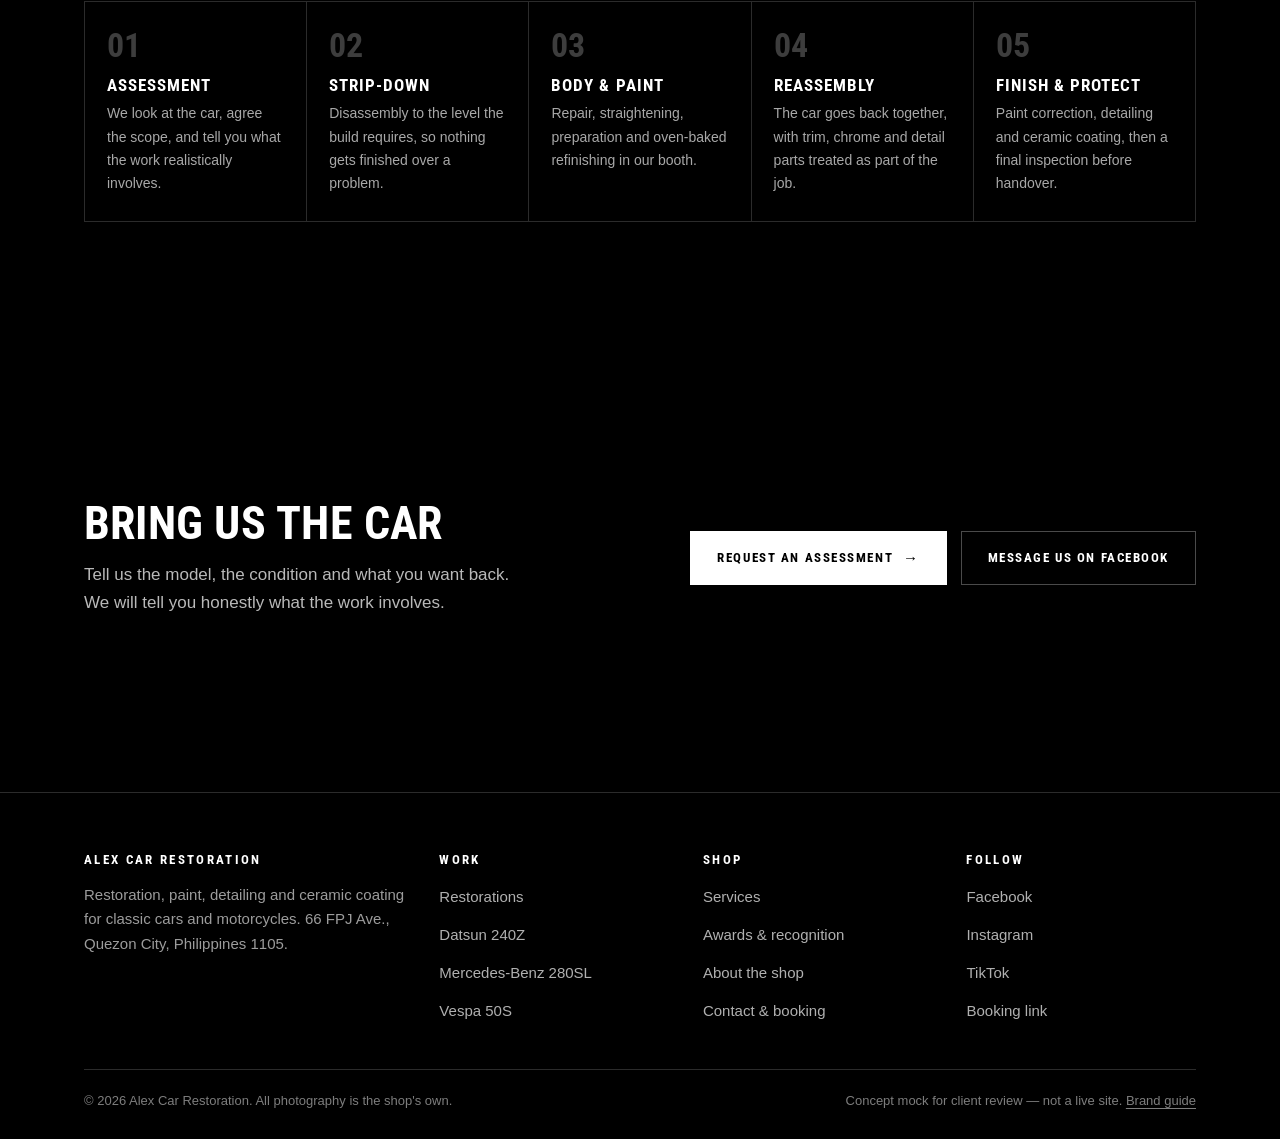
<file: services.html>
<!doctype html>
<html lang="en">
<head>
<meta charset="utf-8">
<meta name="viewport" content="width=device-width, initial-scale=1">
<title>Services — Alex Car Restoration</title>
<meta name="description" content="Full restoration, body and paint, detailing and paint correction, and ceramic coating.">
<meta name="robots" content="noindex">
<link rel="icon" href="img/alex-circular-mark.jpg">
<link rel="preconnect" href="https://fonts.googleapis.com">
<link rel="preconnect" href="https://fonts.gstatic.com" crossorigin>
<link href="https://fonts.googleapis.com/css2?family=Roboto+Condensed:wght@500;700&display=swap" rel="stylesheet">
<link rel="stylesheet" href="styles.css">
</head>
<body>
<a class="skip" href="#main">Skip to content</a>
<header class="site-header">
  <div class="wrap header-inner">
    <a class="lockup" href="index.html">
      <img src="img/alex-circular-mark.jpg" alt="Alex Car Restoration">
      <span class="lockup-text">
        <span class="lockup-name">Alex Car Restoration</span>
        <span class="lockup-sub">Quezon City</span>
      </span>
    </a>
    <button class="menu-toggle" type="button" aria-expanded="false" aria-controls="nav">Menu</button>
    <nav class="nav" id="nav" aria-label="Main">
        <a href="restorations.html">Restorations</a>
        <a href="services.html" aria-current="page">Services</a>
        <a href="awards.html">Awards</a>
        <a href="about.html">About</a>
        <a href="contact.html">Contact</a>
      <a class="btn btn--light btn--sm nav-cta" href="contact.html">Request an assessment</a>
    </nav>
  </div>
</header>
<main id="main">

<section class="page-head">
  <div class="wrap">
    <p class="crumbs"><a href="index.html">Home</a> &nbsp;/&nbsp; Services</p>
    <h1>Services</h1>
    <p class="lede">Restoration, paint, detailing and ceramic coating. Four service lines, all carried out in our own shop in Quezon City.</p>
  </div>
</section>

<section id="restoration">
  <div class="wrap">
    <div class="split reveal">
      <div><img src="img/datsun-240z-workshop-hero.jpg" alt="Restored classic car in the Alex Car Restoration workshop"></div>
      <div class="split-copy">
        <p class="label">01 &mdash; Full restoration</p>
        <h2>Bare-shell and targeted restoration</h2>
        <p>Classic cars and motorcycles, taken apart to the level the vehicle actually needs. Bare-shell when every system and surface must be assessed; targeted when the sound parts of the car should remain undisturbed.</p>
        <p>Completed builds include the Datsun 240Z, Mercedes-Benz 280SL, Toyota Land Cruiser, Vespa 50S and BMW R50.</p>
        <div class="btn-row">
          <a class="btn" href="restorations.html">See finished builds <span class="arrow">&rarr;</span></a>
          <a class="btn btn--ghost" href="contact.html">Discuss your project</a>
        </div>
      </div>
    </div>
  </div>
</section>

<section id="paint" class="section--soft">
  <div class="wrap">
    <div class="split split--flip reveal">
      <div><img src="img/mercedes-cover.jpg" alt="Classic Mercedes-Benz cars in the shop after paint and detailing"></div>
      <div class="split-copy">
        <p class="label">02 &mdash; Body &amp; paint</p>
        <h2>Precision bodywork and oven-baked paint</h2>
        <p>Panel and surface repair, straightening, preparation and refinishing. Painting is oven-baked in our own booth, which is what makes the finish consistent rather than dependent on the weather.</p>
        <p>Panel repaint work can be quoted on its own &mdash; you do not need a full restoration to have paint corrected properly.</p>
        <div class="btn-row">
          <a class="btn" href="contact.html">Ask about paint work <span class="arrow">&rarr;</span></a>
        </div>
      </div>
    </div>
  </div>
</section>

<section id="detailing">
  <div class="wrap">
    <div class="split reveal">
      <div><img src="img/vespa-leather-grip-detail.jpg" alt="Close detail of restored leather grip"></div>
      <div class="split-copy">
        <p class="label">03 &mdash; Detailing &amp; paint correction</p>
        <h2>Interior and exterior detailing</h2>
        <p>Paint correction, interior and exterior detailing, and finishing work on both our own restorations and cars brought in for detailing alone.</p>
        <p>This is the same standard we apply before a car goes to a show, applied to daily and weekend cars.</p>
        <div class="btn-row">
          <a class="btn" href="contact.html">Book detailing <span class="arrow">&rarr;</span></a>
        </div>
      </div>
    </div>
  </div>
</section>

<section id="coating" class="section--soft">
  <div class="wrap">
    <div class="split split--flip reveal">
      <div><img src="img/vespa-spare-wheel-detail.jpg" alt="Detail of a restored and coated surface"></div>
      <div class="split-copy">
        <p class="label">04 &mdash; Ceramic coating &amp; protection</p>
        <h2>Coating, with the prep that makes it worth doing</h2>
        <p>Ceramic coating applied to finished restorations and to modern cars &mdash; including Land Rovers, Porsches and Land Cruisers brought to the shop.</p>
        <p><strong>PPF removal</strong> is handled here too. Old film comes off and the paint underneath is corrected before anything new goes on.</p>
        <div class="btn-row">
          <a class="btn" href="contact.html">Book coating <span class="arrow">&rarr;</span></a>
        </div>
      </div>
    </div>
  </div>
</section>

<section id="process" class="section--dark">
  <div class="wrap">
    <div class="section-head reveal">
      <div>
        <p class="label on-dark">How we restore</p>
        <h2>The stages every build goes through</h2>
        <p>You will see each stage as it happens. We photograph the work in progress, not only the finished car.</p>
      </div>
    </div>
    <div class="steps reveal">
      <div class="step"><div class="step-no">01</div><h3>Assessment</h3><p>We look at the car, agree the scope, and tell you what the work realistically involves.</p></div>
      <div class="step"><div class="step-no">02</div><h3>Strip-down</h3><p>Disassembly to the level the build requires, so nothing gets finished over a problem.</p></div>
      <div class="step"><div class="step-no">03</div><h3>Body &amp; paint</h3><p>Repair, straightening, preparation and oven-baked refinishing in our booth.</p></div>
      <div class="step"><div class="step-no">04</div><h3>Reassembly</h3><p>The car goes back together, with trim, chrome and detail parts treated as part of the job.</p></div>
      <div class="step"><div class="step-no">05</div><h3>Finish &amp; protect</h3><p>Paint correction, detailing and ceramic coating, then a final inspection before handover.</p></div>
    </div>
  </div>
</section>

<section class="cta-band">
  <div class="wrap">
    <div>
      <h2>Bring us the car</h2>
      <p>Tell us the model, the condition and what you want back. We will tell you honestly what the work involves.</p>
    </div>
    <div class="btn-row">
      <a class="btn btn--light" href="contact.html">Request an assessment <span class="arrow">&rarr;</span></a>
      <a class="btn btn--outline-light" href="https://www.facebook.com/profile.php?id=100064902093722" target="_blank" rel="noopener">Message us on Facebook</a>
    </div>
  </div>
</section>
</main>
<footer class="site-footer">
  <div class="wrap">
    <div class="footer-grid">
      <div>
        <h4>Alex Car Restoration</h4>
        <p>Restoration, paint, detailing and ceramic coating for classic cars and motorcycles. 66 FPJ Ave., Quezon City, Philippines 1105.</p>
      </div>
      <div>
        <h4>Work</h4>
        <ul>
          <li><a href="restorations.html">Restorations</a></li>
          <li><a href="project-datsun-240z.html">Datsun 240Z</a></li>
          <li><a href="project-mercedes-280sl.html">Mercedes-Benz 280SL</a></li>
          <li><a href="project-vespa-50s.html">Vespa 50S</a></li>
        </ul>
      </div>
      <div>
        <h4>Shop</h4>
        <ul>
          <li><a href="services.html">Services</a></li>
          <li><a href="awards.html">Awards &amp; recognition</a></li>
          <li><a href="about.html">About the shop</a></li>
          <li><a href="contact.html">Contact &amp; booking</a></li>
        </ul>
      </div>
      <div>
        <h4>Follow</h4>
        <ul>
          <li><a href="https://www.facebook.com/profile.php?id=100064902093722" target="_blank" rel="noopener">Facebook</a></li>
          <li><a href="https://www.instagram.com/alexcarrestoration/" target="_blank" rel="noopener">Instagram</a></li>
          <li><a href="https://www.tiktok.com/@alexcarrestoration" target="_blank" rel="noopener">TikTok</a></li>
          <li><a href="https://tinyurl.com/alexcarbooking" target="_blank" rel="noopener">Booking link</a></li>
        </ul>
      </div>
    </div>
    <div class="footer-bottom">
      <span>&copy; 2026 Alex Car Restoration. All photography is the shop's own.</span>
      <span>Concept mock for client review &mdash; not a live site. <a href="brand/alex-car-restoration-brand-book.html">Brand guide</a></span>
    </div>
  </div>
</footer>
<script src="site.js"></script>
</body>
</html>
</file>
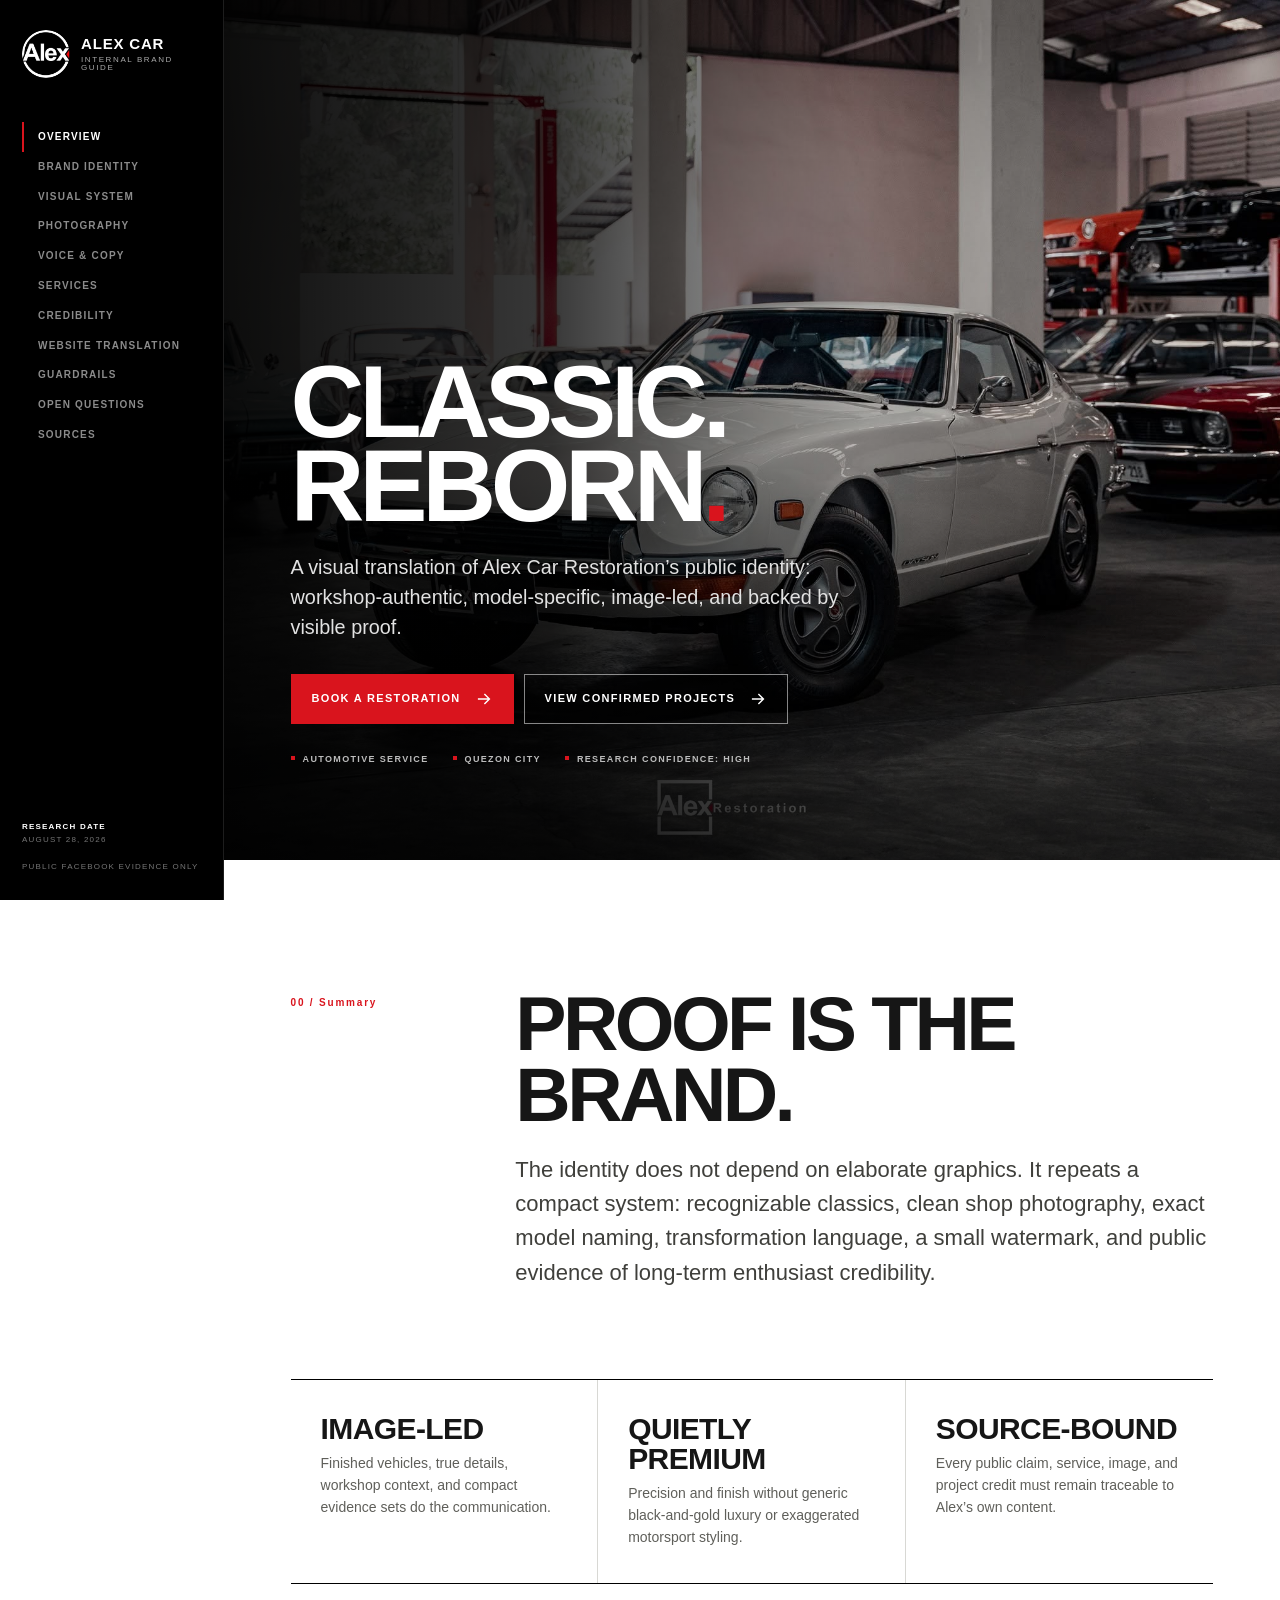
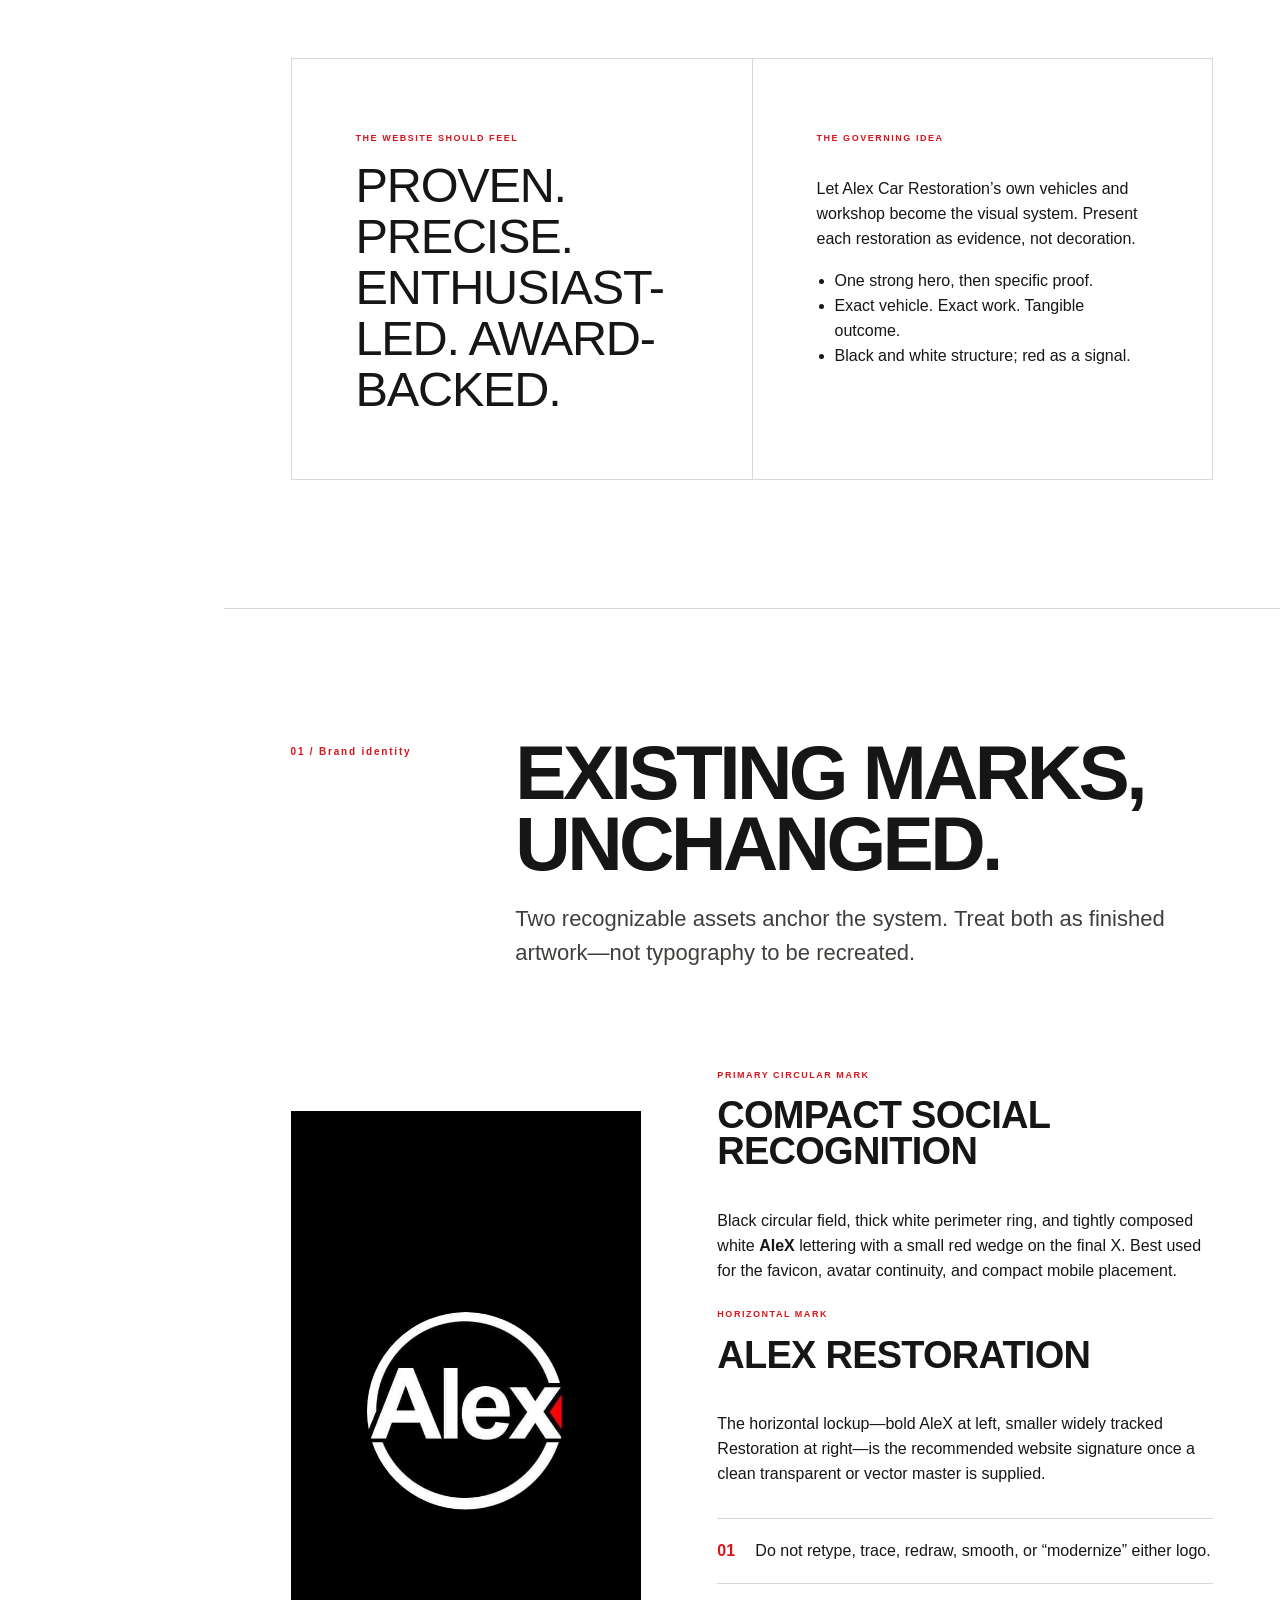
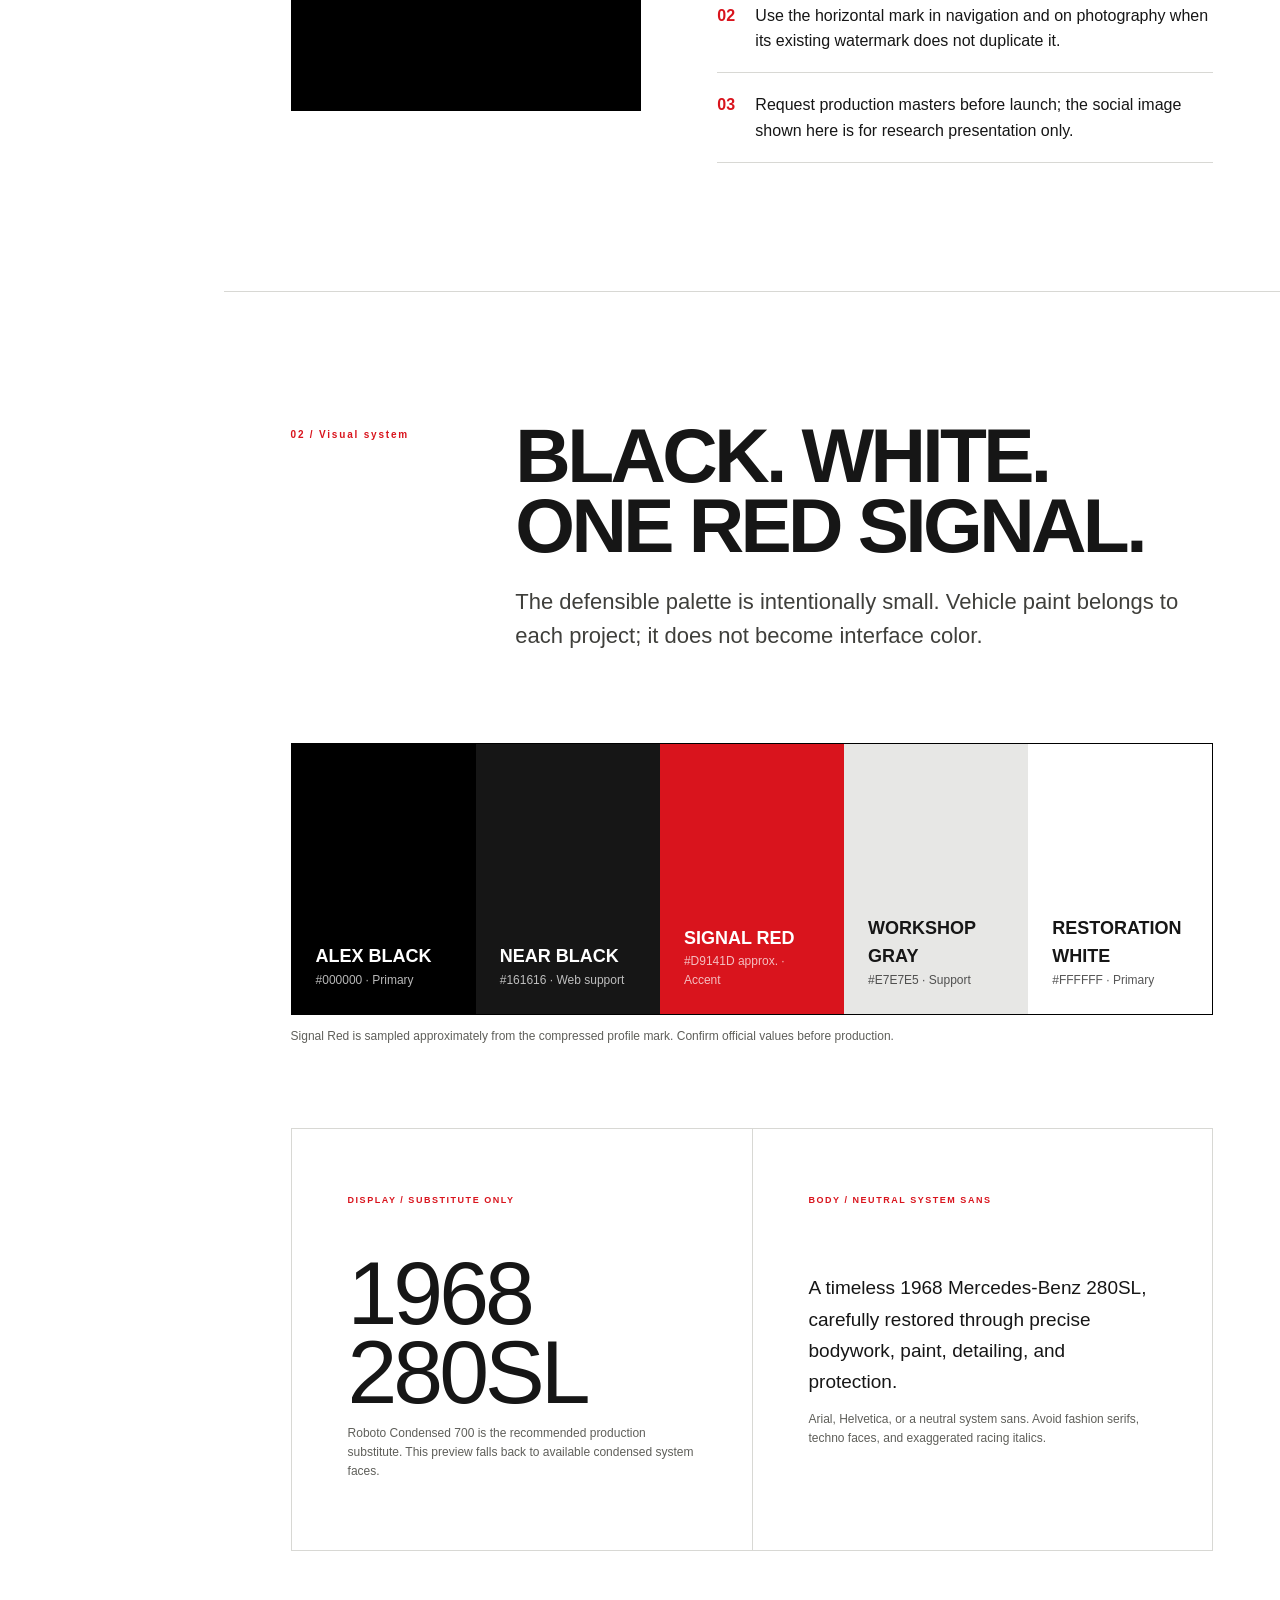
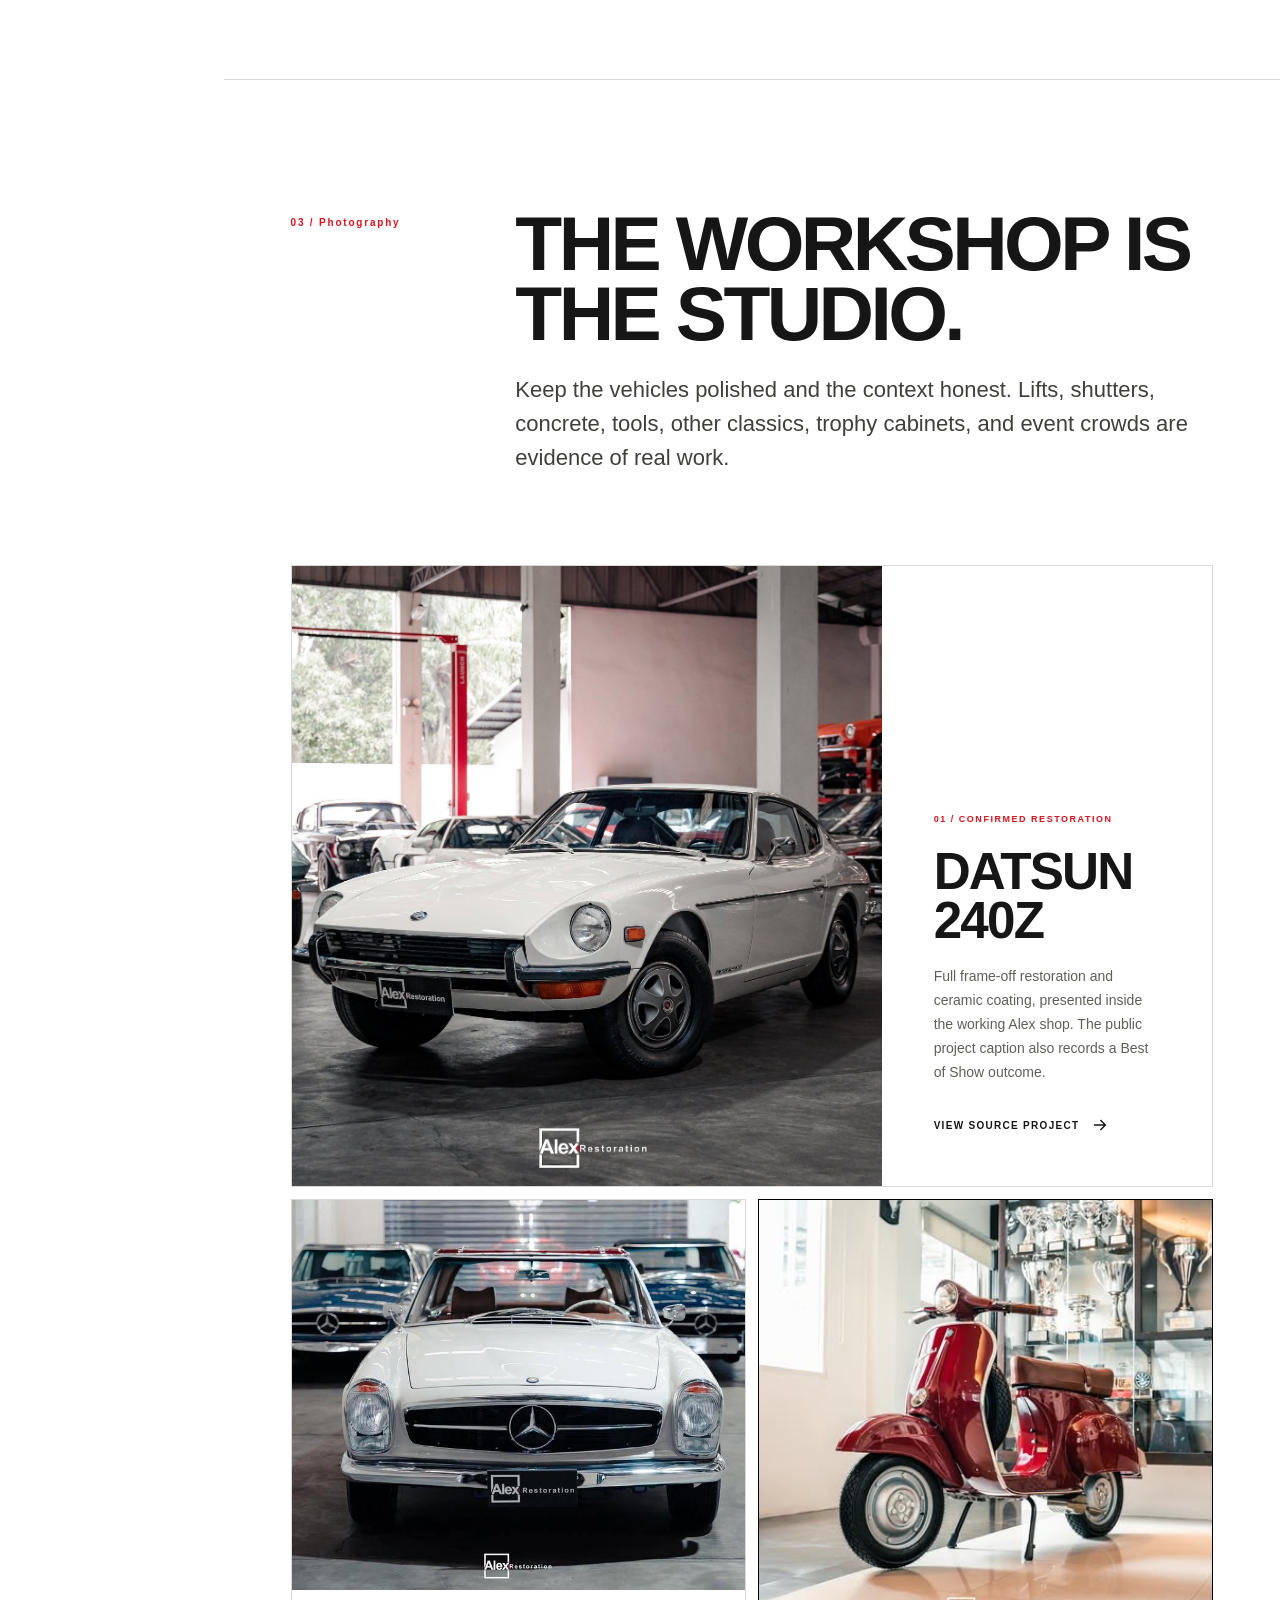
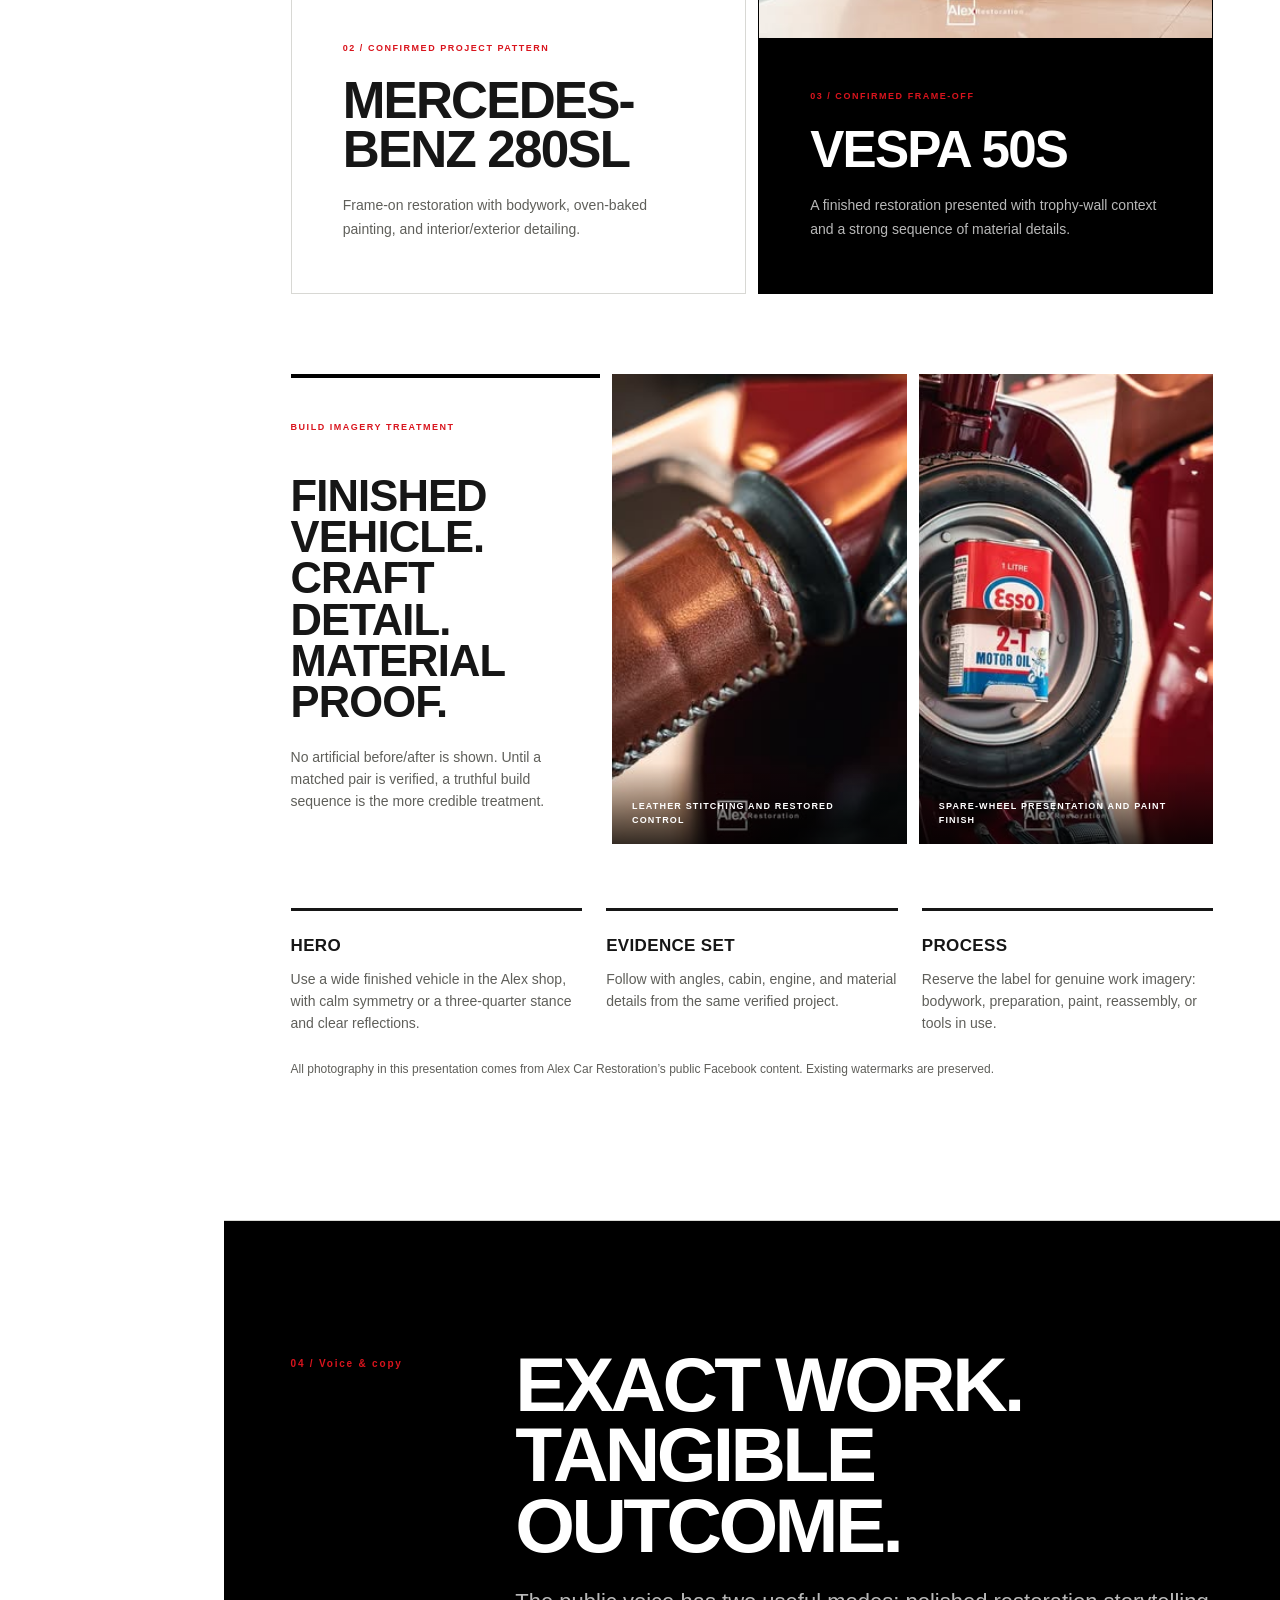
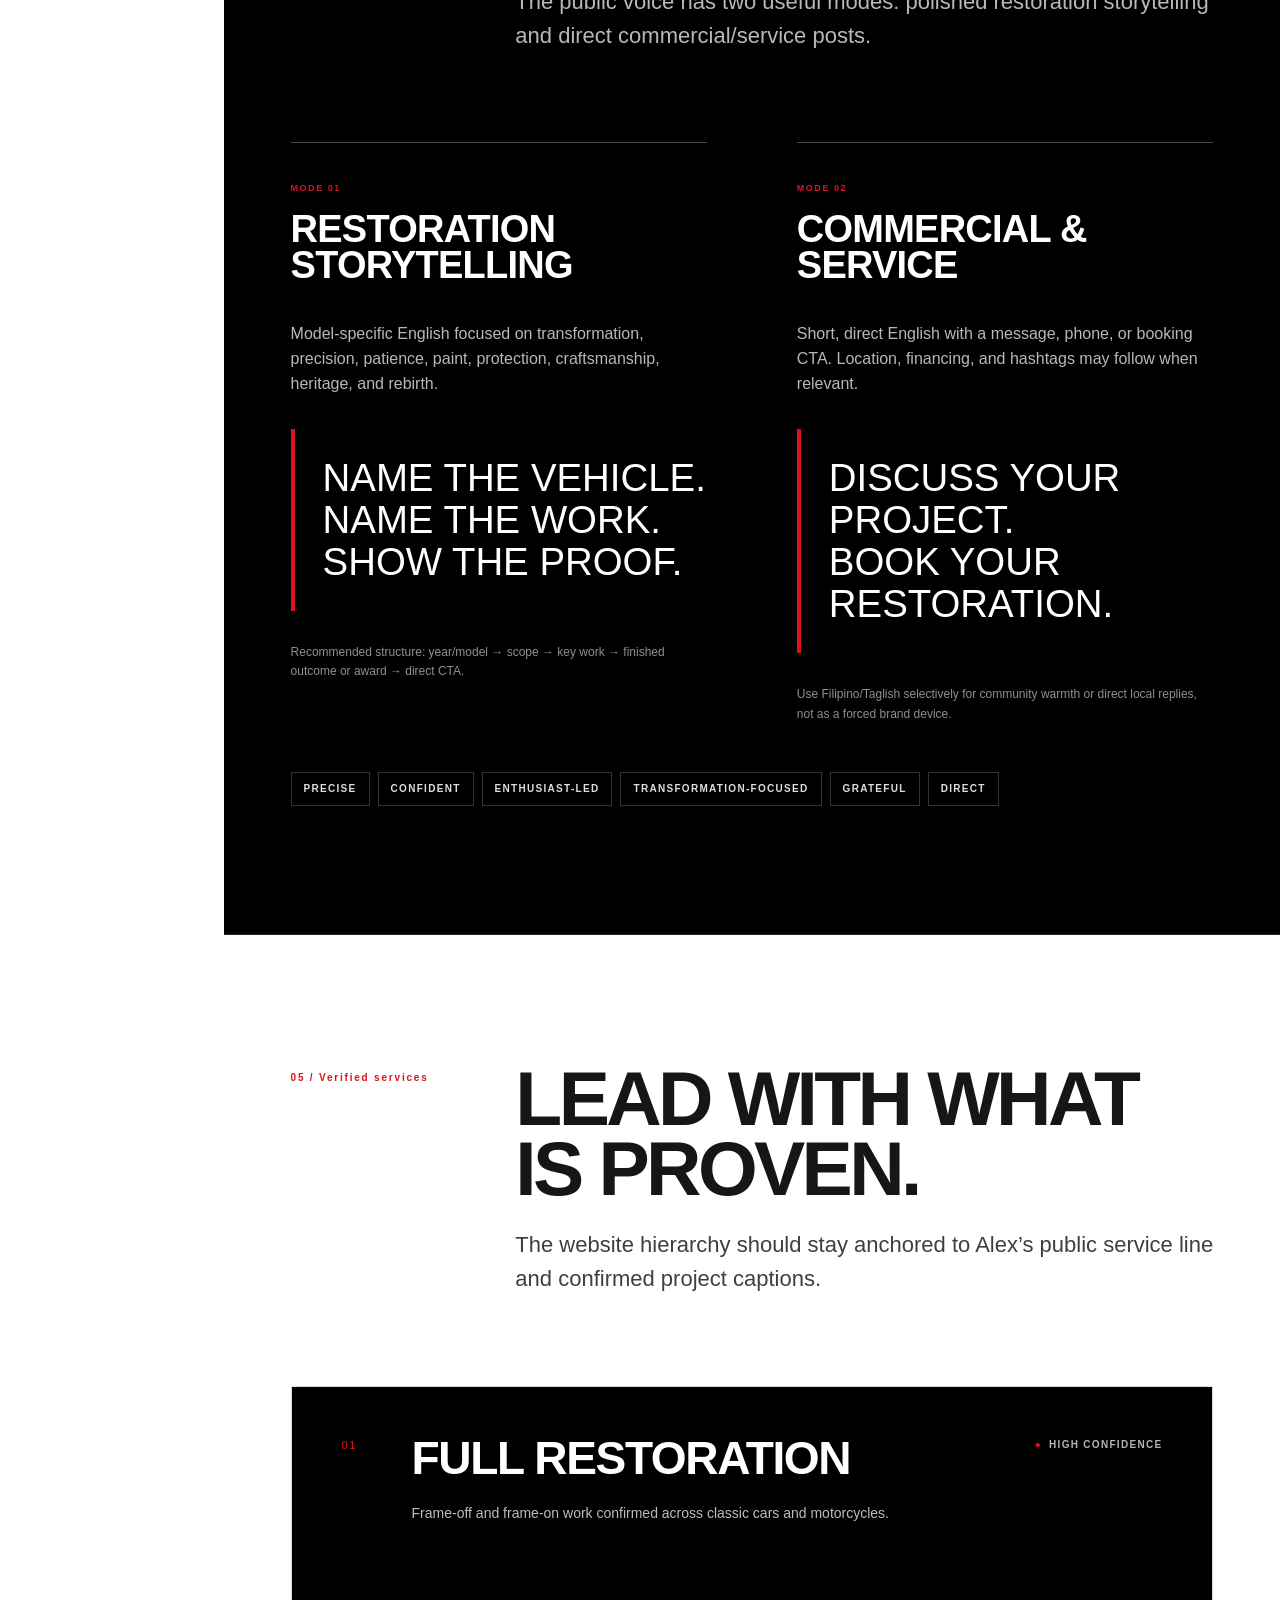
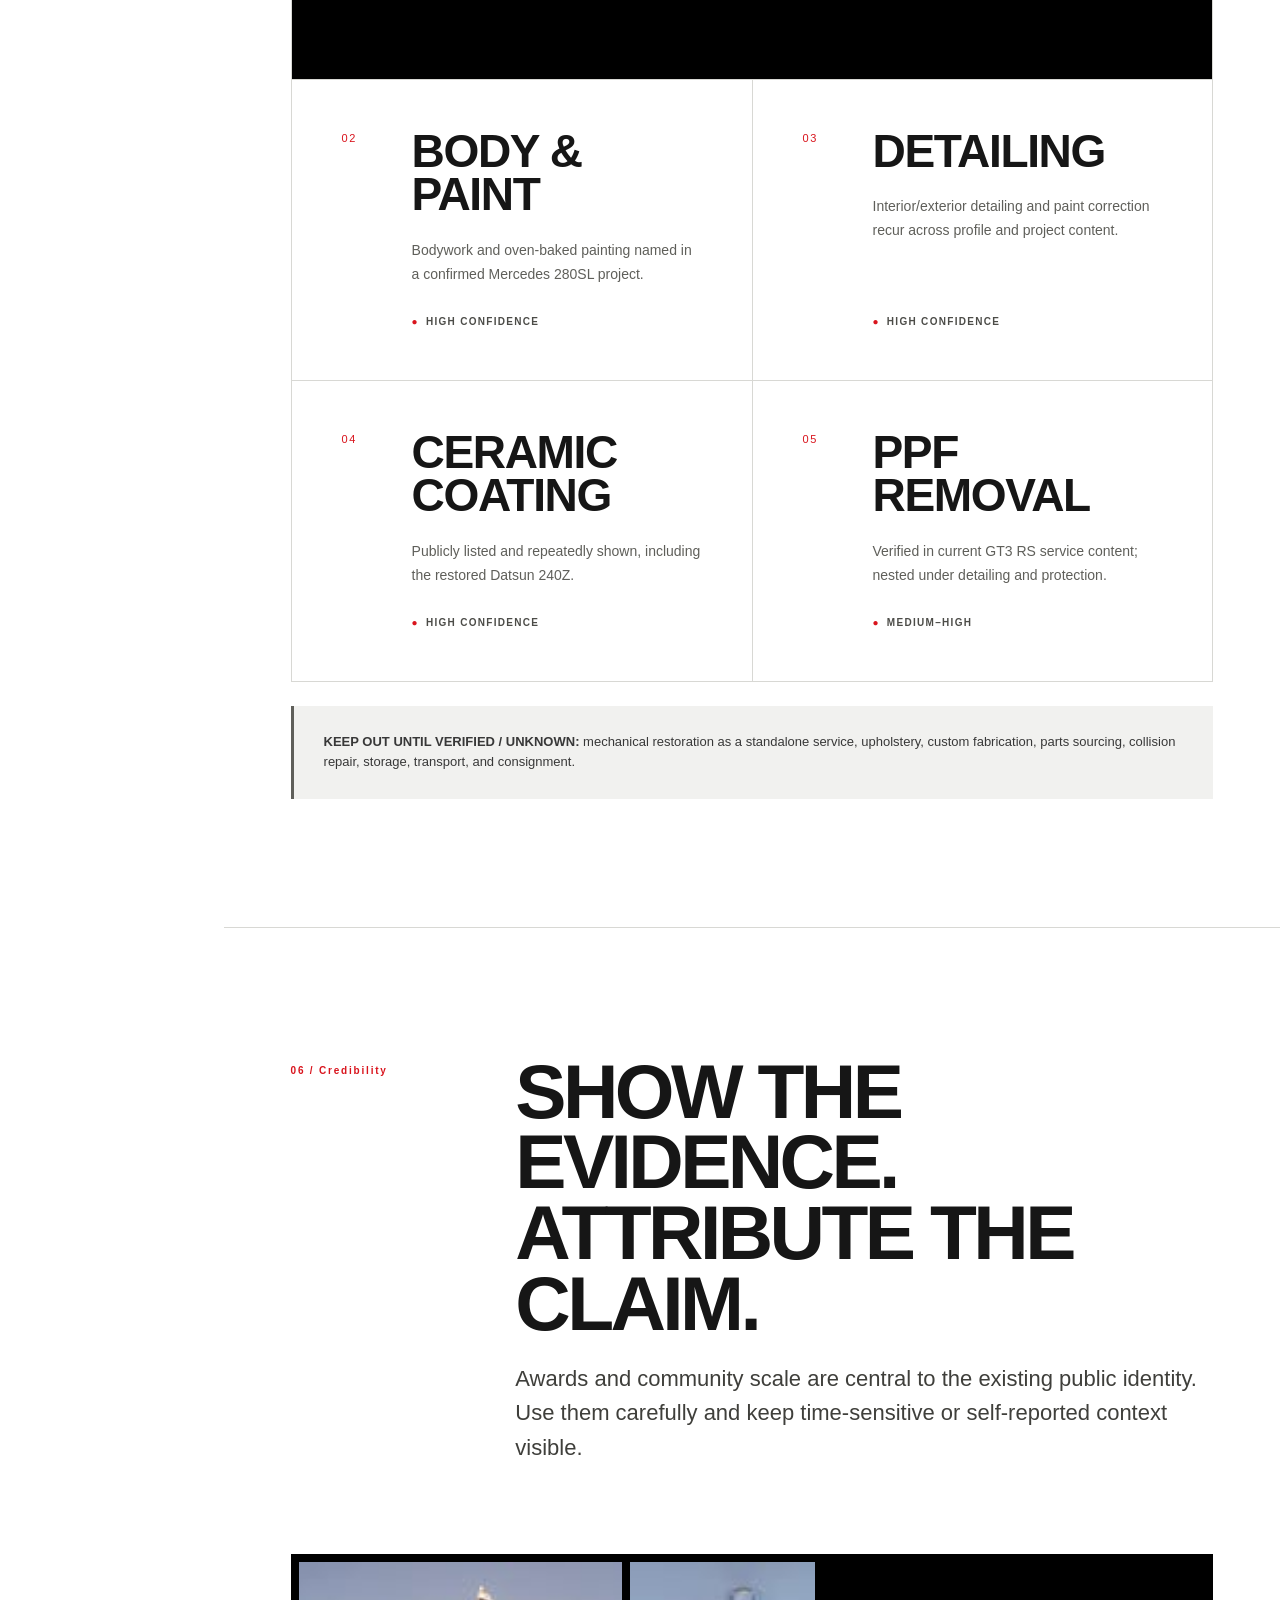
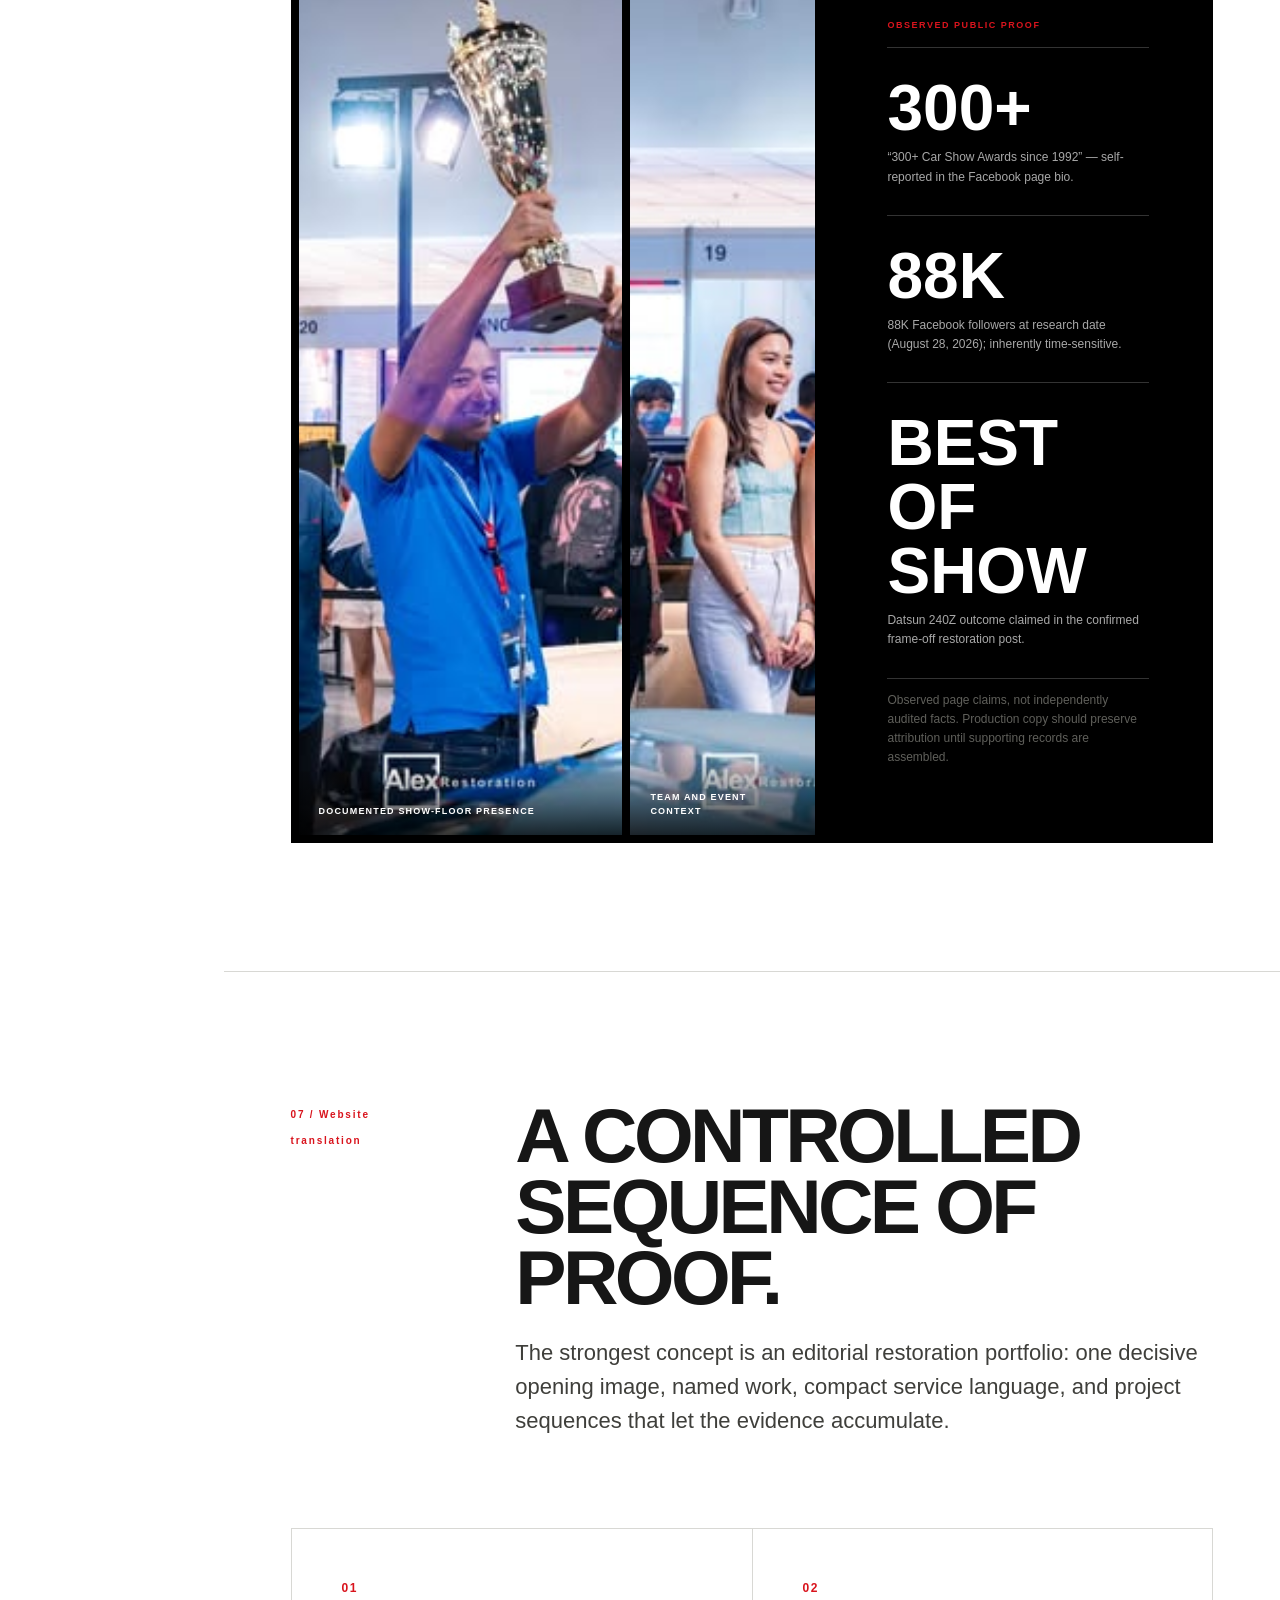
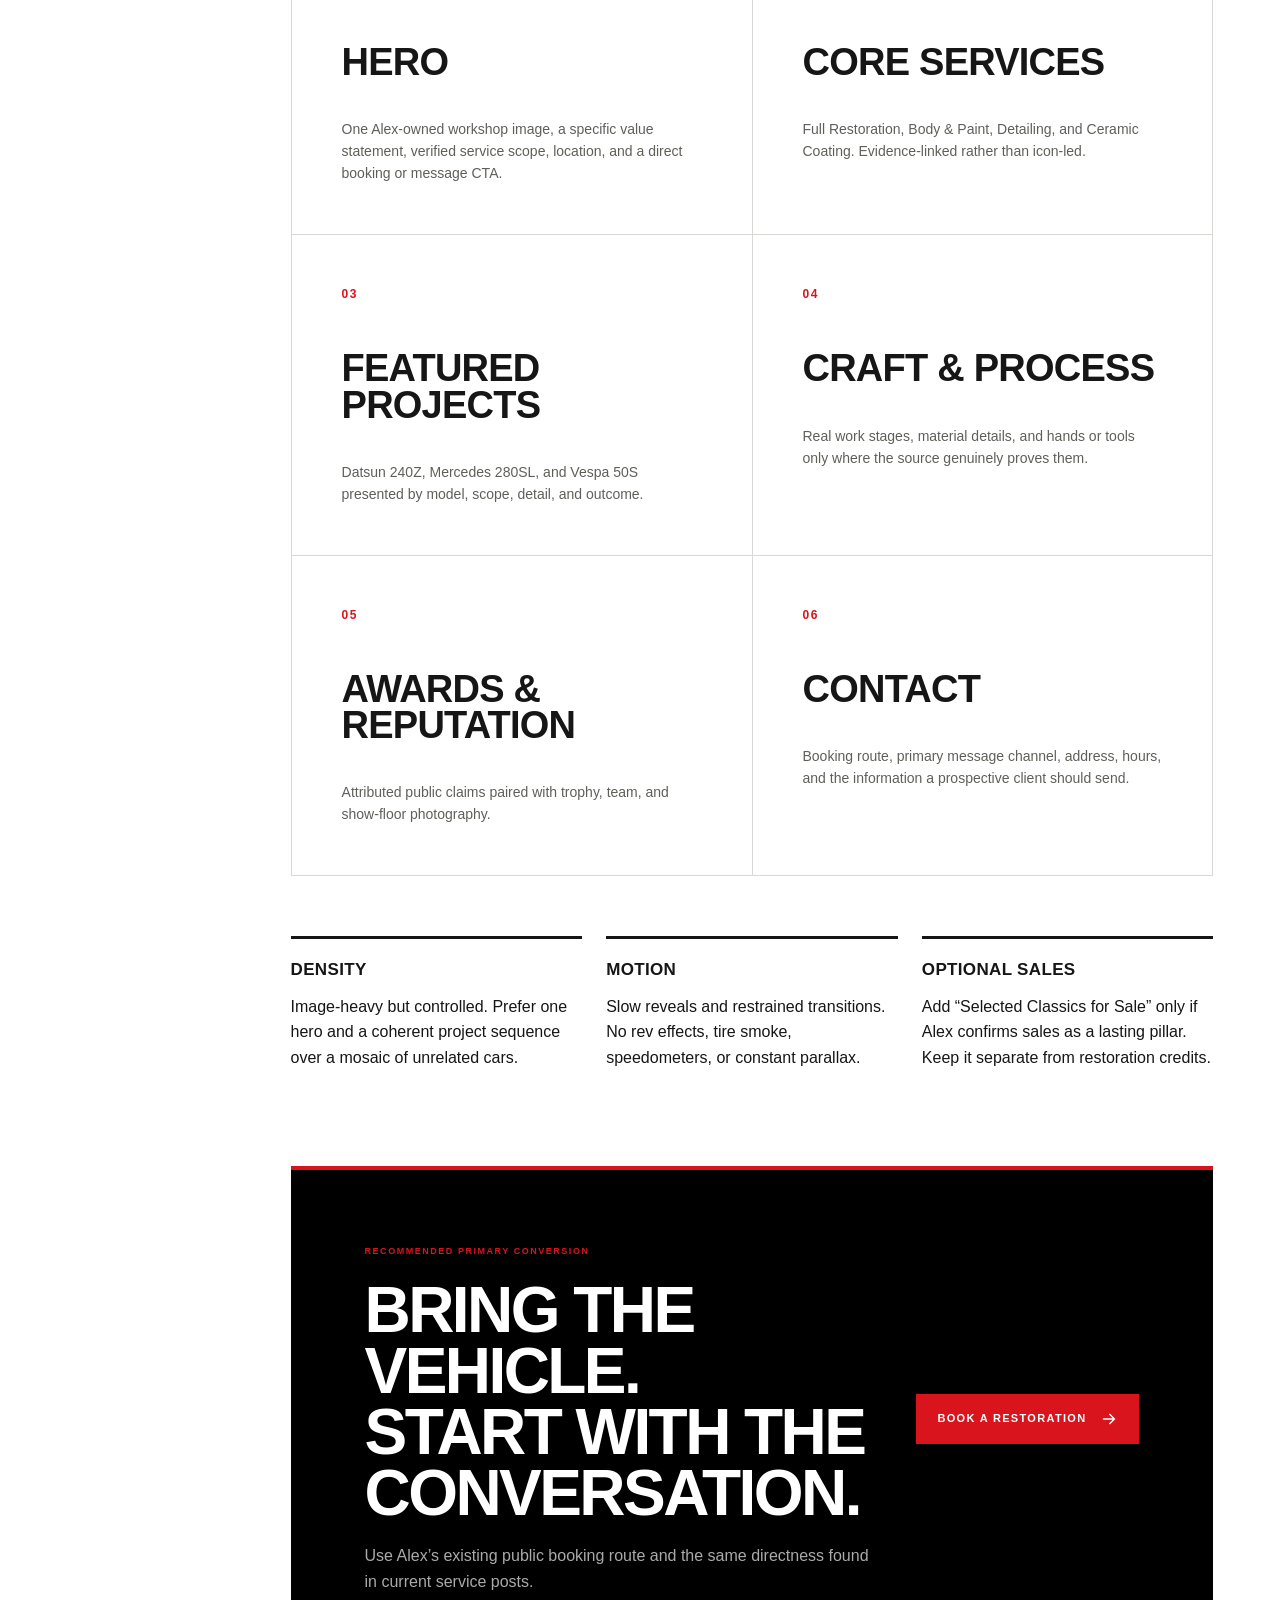
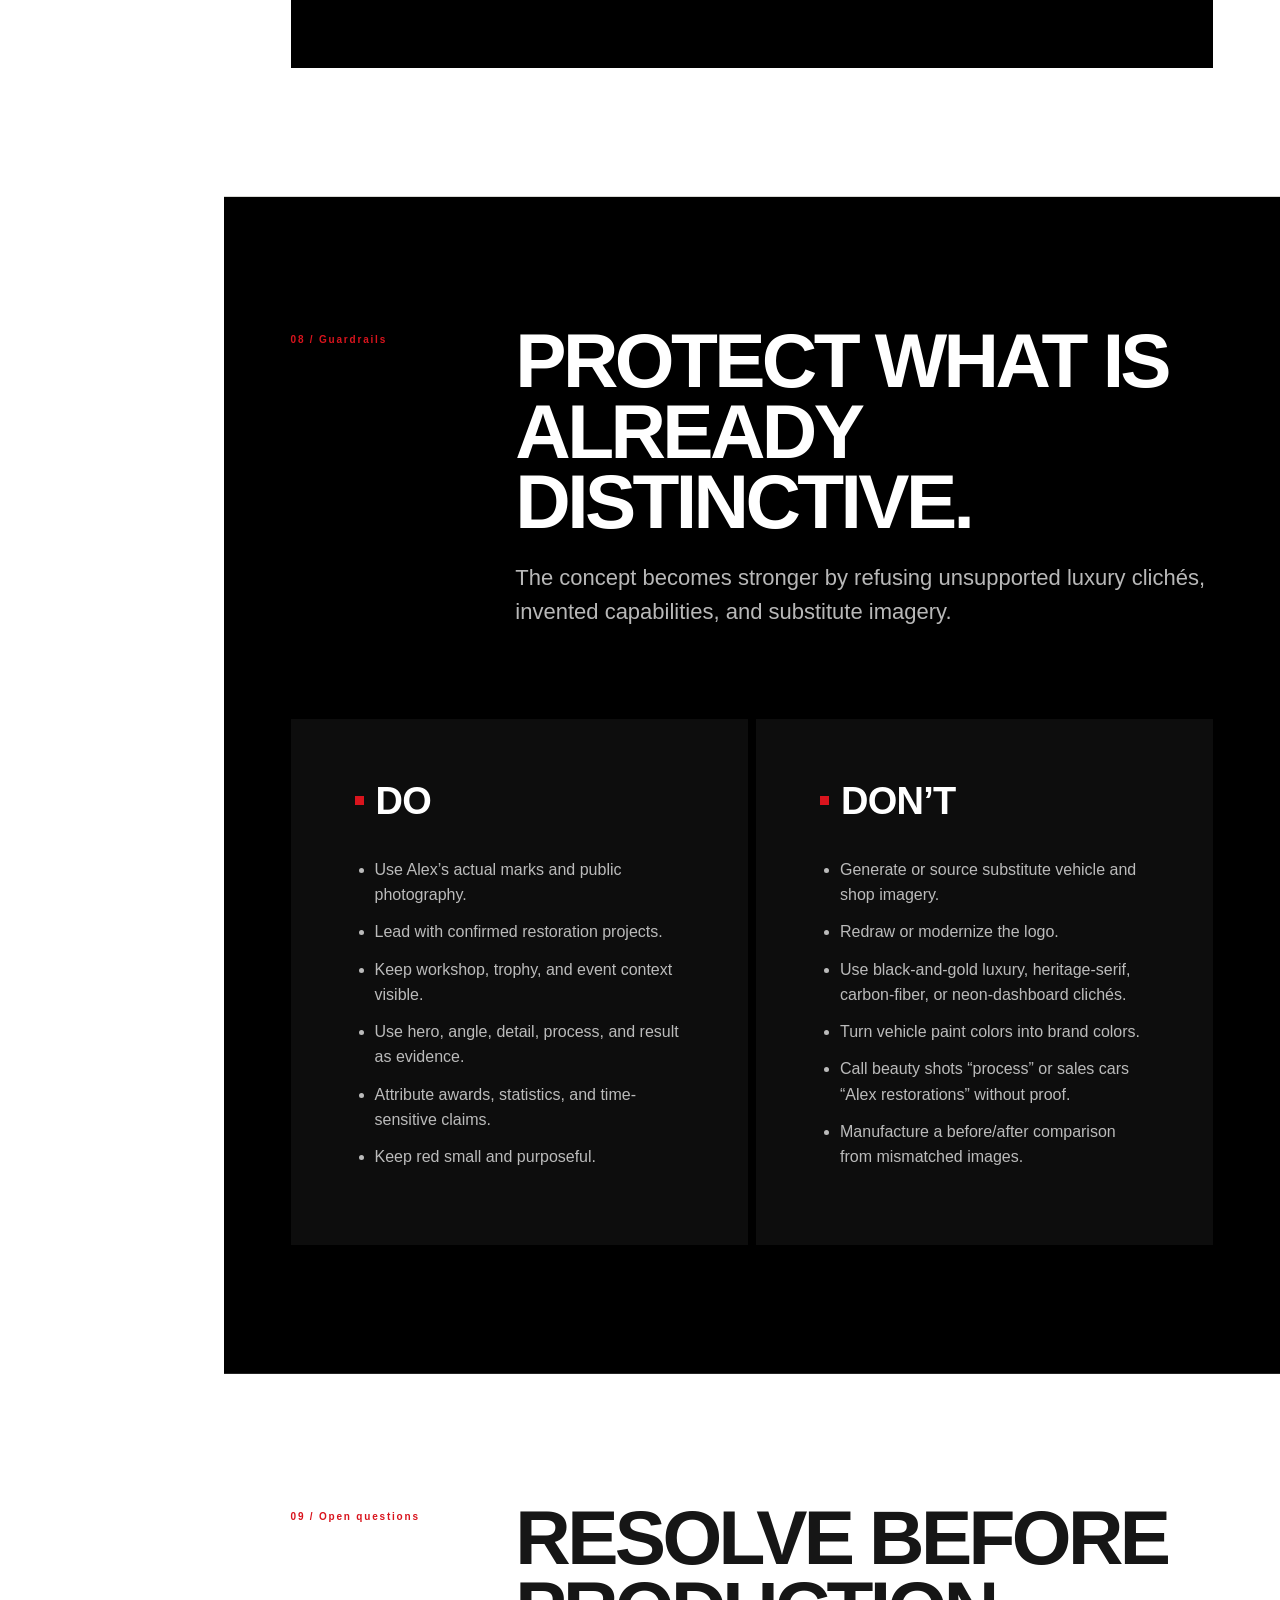
<file: brand/alex-car-restoration-brand-book.html>
<!doctype html>
<html lang="en">
<head>
  <meta charset="utf-8">
  <meta name="viewport" content="width=device-width, initial-scale=1">
  <meta name="description" content="Internal brand research and website translation guide for Alex Car Restoration.">
  <title>Alex Car Restoration — Internal Brand Guide</title>
  <style>
    :root {
      --black: #000000;
      --ink: #161616;
      --red: #d9141d;
      --white: #ffffff;
      --paper: #f4f4f2;
      --gray: #e7e7e5;
      --muted: #676767;
      --line: #cececa;
      --content: 1180px;
      --sidebar: 250px;
      --pad: clamp(24px, 5vw, 72px);
      --display: "Arial Narrow", "Roboto Condensed", Impact, sans-serif;
      --body: Arial, Helvetica, sans-serif;
    }

    * { box-sizing: border-box; }
    html { scroll-behavior: smooth; scroll-padding-top: 32px; }
    body {
      margin: 0;
      color: var(--ink);
      background: var(--paper);
      font-family: var(--body);
      font-size: 16px;
      line-height: 1.65;
      text-rendering: optimizeLegibility;
    }
    img { display: block; width: 100%; }
    a { color: inherit; text-underline-offset: 3px; }
    a:hover { color: var(--red); }
    button, a { -webkit-tap-highlight-color: transparent; }
    :focus-visible { outline: 3px solid var(--red); outline-offset: 4px; }

    .skip-link {
      position: fixed;
      top: 12px;
      left: 12px;
      z-index: 100;
      padding: 10px 14px;
      color: var(--white);
      background: var(--red);
      transform: translateY(-160%);
    }
    .skip-link:focus { transform: translateY(0); }

    .shell { min-height: 100vh; }
    .sidebar {
      position: fixed;
      inset: 0 auto 0 0;
      z-index: 20;
      width: var(--sidebar);
      display: flex;
      flex-direction: column;
      padding: 28px 24px;
      color: var(--white);
      background: var(--black);
      border-right: 1px solid #292929;
    }
    .brand-lockup {
      display: flex;
      align-items: center;
      gap: 12px;
      color: var(--white);
      text-decoration: none;
    }
    .brand-lockup img {
      width: 56px;
      height: 56px;
      border-radius: 50%;
      object-fit: cover;
      border: 1px solid #333;
    }
    .brand-lockup strong {
      display: block;
      font-family: var(--display);
      font-size: 18px;
      line-height: 1;
      letter-spacing: .02em;
      text-transform: uppercase;
    }
    .brand-lockup small {
      display: block;
      margin-top: 6px;
      color: #a8a8a8;
      font-size: 10px;
      line-height: 1;
      letter-spacing: .17em;
      text-transform: uppercase;
    }
    .eyebrow {
      margin: 0 0 12px;
      color: var(--red);
      font-family: var(--display);
      font-size: 12px;
      font-weight: 700;
      letter-spacing: .15em;
      line-height: 1.2;
      text-transform: uppercase;
    }
    .sidebar nav { margin-top: 48px; }
    .sidebar nav ul {
      display: grid;
      gap: 2px;
      margin: 0;
      padding: 0;
      list-style: none;
    }
    .sidebar nav a {
      display: block;
      padding: 7px 10px;
      color: #959595;
      border-left: 2px solid transparent;
      font-size: 12px;
      font-weight: 700;
      letter-spacing: .08em;
      text-decoration: none;
      text-transform: uppercase;
      transition: color .2s ease, border-color .2s ease, transform .2s ease;
    }
    .sidebar nav a:hover,
    .sidebar nav a.active {
      color: var(--white);
      border-left-color: var(--red);
      transform: translateX(3px);
    }
    .sidebar-meta {
      margin-top: auto;
      color: #757575;
      font-size: 10px;
      letter-spacing: .11em;
      line-height: 1.6;
      text-transform: uppercase;
    }
    .sidebar-meta strong { color: var(--white); }

    .mobile-bar { display: none; }
    .mobile-nav { display: none; }
    main { margin-left: var(--sidebar); }
    section { scroll-margin-top: 24px; }

    .hero {
      position: relative;
      min-height: min(820px, 92vh);
      display: flex;
      align-items: flex-end;
      isolation: isolate;
      overflow: hidden;
      color: var(--white);
      background: var(--black);
    }
    .hero > img {
      position: absolute;
      inset: 0;
      z-index: -2;
      height: 100%;
      object-fit: cover;
      object-position: 54% center;
    }
    .hero::after {
      content: "";
      position: absolute;
      inset: 0;
      z-index: -1;
      background:
        linear-gradient(90deg, rgba(0,0,0,.9) 0%, rgba(0,0,0,.42) 58%, rgba(0,0,0,.08) 100%),
        linear-gradient(0deg, rgba(0,0,0,.78) 0%, transparent 55%);
    }
    .hero-content {
      width: min(920px, 100%);
      padding: clamp(48px, 8vw, 112px) var(--pad);
    }
    .hero h1 {
      max-width: 820px;
      margin: 0;
      font-family: var(--display);
      font-size: clamp(52px, 8.5vw, 128px);
      line-height: .85;
      letter-spacing: -.045em;
      text-transform: uppercase;
    }
    .hero h1 span { color: var(--red); }
    .hero-intro {
      max-width: 620px;
      margin: 28px 0 0;
      color: #e2e2e2;
      font-size: clamp(17px, 2vw, 22px);
      line-height: 1.45;
    }
    .hero-data {
      display: flex;
      flex-wrap: wrap;
      gap: 10px 28px;
      margin-top: 34px;
      color: #bdbdbd;
      font-size: 11px;
      font-weight: 700;
      letter-spacing: .12em;
      text-transform: uppercase;
    }
    .hero-data span::before {
      content: "";
      display: inline-block;
      width: 5px;
      height: 5px;
      margin: 0 9px 2px 0;
      background: var(--red);
    }

    .section {
      padding: clamp(72px, 10vw, 148px) var(--pad);
      border-bottom: 1px solid var(--line);
    }
    .section-inner { max-width: var(--content); margin: 0 auto; }
    .section-header {
      display: grid;
      grid-template-columns: minmax(180px, 1fr) minmax(280px, 2.3fr);
      gap: clamp(24px, 5vw, 76px);
      align-items: start;
      margin-bottom: clamp(44px, 7vw, 86px);
    }
    .section-number {
      color: var(--red);
      font-family: var(--display);
      font-size: 13px;
      font-weight: 700;
      letter-spacing: .14em;
    }
    h2, h3, h4 {
      margin-top: 0;
      font-family: var(--display);
      line-height: 1;
      text-transform: uppercase;
    }
    h2 {
      margin-bottom: 20px;
      font-size: clamp(42px, 6.8vw, 92px);
      letter-spacing: -.04em;
    }
    h3 { font-size: clamp(24px, 3vw, 38px); letter-spacing: -.02em; }
    h4 { margin-bottom: 10px; font-size: 17px; letter-spacing: .02em; }
    .lede {
      max-width: 750px;
      margin: 0;
      color: #444;
      font-size: clamp(18px, 2vw, 23px);
      line-height: 1.55;
    }
    .kicker {
      display: inline-block;
      margin-bottom: 15px;
      color: var(--red);
      font-size: 11px;
      font-weight: 700;
      letter-spacing: .16em;
      text-transform: uppercase;
    }
    .fine-print { color: var(--muted); font-size: 12px; line-height: 1.6; }

    .summary-grid {
      display: grid;
      grid-template-columns: repeat(3, 1fr);
      border-top: 1px solid var(--ink);
      border-bottom: 1px solid var(--ink);
    }
    .summary-item { padding: 30px 26px; border-right: 1px solid var(--line); }
    .summary-item:last-child { border-right: 0; }
    .summary-item strong {
      display: block;
      margin-bottom: 8px;
      font-family: var(--display);
      font-size: 28px;
      line-height: 1;
      text-transform: uppercase;
    }
    .summary-item p { margin: 0; color: var(--muted); font-size: 14px; }

    .manifesto {
      display: grid;
      grid-template-columns: 1fr 1fr;
      gap: 1px;
      margin-top: 64px;
      background: var(--line);
      border: 1px solid var(--line);
    }
    .manifesto > div { padding: clamp(28px, 5vw, 58px); background: var(--white); }
    .manifesto blockquote {
      margin: 0;
      font-family: var(--display);
      font-size: clamp(30px, 4vw, 52px);
      line-height: 1.05;
      letter-spacing: -.025em;
      text-transform: uppercase;
    }
    .manifesto ul { margin: 0; padding-left: 18px; }

    .identity-layout {
      display: grid;
      grid-template-columns: .8fr 1.2fr;
      gap: clamp(36px, 6vw, 86px);
      align-items: center;
    }
    .logo-stage {
      min-height: 520px;
      display: grid;
      place-items: center;
      padding: 60px;
      background: var(--black);
    }
    .logo-stage img { width: min(320px, 100%); border-radius: 50%; }
    .identity-copy p { max-width: 640px; }
    .rule-list { margin: 32px 0 0; padding: 0; list-style: none; border-top: 1px solid var(--line); }
    .rule-list li {
      display: grid;
      grid-template-columns: 26px 1fr;
      gap: 12px;
      padding: 16px 0;
      border-bottom: 1px solid var(--line);
    }
    .rule-list b { color: var(--red); }

    .swatches {
      display: grid;
      grid-template-columns: repeat(5, minmax(0, 1fr));
      margin-top: 72px;
      border: 1px solid var(--line);
    }
    .swatch { min-height: 240px; display: flex; flex-direction: column; justify-content: flex-end; padding: 20px; }
    .swatch.dark { color: var(--white); }
    .swatch strong { font-family: var(--display); font-size: 18px; text-transform: uppercase; }
    .swatch span { font-size: 12px; opacity: .72; }

    .type-specimen {
      display: grid;
      grid-template-columns: 1fr 1fr;
      gap: 1px;
      margin-top: 72px;
      background: var(--line);
      border: 1px solid var(--line);
    }
    .type-specimen > div { min-height: 350px; padding: clamp(28px, 5vw, 56px); background: var(--white); }
    .display-sample {
      margin: 32px 0 0;
      font-family: var(--display);
      font-size: clamp(48px, 7vw, 96px);
      line-height: .88;
      letter-spacing: -.045em;
      text-transform: uppercase;
    }
    .body-sample { max-width: 480px; margin: 50px 0 0; font-size: 19px; line-height: 1.65; }

    .photo-grid {
      display: grid;
      grid-template-columns: 1.45fr 1fr;
      grid-template-rows: 360px 360px;
      gap: 12px;
    }
    .photo-card { position: relative; overflow: hidden; background: #222; }
    .photo-card:first-child { grid-row: 1 / span 2; }
    .photo-card img { height: 100%; object-fit: cover; transition: transform .7s cubic-bezier(.2,.8,.2,1); }
    .photo-card:hover img { transform: scale(1.025); }
    .photo-card figcaption {
      position: absolute;
      inset: auto 0 0;
      padding: 42px 24px 20px;
      color: var(--white);
      background: linear-gradient(transparent, rgba(0,0,0,.78));
      font-size: 11px;
      font-weight: 700;
      letter-spacing: .12em;
      text-transform: uppercase;
    }
    .photo-guidance {
      display: grid;
      grid-template-columns: repeat(3, 1fr);
      gap: 24px;
      margin-top: 44px;
    }
    .photo-guidance article { padding-top: 22px; border-top: 3px solid var(--ink); }
    .photo-guidance p { color: var(--muted); font-size: 14px; }

    .dark-section { color: var(--white); background: var(--black); border-color: #242424; }
    .dark-section .lede { color: #b8b8b8; }
    .dark-section .fine-print { color: #8f8f8f; }
    .voice-columns {
      display: grid;
      grid-template-columns: 1fr 1fr;
      gap: clamp(30px, 7vw, 96px);
    }
    .voice-mode { padding-top: 24px; border-top: 1px solid #4a4a4a; }
    .voice-mode p { color: #b8b8b8; }
    .quote {
      margin: 32px 0;
      padding: 28px 0 28px 28px;
      border-left: 4px solid var(--red);
      font-family: var(--display);
      font-size: clamp(26px, 3vw, 42px);
      line-height: 1.1;
      text-transform: uppercase;
    }
    .voice-tags { display: flex; flex-wrap: wrap; gap: 8px; margin-top: 36px; }
    .voice-tags span {
      padding: 8px 12px;
      color: #ddd;
      border: 1px solid #383838;
      font-size: 10px;
      font-weight: 700;
      letter-spacing: .13em;
      text-transform: uppercase;
    }

    .service-list { margin: 0; padding: 0; list-style: none; border-top: 1px solid var(--ink); }
    .service-list li {
      display: grid;
      grid-template-columns: 72px minmax(220px, .9fr) 1.7fr auto;
      gap: 28px;
      align-items: baseline;
      padding: 28px 0;
      border-bottom: 1px solid var(--line);
    }
    .service-list .num { color: var(--red); font-family: var(--display); font-size: 14px; }
    .service-list strong { font-family: var(--display); font-size: 26px; text-transform: uppercase; }
    .service-list p { margin: 0; color: var(--muted); }
    .confidence {
      white-space: nowrap;
      font-size: 10px;
      font-weight: 700;
      letter-spacing: .13em;
      text-transform: uppercase;
    }
    .confidence::before { content: "●"; margin-right: 7px; color: var(--red); }
    .unknown-strip {
      margin-top: 40px;
      padding: 24px 28px;
      color: #383838;
      background: var(--gray);
      border-left: 4px solid var(--muted);
    }
    .unknown-strip strong { font-family: var(--display); text-transform: uppercase; }

    .proof-layout {
      display: grid;
      grid-template-columns: 1.1fr .9fr;
      gap: 12px;
    }
    .proof-image { min-height: 620px; }
    .proof-image img { height: 100%; object-fit: cover; }
    .proof-copy { display: flex; flex-direction: column; justify-content: center; padding: clamp(36px, 6vw, 72px); background: var(--white); }
    .proof-stat { padding: 24px 0; border-bottom: 1px solid var(--line); }
    .proof-stat:first-of-type { border-top: 1px solid var(--line); }
    .proof-stat strong { display: block; font-family: var(--display); font-size: clamp(36px, 5vw, 64px); line-height: 1; text-transform: uppercase; }
    .proof-stat span { display: block; margin-top: 8px; color: var(--muted); font-size: 12px; }

    .site-map {
      display: grid;
      grid-template-columns: repeat(2, 1fr);
      gap: 1px;
      background: var(--line);
      border: 1px solid var(--line);
      counter-reset: map;
    }
    .site-map article { min-height: 270px; padding: clamp(28px, 4vw, 50px); background: var(--white); counter-increment: map; }
    .site-map article::before {
      content: "0" counter(map);
      display: block;
      margin-bottom: 46px;
      color: var(--red);
      font-family: var(--display);
      font-size: 12px;
      font-weight: 700;
      letter-spacing: .12em;
    }
    .site-map p { margin-bottom: 0; color: var(--muted); font-size: 14px; }
    .web-principles { display: grid; grid-template-columns: repeat(3, 1fr); gap: 24px; margin-top: 48px; }
    .web-principles article { padding-top: 22px; border-top: 3px solid var(--ink); }

    .do-dont { display: grid; grid-template-columns: 1fr 1fr; gap: 1px; background: #333; }
    .do-dont > div { padding: clamp(32px, 5vw, 62px); background: #0d0d0d; }
    .do-dont h3 { display: flex; align-items: center; gap: 12px; }
    .do-dont h3::before { content: ""; width: 9px; height: 9px; background: var(--red); }
    .do-dont ul { margin: 0; padding-left: 20px; color: #bbb; }
    .do-dont li { margin: 12px 0; }

    .questions { columns: 2; column-gap: 64px; margin: 0; padding: 0; list-style: none; counter-reset: question; }
    .questions li {
      break-inside: avoid;
      display: grid;
      grid-template-columns: 34px 1fr;
      gap: 14px;
      padding: 18px 0;
      border-top: 1px solid var(--line);
      counter-increment: question;
    }
    .questions li::before { content: counter(question, decimal-leading-zero); color: var(--red); font-family: var(--display); font-size: 12px; }

    .source-list { margin: 0; padding: 0; list-style: none; border-top: 1px solid var(--line); }
    .source-list li { display: grid; grid-template-columns: 1fr auto; gap: 24px; padding: 18px 0; border-bottom: 1px solid var(--line); }
    .source-list a { font-weight: 700; text-decoration: none; }
    .source-list span { color: var(--muted); font-size: 11px; letter-spacing: .1em; text-transform: uppercase; }

    .footer {
      padding: 70px var(--pad);
      color: #8e8e8e;
      background: var(--black);
    }
    .footer-inner { max-width: var(--content); margin: 0 auto; display: flex; justify-content: space-between; gap: 36px; }
    .footer strong { color: var(--white); font-family: var(--display); font-size: 20px; text-transform: uppercase; }
    .footer p { max-width: 640px; margin: 0; font-size: 12px; }

    @media (max-width: 980px) {
      :root { --sidebar: 0px; }
      html { scroll-padding-top: 74px; }
      .sidebar { display: none; }
      .mobile-bar {
        position: sticky;
        top: 0;
        z-index: 30;
        display: flex;
        align-items: center;
        justify-content: space-between;
        height: 66px;
        padding: 10px 18px;
        color: var(--white);
        background: rgba(0,0,0,.96);
        border-bottom: 1px solid #292929;
      }
      .mobile-bar .brand-lockup img { width: 42px; height: 42px; }
      .mobile-bar .brand-lockup strong { font-size: 14px; }
      .mobile-bar button {
        min-width: 44px;
        min-height: 44px;
        color: var(--white);
        background: transparent;
        border: 1px solid #444;
        font-size: 20px;
        cursor: pointer;
      }
      .mobile-nav {
        position: fixed;
        inset: 66px 0 auto;
        z-index: 29;
        display: none;
        grid-template-columns: repeat(2, 1fr);
        padding: 14px;
        background: var(--black);
        border-bottom: 1px solid #333;
      }
      .mobile-nav.open { display: grid; }
      .mobile-nav a { padding: 13px; color: #ccc; font-size: 11px; font-weight: 700; letter-spacing: .08em; text-decoration: none; text-transform: uppercase; }
      main { margin-left: 0; }
      .hero { min-height: 720px; }
      .summary-grid { grid-template-columns: 1fr; }
      .summary-item { border-right: 0; border-bottom: 1px solid var(--line); }
      .summary-item:last-child { border-bottom: 0; }
      .identity-layout, .proof-layout { grid-template-columns: 1fr; }
      .logo-stage { min-height: 420px; }
      .swatches { grid-template-columns: repeat(2, 1fr); }
      .swatch:last-child { grid-column: 1 / -1; min-height: 150px; }
      .photo-grid { grid-template-rows: 300px 300px; }
      .service-list li { grid-template-columns: 48px 1fr auto; }
      .service-list p { grid-column: 2 / -1; }
      .proof-image { min-height: 520px; }
    }

    @media (max-width: 680px) {
      body { font-size: 15px; }
      .hero { min-height: calc(100svh - 66px); }
      .hero > img { object-position: 60% center; }
      .hero-content { padding-bottom: 54px; }
      .hero h1 { font-size: clamp(48px, 17vw, 78px); }
      .section-header { grid-template-columns: 1fr; gap: 18px; }
      .manifesto, .type-specimen, .voice-columns, .site-map, .do-dont { grid-template-columns: 1fr; }
      .photo-grid { display: grid; grid-template-columns: 1fr; grid-template-rows: repeat(3, 350px); }
      .photo-card:first-child { grid-row: auto; }
      .photo-guidance, .web-principles { grid-template-columns: 1fr; }
      .swatches { grid-template-columns: 1fr; }
      .swatch:last-child { grid-column: auto; }
      .service-list li { grid-template-columns: 34px 1fr; gap: 14px; }
      .service-list strong { font-size: 22px; }
      .service-list p, .service-list .confidence { grid-column: 2; }
      .questions { columns: 1; }
      .source-list li { grid-template-columns: 1fr; gap: 4px; }
      .footer-inner { flex-direction: column; }
    }

    @media print {
      .sidebar, .mobile-bar, .mobile-nav { display: none !important; }
      main { margin: 0; }
      .hero { min-height: 690px; break-after: page; }
      .section { break-inside: avoid; }
      a { text-decoration: none; }
    }

    @media (prefers-reduced-motion: reduce) {
      html { scroll-behavior: auto; }
      *, *::before, *::after { scroll-behavior: auto !important; transition-duration: .01ms !important; animation-duration: .01ms !important; }
    }

    /* Refined presentation layer */
    :root {
      --paper: #ffffff;
      --gray: #ededeb;
      --line: #d8d8d4;
      --muted: #5f5f5a;
      --content: 1240px;
      --sidebar: 224px;
      --pad: clamp(28px, 5.2vw, 84px);
    }
    body { background: var(--white); line-height: 1.58; }
    .sidebar { padding: 30px 22px 26px; border-right-color: #1d1d1d; }
    .sidebar .brand-lockup { gap: 11px; }
    .sidebar .brand-lockup img { width: 48px; height: 48px; border: 0; }
    .sidebar .brand-lockup strong { font-size: 15px; letter-spacing: .055em; }
    .sidebar .brand-lockup small { margin-top: 5px; font-size: 8px; letter-spacing: .2em; }
    .sidebar nav { margin-top: 44px; }
    .sidebar nav ul { gap: 0; }
    .sidebar nav a {
      padding: 7px 0 7px 14px;
      color: #8b8b8b;
      font-size: 10px;
      letter-spacing: .12em;
      transform: none;
    }
    .sidebar nav a:hover, .sidebar nav a.active { color: var(--white); transform: none; }
    .sidebar-meta { font-size: 8px; letter-spacing: .15em; line-height: 1.7; }

    .hero { min-height: min(860px, 96vh); }
    .hero > img { object-position: 58% center; }
    .hero::after {
      background:
        linear-gradient(90deg, rgba(0,0,0,.94) 0%, rgba(0,0,0,.78) 31%, rgba(0,0,0,.25) 61%, rgba(0,0,0,.03) 100%),
        linear-gradient(0deg, rgba(0,0,0,.66) 0%, transparent 46%);
    }
    .hero-content { width: min(780px, 100%); padding: clamp(64px, 8vw, 112px) var(--pad) clamp(58px, 8vw, 94px); }
    .hero h1 {
      max-width: 690px;
      font-size: clamp(64px, 8vw, 116px);
      line-height: .82;
      letter-spacing: -.052em;
    }
    .hero-intro { max-width: 570px; margin-top: 26px; font-size: clamp(17px, 1.55vw, 20px); line-height: 1.5; }
    .hero-actions { display: flex; flex-wrap: wrap; gap: 10px; margin-top: 31px; }
    .button {
      min-height: 50px;
      display: inline-flex;
      align-items: center;
      justify-content: center;
      gap: 14px;
      padding: 0 20px;
      border: 1px solid transparent;
      font-family: var(--display);
      font-size: 11px;
      font-weight: 700;
      letter-spacing: .12em;
      line-height: 1;
      text-decoration: none;
      text-transform: uppercase;
      transition: background-color .2s ease, color .2s ease, border-color .2s ease;
    }
    .button svg, .project-copy a svg { width: 18px; height: 18px; fill: none; stroke: currentColor; stroke-width: 1.6; stroke-linecap: square; stroke-linejoin: miter; }
    .button-primary { color: var(--white); background: var(--red); border-color: var(--red); }
    .button-primary:hover { color: var(--white); background: #b80f17; border-color: #b80f17; }
    .button-secondary { color: var(--white); background: rgba(0,0,0,.22); border-color: rgba(255,255,255,.52); }
    .button-secondary:hover { color: var(--black); background: var(--white); border-color: var(--white); }
    .hero-data { gap: 10px 24px; margin-top: 28px; font-size: 9px; letter-spacing: .15em; }
    .hero-data span::before { width: 4px; height: 4px; margin-right: 8px; }

    .section { padding: clamp(88px, 10vw, 152px) var(--pad); }
    .section-header { grid-template-columns: 148px minmax(320px, 1fr); gap: clamp(32px, 6vw, 92px); margin-bottom: clamp(52px, 7vw, 94px); }
    .section-number { font-size: 10px; letter-spacing: .18em; }
    h2 { max-width: 900px; margin-bottom: 24px; font-size: clamp(48px, 6vw, 82px); line-height: .92; letter-spacing: -.047em; }
    h3 { line-height: .95; }
    .lede { max-width: 760px; color: #3f3f3b; font-size: clamp(18px, 1.75vw, 22px); line-height: 1.55; }
    .kicker, .project-index { font-size: 9px; font-weight: 700; letter-spacing: .17em; text-transform: uppercase; }
    .summary-grid { border-top-color: var(--black); border-bottom-color: var(--black); }
    .summary-item { min-height: 190px; padding: 34px 30px; }
    .summary-item strong { font-size: 30px; letter-spacing: -.02em; }
    .manifesto { margin-top: 74px; }
    .manifesto > div { padding: clamp(36px, 5vw, 68px); }
    .manifesto blockquote { font-size: clamp(34px, 3.8vw, 52px); }

    .identity-layout { grid-template-columns: minmax(350px, .82fr) minmax(390px, 1.18fr); }
    .logo-stage { min-height: 600px; padding: 76px; }
    .logo-stage img { width: min(350px, 100%); }
    .rule-list li { padding: 19px 0; }
    .swatches { margin-top: 82px; border-color: var(--black); }
    .swatch { min-height: 270px; padding: 24px; }
    .type-specimen { margin-top: 82px; }

    .project-showcase { display: grid; grid-template-columns: repeat(12, minmax(0, 1fr)); gap: 12px; }
    .project-feature { position: relative; overflow: hidden; background: var(--paper); border: 1px solid var(--line); }
    .project-feature figure { margin: 0; overflow: hidden; background: var(--black); }
    .project-feature img { height: 100%; object-fit: cover; }
    .project-feature-lead { grid-column: 1 / -1; display: grid; grid-template-columns: minmax(0, 1.65fr) minmax(330px, .75fr); min-height: 620px; }
    .project-feature-lead figure { min-height: 620px; }
    .project-feature-lead img { object-position: 48% center; }
    .project-feature-compact { grid-column: span 6; display: grid; grid-template-rows: minmax(390px, 1fr) auto; }
    .project-feature-compact figure { min-height: 390px; }
    .project-feature-compact:first-of-type img { object-position: center; }
    .project-feature-dark { color: var(--white); background: var(--black); border-color: var(--black); }
    .project-copy { display: flex; flex-direction: column; align-items: flex-start; justify-content: flex-end; padding: clamp(30px, 4vw, 56px); }
    .project-index { display: block; margin-bottom: 22px; color: var(--red); }
    .project-copy h3 { margin: 0 0 20px; font-size: clamp(32px, 4vw, 54px); letter-spacing: -.035em; }
    .project-copy p { max-width: 500px; margin: 0; color: var(--muted); font-size: 14px; line-height: 1.7; }
    .project-feature-dark .project-copy p { color: #b8b8b8; }
    .project-copy a { display: inline-flex; align-items: center; gap: 12px; margin-top: 32px; font-size: 10px; font-weight: 700; letter-spacing: .13em; text-decoration: none; text-transform: uppercase; }
    .build-sequence { display: grid; grid-template-columns: 1.05fr 1fr 1fr; gap: 12px; margin-top: 80px; }
    .build-sequence-copy { display: flex; flex-direction: column; justify-content: flex-end; padding: 40px 36px 32px 0; border-top: 4px solid var(--black); }
    .build-sequence-copy h3 { margin: 20px 0 22px; font-size: clamp(30px, 3.4vw, 48px); }
    .build-sequence-copy p { margin: 0; color: var(--muted); font-size: 14px; }
    .build-sequence figure { position: relative; min-height: 470px; margin: 0; overflow: hidden; background: var(--black); }
    .build-sequence img { height: 100%; object-fit: cover; }
    .build-sequence figcaption, .proof-image figcaption { position: absolute; inset: auto 0 0; padding: 36px 20px 17px; color: var(--white); background: linear-gradient(transparent, rgba(0,0,0,.78)); font-size: 9px; font-weight: 700; letter-spacing: .13em; text-transform: uppercase; }
    .photo-guidance { margin-top: 64px; }
    .photo-guidance article { padding-top: 26px; }

    .voice-mode { padding-top: 30px; }
    .quote { font-size: clamp(28px, 3vw, 40px); }
    .voice-tags span { border-color: #333; }

    .service-grid { display: grid; grid-template-columns: 1fr 1fr; gap: 1px; background: var(--line); border: 1px solid var(--line); }
    .service-card { min-height: 300px; display: grid; grid-template-columns: 48px 1fr; grid-template-rows: 1fr auto; gap: 18px 22px; padding: clamp(30px, 4vw, 50px); background: var(--white); }
    .service-card-primary { grid-column: 1 / -1; min-height: 292px; grid-template-columns: 48px minmax(0, 1fr) auto; grid-template-rows: auto; align-items: start; color: var(--white); background: var(--black); }
    .service-card .num { color: var(--red); font-family: var(--display); font-size: 11px; letter-spacing: .14em; }
    .service-card h3 { margin: 0 0 22px; font-size: clamp(30px, 3.6vw, 48px); letter-spacing: -.03em; }
    .service-card p { max-width: 500px; margin: 0; color: var(--muted); font-size: 14px; line-height: 1.7; }
    .service-card-primary p { color: #bcbcbc; }
    .service-card .confidence { grid-column: 2; align-self: end; color: #4c4c48; }
    .service-card-primary .confidence { grid-column: 3; align-self: start; }
    .service-card-primary .confidence { color: #b5b5b5; }
    .unknown-strip { margin-top: 24px; padding: 26px 30px; background: #f1f1ef; border-left-width: 3px; font-size: 13px; }

    .proof-layout { grid-template-columns: minmax(0, 1.2fr) minmax(390px, .8fr); gap: 0; background: var(--black); }
    .proof-media { display: grid; grid-template-columns: 1.4fr .8fr; gap: 8px; padding: 8px; }
    .proof-image { position: relative; min-height: 680px; margin: 0; overflow: hidden; }
    .proof-image-secondary { min-height: 680px; }
    .proof-image img { height: 100%; object-fit: cover; }
    .proof-image-secondary img { object-position: 45% center; }
    .proof-copy { padding: clamp(42px, 5vw, 76px); color: var(--white); background: var(--black); }
    .proof-stat { padding: 28px 0; border-color: #333; }
    .proof-stat:first-of-type { border-color: #333; }
    .proof-stat strong { font-size: clamp(44px, 5vw, 70px); }
    .proof-stat span { max-width: 390px; color: #a8a8a8; line-height: 1.6; }

    .site-map article { min-height: 290px; }
    .web-principles { margin-top: 60px; }
    .contact-cta { display: grid; grid-template-columns: 1fr auto; gap: 40px; align-items: end; margin-top: 80px; padding: clamp(42px, 6vw, 74px); color: var(--white); background: var(--black); border-top: 4px solid var(--red); }
    .contact-cta h3 { margin: 20px 0; font-size: clamp(38px, 5vw, 66px); letter-spacing: -.04em; }
    .contact-cta p { max-width: 620px; margin: 0; color: #aaa; }
    .contact-cta .button { align-self: center; white-space: nowrap; }

    .do-dont { gap: 8px; background: var(--black); }
    .do-dont > div { padding: clamp(38px, 5vw, 68px); }
    .footer { padding-block: 58px; }

    @media (max-width: 1120px) {
      .project-feature-lead { grid-template-columns: 1.4fr .8fr; }
      .build-sequence { grid-template-columns: 1fr 1fr; }
      .build-sequence-copy { grid-column: 1 / -1; padding-right: 0; }
      .proof-layout { grid-template-columns: 1fr; }
      .proof-image, .proof-image-secondary { min-height: 560px; }
    }
    @media (max-width: 980px) {
      :root { --sidebar: 0px; }
      .mobile-bar { height: 70px; padding-inline: 20px; }
      .mobile-nav { inset-block-start: 70px; }
      .hero { min-height: calc(100svh - 70px); }
      .hero-content { width: min(760px, 100%); }
      .section-header { grid-template-columns: 120px minmax(280px, 1fr); }
      .identity-layout { grid-template-columns: 1fr; }
      .project-feature-lead { grid-template-columns: 1fr; }
      .project-feature-lead figure { min-height: 560px; }
      .project-feature-compact { grid-column: 1 / -1; grid-template-columns: 1.1fr .9fr; grid-template-rows: none; }
      .project-feature-compact figure { min-height: 420px; }
      .service-grid { grid-template-columns: 1fr; }
      .service-card-primary { grid-column: auto; }
      .contact-cta { grid-template-columns: 1fr; align-items: start; }
      .contact-cta .button { justify-self: start; }
    }
    @media (max-width: 680px) {
      .mobile-bar { height: 64px; padding-inline: 16px; }
      .mobile-nav { inset-block-start: 64px; padding: 12px 16px 20px; }
      .mobile-nav a { padding: 12px 8px; font-size: 9px; letter-spacing: .11em; }
      .mobile-bar .brand-lockup img { width: 38px; height: 38px; }
      .mobile-bar button { min-width: 42px; min-height: 42px; }
      .hero { min-height: calc(100svh - 64px); }
      .hero > img { object-position: 57% center; }
      .hero::after { background: linear-gradient(0deg, rgba(0,0,0,.9) 0%, rgba(0,0,0,.48) 58%, rgba(0,0,0,.12) 100%); }
      .hero-content { padding: 72px 22px 38px; }
      .hero h1 { max-width: 350px; font-size: clamp(56px, 17vw, 76px); line-height: .84; }
      .hero-intro { max-width: 330px; margin-top: 22px; font-size: 16px; }
      .hero-actions { display: grid; grid-template-columns: 1fr; width: min(100%, 330px); margin-top: 26px; }
      .button { width: 100%; min-height: 48px; padding-inline: 17px; }
      .hero-data { gap: 8px 14px; margin-top: 23px; }
      .section { padding: 78px 22px; }
      .section-header { grid-template-columns: 1fr; gap: 20px; margin-bottom: 46px; }
      h2 { font-size: clamp(43px, 14vw, 62px); line-height: .93; }
      .lede { font-size: 17px; }
      .summary-item { min-height: auto; padding: 28px 2px; }
      .manifesto { margin-top: 52px; }
      .manifesto > div { padding: 34px 26px; }
      .logo-stage { min-height: 380px; padding: 52px; }
      .swatch { min-height: 180px; }
      .project-feature-lead, .project-feature-compact { display: grid; grid-template-columns: 1fr; min-height: 0; }
      .project-feature-lead figure, .project-feature-compact figure { min-height: 300px; }
      .project-feature-lead img { object-position: 48% center; }
      .project-copy { padding: 30px 24px 34px; }
      .project-copy h3 { font-size: 34px; }
      .build-sequence { grid-template-columns: 1fr; margin-top: 56px; }
      .build-sequence-copy { grid-column: auto; padding: 30px 0 14px; }
      .build-sequence figure { min-height: 410px; }
      .photo-guidance { margin-top: 48px; }
      .service-card { min-height: 260px; grid-template-columns: 34px 1fr; padding: 30px 24px; }
      .service-card-primary { grid-template-columns: 34px 1fr; }
      .service-card-primary .confidence { grid-column: 2; }
      .service-card h3 { font-size: 31px; }
      .proof-media { grid-template-columns: 1fr; padding: 6px; }
      .proof-image, .proof-image-secondary { min-height: 390px; }
      .proof-copy { padding: 42px 26px; }
      .contact-cta { margin-top: 56px; padding: 38px 26px; }
      .contact-cta h3 { font-size: 42px; }
    }
  </style>
</head>
<body>
  <a class="skip-link" href="#content">Skip to content</a>
  <div class="shell">
    <aside class="sidebar">
      <a class="brand-lockup" href="#overview">
        <img src="assets/alex-circular-mark.jpg" alt="Alex Car Restoration circular mark">
        <span><strong>Alex Car</strong><small>Internal Brand Guide</small></span>
      </a>
      <nav aria-label="Brand guide sections">
        <ul>
          <li><a href="#overview">Overview</a></li>
          <li><a href="#brand">Brand identity</a></li>
          <li><a href="#visual-system">Visual system</a></li>
          <li><a href="#photography">Photography</a></li>
          <li><a href="#voice">Voice & copy</a></li>
          <li><a href="#services">Services</a></li>
          <li><a href="#proof">Credibility</a></li>
          <li><a href="#website">Website translation</a></li>
          <li><a href="#guardrails">Guardrails</a></li>
          <li><a href="#unknowns">Open questions</a></li>
          <li><a href="#sources">Sources</a></li>
        </ul>
      </nav>
      <div class="sidebar-meta"><strong>Research date</strong><br>August 28, 2026<br><br>Public Facebook evidence only</div>
    </aside>

    <div class="mobile-bar">
      <a class="brand-lockup" href="#overview">
        <img src="assets/alex-circular-mark.jpg" alt="Alex Car Restoration circular mark">
        <span><strong>Alex Car</strong></span>
      </a>
      <button type="button" aria-label="Open section menu" aria-expanded="false" aria-controls="mobile-nav">☰</button>
    </div>
    <nav class="mobile-nav" id="mobile-nav" aria-label="Mobile brand guide sections">
      <a href="#overview">Overview</a><a href="#brand">Identity</a><a href="#visual-system">Visual system</a>
      <a href="#photography">Photography</a><a href="#voice">Voice</a><a href="#services">Services</a>
      <a href="#proof">Credibility</a><a href="#website">Website</a><a href="#guardrails">Guardrails</a>
      <a href="#unknowns">Questions</a><a href="#sources">Sources</a>
    </nav>

    <main id="content">
      <section class="hero" id="overview">
        <img src="assets/datsun-240z-workshop-hero.jpg" alt="Finished white Datsun 240Z in the Alex Car Restoration workshop">
        <div class="hero-content">
          <h1>Classic.<br>Reborn<span>.</span></h1>
          <p class="hero-intro">A visual translation of Alex Car Restoration’s public identity: workshop-authentic, model-specific, image-led, and backed by visible proof.</p>
          <div class="hero-actions">
            <a href="https://tinyurl.com/alexcarbooking" class="button button-primary" target="_blank" rel="noreferrer">Book a restoration <svg viewBox="0 0 20 20" aria-hidden="true"><path d="M4 10h11M11 5l5 5-5 5"/></svg></a>
            <a href="#photography" class="button button-secondary">View confirmed projects <svg viewBox="0 0 20 20" aria-hidden="true"><path d="M4 10h11M11 5l5 5-5 5"/></svg></a>
          </div>
          <div class="hero-data"><span>Automotive service</span><span>Quezon City</span><span>Research confidence: high</span></div>
        </div>
      </section>

      <section class="section" aria-labelledby="summary-title">
        <div class="section-inner">
          <header class="section-header">
            <div><span class="section-number">00 / Summary</span></div>
            <div>
              <h2 id="summary-title">Proof is the brand.</h2>
              <p class="lede">The identity does not depend on elaborate graphics. It repeats a compact system: recognizable classics, clean shop photography, exact model naming, transformation language, a small watermark, and public evidence of long-term enthusiast credibility.</p>
            </div>
          </header>
          <div class="summary-grid">
            <article class="summary-item"><strong>Image-led</strong><p>Finished vehicles, true details, workshop context, and compact evidence sets do the communication.</p></article>
            <article class="summary-item"><strong>Quietly premium</strong><p>Precision and finish without generic black-and-gold luxury or exaggerated motorsport styling.</p></article>
            <article class="summary-item"><strong>Source-bound</strong><p>Every public claim, service, image, and project credit must remain traceable to Alex’s own content.</p></article>
          </div>
          <div class="manifesto">
            <div><span class="kicker">The website should feel</span><blockquote>Proven. Precise. Enthusiast-led. Award-backed.</blockquote></div>
            <div>
              <span class="kicker">The governing idea</span>
              <p>Let Alex Car Restoration’s own vehicles and workshop become the visual system. Present each restoration as evidence, not decoration.</p>
              <ul><li>One strong hero, then specific proof.</li><li>Exact vehicle. Exact work. Tangible outcome.</li><li>Black and white structure; red as a signal.</li></ul>
            </div>
          </div>
        </div>
      </section>

      <section class="section" id="brand" aria-labelledby="brand-title">
        <div class="section-inner">
          <header class="section-header">
            <div><span class="section-number">01 / Brand identity</span></div>
            <div><h2 id="brand-title">Existing marks, unchanged.</h2><p class="lede">Two recognizable assets anchor the system. Treat both as finished artwork—not typography to be recreated.</p></div>
          </header>
          <div class="identity-layout">
            <div class="logo-stage"><img src="assets/alex-circular-mark.jpg" alt="Black circular Alex profile logo with white lettering and a small red accent"></div>
            <div class="identity-copy">
              <span class="kicker">Primary circular mark</span>
              <h3>Compact social recognition</h3>
              <p>Black circular field, thick white perimeter ring, and tightly composed white <strong>AleX</strong> lettering with a small red wedge on the final X. Best used for the favicon, avatar continuity, and compact mobile placement.</p>
              <span class="kicker">Horizontal mark</span>
              <h3>AleX Restoration</h3>
              <p>The horizontal lockup—bold AleX at left, smaller widely tracked Restoration at right—is the recommended website signature once a clean transparent or vector master is supplied.</p>
              <ul class="rule-list">
                <li><b>01</b><span>Do not retype, trace, redraw, smooth, or “modernize” either logo.</span></li>
                <li><b>02</b><span>Use the horizontal mark in navigation and on photography when its existing watermark does not duplicate it.</span></li>
                <li><b>03</b><span>Request production masters before launch; the social image shown here is for research presentation only.</span></li>
              </ul>
            </div>
          </div>
        </div>
      </section>

      <section class="section" id="visual-system" aria-labelledby="visual-title">
        <div class="section-inner">
          <header class="section-header">
            <div><span class="section-number">02 / Visual system</span></div>
            <div><h2 id="visual-title">Black. White. One red signal.</h2><p class="lede">The defensible palette is intentionally small. Vehicle paint belongs to each project; it does not become interface color.</p></div>
          </header>
          <div class="swatches" aria-label="Alex Car Restoration color palette">
            <div class="swatch dark" style="background:#000000"><strong>Alex Black</strong><span>#000000 · Primary</span></div>
            <div class="swatch dark" style="background:#161616"><strong>Near Black</strong><span>#161616 · Web support</span></div>
            <div class="swatch dark" style="background:#d9141d"><strong>Signal Red</strong><span>#D9141D approx. · Accent</span></div>
            <div class="swatch" style="background:#e7e7e5"><strong>Workshop Gray</strong><span>#E7E7E5 · Support</span></div>
            <div class="swatch" style="background:#ffffff"><strong>Restoration White</strong><span>#FFFFFF · Primary</span></div>
          </div>
          <p class="fine-print">Signal Red is sampled approximately from the compressed profile mark. Confirm official values before production.</p>
          <div class="type-specimen">
            <div>
              <span class="kicker">Display / substitute only</span>
              <div class="display-sample">1968<br>280SL</div>
              <p class="fine-print">Roboto Condensed 700 is the recommended production substitute. This preview falls back to available condensed system faces.</p>
            </div>
            <div>
              <span class="kicker">Body / neutral system sans</span>
              <p class="body-sample">A timeless 1968 Mercedes-Benz 280SL, carefully restored through precise bodywork, paint, detailing, and protection.</p>
              <p class="fine-print">Arial, Helvetica, or a neutral system sans. Avoid fashion serifs, techno faces, and exaggerated racing italics.</p>
            </div>
          </div>
        </div>
      </section>

      <section class="section" id="photography" aria-labelledby="photo-title">
        <div class="section-inner">
          <header class="section-header">
            <div><span class="section-number">03 / Photography</span></div>
            <div><h2 id="photo-title">The workshop is the studio.</h2><p class="lede">Keep the vehicles polished and the context honest. Lifts, shutters, concrete, tools, other classics, trophy cabinets, and event crowds are evidence of real work.</p></div>
          </header>
          <div class="project-showcase">
            <article class="project-feature project-feature-lead" data-project="Datsun 240Z">
              <figure><img src="assets/datsun-240z-workshop-hero.jpg" alt="Finished white Datsun 240Z in the Alex Car Restoration workshop"></figure>
              <div class="project-copy"><span class="project-index">01 / Confirmed restoration</span><h3>Datsun 240Z</h3><p>Full frame-off restoration and ceramic coating, presented inside the working Alex shop. The public project caption also records a Best of Show outcome.</p><a href="https://www.facebook.com/permalink.php?story_fbid=1287474380092620&amp;id=100064902093722" target="_blank" rel="noreferrer">View source project <svg viewBox="0 0 20 20" aria-hidden="true"><path d="M4 10h11M11 5l5 5-5 5"/></svg></a></div>
            </article>
            <article class="project-feature project-feature-compact" data-project="Mercedes-Benz 280SL">
              <figure><img src="assets/mercedes-cover.jpg" alt="Three restored classic Mercedes photographed front-on in the workshop"></figure>
              <div class="project-copy"><span class="project-index">02 / Confirmed project pattern</span><h3>Mercedes-Benz 280SL</h3><p>Frame-on restoration with bodywork, oven-baked painting, and interior/exterior detailing.</p></div>
            </article>
            <article class="project-feature project-feature-compact project-feature-dark" data-project="Vespa 50S">
              <figure><img src="assets/vespa-50s-finished.jpg" alt="Finished burgundy Vespa 50S displayed beside a trophy cabinet"></figure>
              <div class="project-copy"><span class="project-index">03 / Confirmed frame-off</span><h3>Vespa 50S</h3><p>A finished restoration presented with trophy-wall context and a strong sequence of material details.</p></div>
            </article>
          </div>
          <div class="build-sequence" aria-label="Vespa 50S finished build detail sequence">
            <div class="build-sequence-copy"><span class="project-index">Build imagery treatment</span><h3>Finished vehicle.<br>Craft detail.<br>Material proof.</h3><p>No artificial before/after is shown. Until a matched pair is verified, a truthful build sequence is the more credible treatment.</p></div>
            <figure><img src="assets/vespa-leather-grip-detail.jpg" alt="Close view of the Vespa leather grip, stitching, and metal control"><figcaption>Leather stitching and restored control</figcaption></figure>
            <figure><img src="assets/vespa-spare-wheel-detail.jpg" alt="Vespa spare wheel and restored burgundy bodywork in close detail"><figcaption>Spare-wheel presentation and paint finish</figcaption></figure>
          </div>
          <div class="photo-guidance">
            <article><h4>Hero</h4><p>Use a wide finished vehicle in the Alex shop, with calm symmetry or a three-quarter stance and clear reflections.</p></article>
            <article><h4>Evidence set</h4><p>Follow with angles, cabin, engine, and material details from the same verified project.</p></article>
            <article><h4>Process</h4><p>Reserve the label for genuine work imagery: bodywork, preparation, paint, reassembly, or tools in use.</p></article>
          </div>
          <p class="fine-print">All photography in this presentation comes from Alex Car Restoration’s public Facebook content. Existing watermarks are preserved.</p>
        </div>
      </section>

      <section class="section dark-section" id="voice" aria-labelledby="voice-title">
        <div class="section-inner">
          <header class="section-header">
            <div><span class="section-number">04 / Voice & copy</span></div>
            <div><h2 id="voice-title">Exact work. Tangible outcome.</h2><p class="lede">The public voice has two useful modes: polished restoration storytelling and direct commercial/service posts.</p></div>
          </header>
          <div class="voice-columns">
            <article class="voice-mode">
              <span class="kicker">Mode 01</span><h3>Restoration storytelling</h3>
              <p>Model-specific English focused on transformation, precision, patience, paint, protection, craftsmanship, heritage, and rebirth.</p>
              <div class="quote">Name the vehicle.<br>Name the work.<br>Show the proof.</div>
              <p class="fine-print">Recommended structure: year/model → scope → key work → finished outcome or award → direct CTA.</p>
            </article>
            <article class="voice-mode">
              <span class="kicker">Mode 02</span><h3>Commercial & service</h3>
              <p>Short, direct English with a message, phone, or booking CTA. Location, financing, and hashtags may follow when relevant.</p>
              <div class="quote">Discuss your project.<br>Book your restoration.</div>
              <p class="fine-print">Use Filipino/Taglish selectively for community warmth or direct local replies, not as a forced brand device.</p>
            </article>
          </div>
          <div class="voice-tags"><span>Precise</span><span>Confident</span><span>Enthusiast-led</span><span>Transformation-focused</span><span>Grateful</span><span>Direct</span></div>
        </div>
      </section>

      <section class="section" id="services" aria-labelledby="services-title">
        <div class="section-inner">
          <header class="section-header">
            <div><span class="section-number">05 / Verified services</span></div>
            <div><h2 id="services-title">Lead with what is proven.</h2><p class="lede">The website hierarchy should stay anchored to Alex’s public service line and confirmed project captions.</p></div>
          </header>
          <div class="service-grid">
            <article class="service-card service-card-primary"><span class="num">01</span><div><h3>Full Restoration</h3><p>Frame-off and frame-on work confirmed across classic cars and motorcycles.</p></div><span class="confidence">High confidence</span></article>
            <article class="service-card"><span class="num">02</span><div><h3>Body & Paint</h3><p>Bodywork and oven-baked painting named in a confirmed Mercedes 280SL project.</p></div><span class="confidence">High confidence</span></article>
            <article class="service-card"><span class="num">03</span><div><h3>Detailing</h3><p>Interior/exterior detailing and paint correction recur across profile and project content.</p></div><span class="confidence">High confidence</span></article>
            <article class="service-card"><span class="num">04</span><div><h3>Ceramic Coating</h3><p>Publicly listed and repeatedly shown, including the restored Datsun 240Z.</p></div><span class="confidence">High confidence</span></article>
            <article class="service-card"><span class="num">05</span><div><h3>PPF Removal</h3><p>Verified in current GT3 RS service content; nested under detailing and protection.</p></div><span class="confidence">Medium–high</span></article>
          </div>
          <div class="unknown-strip"><strong>Keep out until verified / UNKNOWN:</strong> mechanical restoration as a standalone service, upholstery, custom fabrication, parts sourcing, collision repair, storage, transport, and consignment.</div>
        </div>
      </section>

      <section class="section" id="proof" aria-labelledby="proof-title">
        <div class="section-inner">
          <header class="section-header">
            <div><span class="section-number">06 / Credibility</span></div>
            <div><h2 id="proof-title">Show the evidence. Attribute the claim.</h2><p class="lede">Awards and community scale are central to the existing public identity. Use them carefully and keep time-sensitive or self-reported context visible.</p></div>
          </header>
          <div class="proof-layout">
            <div class="proof-media">
              <figure class="proof-image proof-image-main"><img src="assets/award-trophy-lift.jpg" alt="Award presentation with a trophy raised above a classic vehicle"><figcaption>Documented show-floor presence</figcaption></figure>
              <figure class="proof-image proof-image-secondary"><img src="assets/award-team.jpg" alt="Alex Car Restoration team and guests gathered with an award at a car show"><figcaption>Team and event context</figcaption></figure>
            </div>
            <div class="proof-copy">
              <span class="kicker">Observed public proof</span>
              <div class="proof-stat"><strong>300+</strong><span>“300+ Car Show Awards since 1992” — self-reported in the Facebook page bio.</span></div>
              <div class="proof-stat"><strong>88K</strong><span>88K Facebook followers at research date (August 28, 2026); inherently time-sensitive.</span></div>
              <div class="proof-stat"><strong>Best of Show</strong><span>Datsun 240Z outcome claimed in the confirmed frame-off restoration post.</span></div>
              <p class="fine-print">Observed page claims, not independently audited facts. Production copy should preserve attribution until supporting records are assembled.</p>
            </div>
          </div>
        </div>
      </section>

      <section class="section" id="website" aria-labelledby="website-title">
        <div class="section-inner">
          <header class="section-header">
            <div><span class="section-number">07 / Website translation</span></div>
            <div><h2 id="website-title">A controlled sequence of proof.</h2><p class="lede">The strongest concept is an editorial restoration portfolio: one decisive opening image, named work, compact service language, and project sequences that let the evidence accumulate.</p></div>
          </header>
          <div class="site-map">
            <article><h3>Hero</h3><p>One Alex-owned workshop image, a specific value statement, verified service scope, location, and a direct booking or message CTA.</p></article>
            <article><h3>Core services</h3><p>Full Restoration, Body & Paint, Detailing, and Ceramic Coating. Evidence-linked rather than icon-led.</p></article>
            <article><h3>Featured projects</h3><p>Datsun 240Z, Mercedes 280SL, and Vespa 50S presented by model, scope, detail, and outcome.</p></article>
            <article><h3>Craft & process</h3><p>Real work stages, material details, and hands or tools only where the source genuinely proves them.</p></article>
            <article><h3>Awards & reputation</h3><p>Attributed public claims paired with trophy, team, and show-floor photography.</p></article>
            <article><h3>Contact</h3><p>Booking route, primary message channel, address, hours, and the information a prospective client should send.</p></article>
          </div>
          <div class="web-principles">
            <article><h4>Density</h4><p>Image-heavy but controlled. Prefer one hero and a coherent project sequence over a mosaic of unrelated cars.</p></article>
            <article><h4>Motion</h4><p>Slow reveals and restrained transitions. No rev effects, tire smoke, speedometers, or constant parallax.</p></article>
            <article><h4>Optional sales</h4><p>Add “Selected Classics for Sale” only if Alex confirms sales as a lasting pillar. Keep it separate from restoration credits.</p></article>
          </div>
          <div class="contact-cta">
            <div><span class="project-index">Recommended primary conversion</span><h3>Bring the vehicle.<br>Start with the conversation.</h3><p>Use Alex’s existing public booking route and the same directness found in current service posts.</p></div>
            <a href="https://tinyurl.com/alexcarbooking" class="button button-primary" target="_blank" rel="noreferrer">Book a restoration <svg viewBox="0 0 20 20" aria-hidden="true"><path d="M4 10h11M11 5l5 5-5 5"/></svg></a>
          </div>
        </div>
      </section>

      <section class="section dark-section" id="guardrails" aria-labelledby="guardrails-title">
        <div class="section-inner">
          <header class="section-header">
            <div><span class="section-number">08 / Guardrails</span></div>
            <div><h2 id="guardrails-title">Protect what is already distinctive.</h2><p class="lede">The concept becomes stronger by refusing unsupported luxury clichés, invented capabilities, and substitute imagery.</p></div>
          </header>
          <div class="do-dont">
            <div><h3>Do</h3><ul><li>Use Alex’s actual marks and public photography.</li><li>Lead with confirmed restoration projects.</li><li>Keep workshop, trophy, and event context visible.</li><li>Use hero, angle, detail, process, and result as evidence.</li><li>Attribute awards, statistics, and time-sensitive claims.</li><li>Keep red small and purposeful.</li></ul></div>
            <div><h3>Don’t</h3><ul><li>Generate or source substitute vehicle and shop imagery.</li><li>Redraw or modernize the logo.</li><li>Use black-and-gold luxury, heritage-serif, carbon-fiber, or neon-dashboard clichés.</li><li>Turn vehicle paint colors into brand colors.</li><li>Call beauty shots “process” or sales cars “Alex restorations” without proof.</li><li>Manufacture a before/after comparison from mismatched images.</li></ul></div>
          </div>
        </div>
      </section>

      <section class="section" id="unknowns" aria-labelledby="unknowns-title">
        <div class="section-inner">
          <header class="section-header">
            <div><span class="section-number">09 / Open questions</span></div>
            <div><h2 id="unknowns-title">Resolve before production.</h2><p class="lede">These unknowns are deliberately visible. They prevent the concept from hardening guesses into brand facts.</p></div>
          </header>
          <ol class="questions">
            <li>Are clean vector or transparent masters available for both logo variants?</li>
            <li>What are the official color values and exact horizontal-lockup font?</li>
            <li>What is the verified founding and operating timeline?</li>
            <li>Who should be named as founder, lead restorer, or spokesperson?</li>
            <li>Which awards can be documented by year, show, and category?</li>
            <li>Should vehicle sales become a permanent website section?</li>
            <li>Which additional capabilities are standalone paid services?</li>
            <li>Can Alex supply genuine matched before/after pairs?</li>
            <li>Which posts contain the strongest true in-process images?</li>
            <li>May still frames be extracted from Alex’s public reels?</li>
            <li>Which phone number and booking route should be primary?</li>
            <li>Is Alex Detail Studio a sub-brand, a service line, or only a hashtag variation?</li>
          </ol>
        </div>
      </section>

      <section class="section" id="sources" aria-labelledby="sources-title">
        <div class="section-inner">
          <header class="section-header">
            <div><span class="section-number">10 / Sources</span></div>
            <div><h2 id="sources-title">Primary evidence.</h2><p class="lede">Public Facebook surfaces reviewed on August 28, 2026. Reopen original posts and obtain production-resolution files before launch.</p></div>
          </header>
          <ul class="source-list">
            <li><a href="https://www.facebook.com/profile.php?id=100064902093722" target="_blank" rel="noreferrer">Alex Car Restoration Facebook profile</a><span>Brand, bio, services, audience</span></li>
            <li><a href="https://www.facebook.com/photo/?fbid=1190997739740285&amp;set=a.568524291987636" target="_blank" rel="noreferrer">Current cover photo</a><span>Mercedes workshop hero</span></li>
            <li><a href="https://www.facebook.com/photo/?fbid=568524311987634&amp;set=a.568524295320969" target="_blank" rel="noreferrer">Profile image / circular mark</a><span>Primary logo evidence</span></li>
            <li><a href="https://www.facebook.com/permalink.php?story_fbid=1287474380092620&amp;id=100064902093722" target="_blank" rel="noreferrer">Datsun 240Z full frame-off restoration</a><span>Hero, scope, coating, Best of Show</span></li>
            <li><a href="https://www.facebook.com/permalink.php?story_fbid=1204368588403200&amp;id=100064902093722" target="_blank" rel="noreferrer">1968 Mercedes-Benz 280SL frame-on restoration</a><span>Bodywork, paint, detailing</span></li>
            <li><a href="https://www.facebook.com/permalink.php?story_fbid=pfbid0NkmTDzDwcjHR8f463s9HwoYtCk6GAUCJWjhq6Rro79mRJdtDCLVSFK57vuEyPuzHl&amp;id=100064902093722" target="_blank" rel="noreferrer">Vespa 50S frame-off restoration</a><span>Finished project and details</span></li>
            <li><a href="https://www.facebook.com/permalink.php?story_fbid=pfbid0CiEsuipyrYiknchRo7sRH1PRMCbssSJY6JEGVRFpMfyStpcBsB4r3h2GhsPgToTGl&amp;id=100064902093722" target="_blank" rel="noreferrer">Car-show tradition and awards feature</a><span>Trophies, team, event proof</span></li>
            <li><a href="https://www.facebook.com/profile/100064902093722/search/?q=ceramic%20coating" target="_blank" rel="noreferrer">Ceramic-coating search results</a><span>PPF removal and protection work</span></li>
            <li><a href="https://tinyurl.com/alexcarbooking" target="_blank" rel="noreferrer">Public booking link</a><span>Current conversion route</span></li>
          </ul>
          <p class="fine-print" style="margin-top:30px">For the full evidence inventory, confidence notes, additional source links, and verbatim research rationale, see the companion Markdown report.</p>
        </div>
      </section>
    </main>

    <footer class="footer">
      <div class="footer-inner"><strong>Alex Car Restoration</strong><p><b>Internal research artifact.</b> This presentation is a visual translation of public evidence, not an approved public website or a replacement for official brand assets. If a claim or capability cannot be sourced or supplied, mark it UNKNOWN and leave it out.</p></div>
    </footer>
  </div>

  <script>
    const menuButton = document.querySelector('.mobile-bar button');
    const mobileNav = document.getElementById('mobile-nav');
    menuButton.addEventListener('click', () => {
      const open = mobileNav.classList.toggle('open');
      menuButton.setAttribute('aria-expanded', String(open));
      menuButton.setAttribute('aria-label', open ? 'Close section menu' : 'Open section menu');
      menuButton.textContent = open ? '×' : '☰';
    });
    mobileNav.addEventListener('click', (event) => {
      if (!event.target.matches('a')) return;
      mobileNav.classList.remove('open');
      menuButton.setAttribute('aria-expanded', 'false');
      menuButton.setAttribute('aria-label', 'Open section menu');
      menuButton.textContent = '☰';
    });

    const sections = [...document.querySelectorAll('main section[id]')];
    const desktopLinks = [...document.querySelectorAll('.sidebar nav a')];
    const sectionObserver = new IntersectionObserver((entries) => {
      const visible = entries.filter(entry => entry.isIntersecting).sort((a, b) => b.intersectionRatio - a.intersectionRatio)[0];
      if (!visible) return;
      desktopLinks.forEach(link => link.classList.toggle('active', link.getAttribute('href') === '#' + visible.target.id));
    }, { rootMargin: '-15% 0px -65% 0px', threshold: [0, .2, .5] });
    sections.forEach(section => sectionObserver.observe(section));

  </script>
</body>
</html>
</file>
<file: styles.css>
/* Alex Car Restoration — mock site stylesheet
   Palette and type per the internal brand guide:
   black / white / near-black dominant, Signal Red as a small accent only. */

:root {
  --black: #000000;
  --ink: #161616;
  --red: #d9141d;
  --white: #ffffff;
  --paper: #ffffff;
  --gray: #e7e7e5;
  --soft: #f4f4f2;
  --muted: #6b6b6b;
  --line: #d8d8d4;
  --line-dark: #2b2b2b;
  --wrap: 1240px;
  --pad: clamp(20px, 5vw, 64px);
  --display: "Roboto Condensed", "Arial Narrow", Arial, sans-serif;
  --body: Arial, Helvetica, sans-serif;
}

* { box-sizing: border-box; }
html { scroll-behavior: smooth; scroll-padding-top: 90px; }
body {
  margin: 0;
  background: var(--paper);
  color: var(--ink);
  font-family: var(--body);
  font-size: 17px;
  line-height: 1.65;
  -webkit-font-smoothing: antialiased;
}
img { display: block; width: 100%; height: auto; }
a { color: inherit; text-underline-offset: 3px; }
:focus-visible { outline: 3px solid var(--red); outline-offset: 3px; }

.wrap { max-width: var(--wrap); margin: 0 auto; padding-inline: var(--pad); }
.skip { position: fixed; top: 10px; left: 10px; z-index: 200; background: var(--red); color: #fff; padding: 10px 14px; transform: translateY(-200%); }
.skip:focus { transform: none; }

/* ---------- type ---------- */
h1, h2, h3, h4 { font-family: var(--display); font-weight: 700; line-height: 1.06; margin: 0; letter-spacing: .005em; }
h1 { font-size: clamp(38px, 6.2vw, 76px); }
h2 { font-size: clamp(28px, 3.6vw, 46px); }
h3 { font-size: clamp(20px, 2vw, 26px); }
p { margin: 0 0 18px; }
.lede { font-size: clamp(17px, 1.5vw, 20px); color: #333; max-width: 62ch; }
.label {
  font-family: var(--display); font-weight: 700; text-transform: uppercase;
  letter-spacing: .18em; font-size: 12px; color: var(--muted);
  display: flex; align-items: center; gap: 12px; margin-bottom: 18px;
}
.label::before { content: ""; width: 26px; height: 2px; background: var(--red); flex: none; }
.label.on-dark { color: #9a9a9a; }
.note { font-size: 13px; color: var(--muted); line-height: 1.55; }
.note a { color: var(--muted); }

/* ---------- buttons ---------- */
.btn {
  display: inline-flex; align-items: center; gap: 10px;
  font-family: var(--display); font-weight: 700; text-transform: uppercase;
  letter-spacing: .12em; font-size: 13px; text-decoration: none;
  padding: 15px 26px; border: 1px solid var(--black); background: var(--black); color: #fff;
  transition: background .18s ease, color .18s ease, border-color .18s ease, transform .18s ease;
}
.btn:hover { background: var(--red); border-color: var(--red); transform: translateY(-1px); }
.btn--ghost { background: transparent; color: var(--ink); }
.btn--ghost:hover { background: var(--black); border-color: var(--black); color: #fff; }
.btn--light { background: #fff; border-color: #fff; color: var(--black); }
.btn--light:hover { background: var(--red); border-color: var(--red); color: #fff; }
.btn--outline-light { background: transparent; border-color: #4a4a4a; color: #fff; }
.btn--outline-light:hover { background: #fff; border-color: #fff; color: var(--black); }
.btn--sm { padding: 11px 18px; font-size: 12px; }
.arrow { font-size: 15px; line-height: 1; }
.textlink {
  font-family: var(--display); font-weight: 700; text-transform: uppercase; letter-spacing: .12em;
  font-size: 13px; text-decoration: none; border-bottom: 2px solid var(--red);
  padding-bottom: 3px; display: inline-block;
}
.textlink:hover { color: var(--red); }
.btn-row { display: flex; flex-wrap: wrap; gap: 14px; align-items: center; }

/* ---------- header ---------- */
.site-header {
  position: sticky; top: 0; z-index: 100;
  background: var(--black); color: #fff; border-bottom: 1px solid var(--line-dark);
}
.header-inner { display: flex; align-items: center; justify-content: space-between; gap: 20px; height: 78px; }
.lockup { display: flex; align-items: center; gap: 13px; text-decoration: none; color: #fff; }
.lockup img { width: 46px; height: 46px; border-radius: 50%; object-fit: cover; flex: none; }
.lockup-text { display: flex; flex-direction: column; line-height: 1.1; }
.lockup-name { font-family: var(--display); font-weight: 700; font-size: 17px; letter-spacing: .1em; text-transform: uppercase; }
.lockup-sub { font-family: var(--display); font-size: 10px; letter-spacing: .3em; text-transform: uppercase; color: #8e8e8e; }
.nav { display: flex; align-items: center; gap: 28px; }
.nav a {
  font-family: var(--display); font-weight: 700; text-transform: uppercase; letter-spacing: .13em;
  font-size: 13px; text-decoration: none; color: #d4d4d4; padding: 6px 0; border-bottom: 2px solid transparent;
}
.nav a:hover { color: #fff; border-color: var(--red); }
.nav a[aria-current="page"] { color: #fff; border-color: var(--red); }
.nav-cta { margin-left: 8px; }
.menu-toggle { display: none; background: none; border: 1px solid #3a3a3a; color: #fff; padding: 9px 13px; font-family: var(--display); font-weight: 700; letter-spacing: .12em; font-size: 12px; text-transform: uppercase; cursor: pointer; }

@media (max-width: 980px) {
  .menu-toggle { display: block; }
  .nav {
    position: absolute; top: 100%; left: 0; right: 0; display: none;
    flex-direction: column; align-items: stretch; gap: 0;
    background: var(--black); border-bottom: 1px solid var(--line-dark); padding: 8px var(--pad) 24px;
  }
  .nav.open { display: flex; }
  .nav a { padding: 14px 0; border-bottom: 1px solid #232323; }
  .nav-cta { margin: 16px 0 0; align-self: flex-start; }
}

@media (max-width: 560px) {
  .header-inner { height: 66px; }
  .lockup img { width: 38px; height: 38px; }
  .lockup-name { font-size: 14px; letter-spacing: .06em; }
  .lockup-sub { display: none; }
}

/* ---------- hero ---------- */
.hero { position: relative; background: var(--black); color: #fff; }
.hero-media { position: relative; }
.hero-media img { height: clamp(440px, 78vh, 760px); object-fit: cover; opacity: .82; }
.hero-media::after {
  content: ""; position: absolute; inset: 0;
  background: linear-gradient(to right, rgba(0,0,0,.86) 0%, rgba(0,0,0,.6) 45%, rgba(0,0,0,.15) 100%);
}
.hero-body { position: absolute; inset: 0; display: flex; align-items: center; }
.hero-copy { max-width: 640px; }
.hero-copy h1 { color: #fff; text-transform: uppercase; }
.hero-copy .lede { color: #d9d9d9; margin-top: 20px; }
.hero-copy .btn-row { margin-top: 30px; }
.hero-strip {
  border-top: 1px solid var(--line-dark); background: var(--black); color: #fff;
}
.hero-strip .wrap { display: flex; flex-wrap: wrap; gap: 10px 40px; padding-block: 18px; }
.hero-strip span {
  font-family: var(--display); font-weight: 700; text-transform: uppercase;
  letter-spacing: .16em; font-size: 12px; color: #b4b4b4;
}
.hero-strip span::before { content: "—"; color: var(--red); margin-right: 10px; }

/* ---------- page head (inner pages) ---------- */
.page-head { background: var(--black); color: #fff; padding-block: clamp(56px, 8vw, 96px); }
.page-head h1 { text-transform: uppercase; color: #fff; }
.page-head .lede { color: #c9c9c9; margin-top: 20px; }
.crumbs { font-family: var(--display); text-transform: uppercase; letter-spacing: .16em; font-size: 12px; color: #8b8b8b; margin-bottom: 22px; }
.crumbs a { text-decoration: none; }
.crumbs a:hover { color: #fff; }

/* ---------- sections ---------- */
section { padding-block: clamp(56px, 8vw, 104px); }
.section--soft { background: var(--soft); }
.section--dark { background: var(--black); color: #fff; }
.section--dark h2, .section--dark h3 { color: #fff; }
.section--dark p { color: #c4c4c4; }
.section--tight { padding-block: clamp(40px, 5vw, 64px); }
.section-head { display: flex; flex-wrap: wrap; align-items: end; justify-content: space-between; gap: 24px; margin-bottom: 44px; }
.section-head p { margin: 14px 0 0; }
.section-head > div { max-width: 720px; }

/* ---------- services ---------- */
.services { display: grid; grid-template-columns: repeat(4, 1fr); gap: 1px; background: var(--line); border: 1px solid var(--line); }
.service { background: #fff; padding: 30px 26px 26px; display: flex; flex-direction: column; gap: 12px; text-decoration: none; transition: background .18s ease; }
.service:hover { background: var(--soft); }
.service-no { font-family: var(--display); font-weight: 700; font-size: 12px; letter-spacing: .2em; color: var(--red); }
.service h3 { text-transform: uppercase; }
.service p { font-size: 15px; color: #4d4d4d; margin: 0; }
.service .textlink { margin-top: auto; padding-top: 18px; border-bottom: none; color: var(--ink); }
.service:hover .textlink { color: var(--red); }
@media (max-width: 900px) { .services { grid-template-columns: repeat(2, 1fr); } }
@media (max-width: 540px) { .services { grid-template-columns: 1fr; } }

/* ---------- project cards ---------- */
.projects { display: grid; grid-template-columns: repeat(3, 1fr); gap: 28px; }
@media (max-width: 900px) { .projects { grid-template-columns: 1fr 1fr; } }
@media (max-width: 620px) { .projects { grid-template-columns: 1fr; } }
.card { display: flex; flex-direction: column; text-decoration: none; background: #fff; }
.card-media { overflow: hidden; background: var(--gray); }
.card-media img { aspect-ratio: 3 / 2; object-fit: cover; transition: transform .6s cubic-bezier(.2,.7,.3,1); }
.card:hover .card-media img { transform: scale(1.035); }
.card-meta { font-family: var(--display); text-transform: uppercase; letter-spacing: .16em; font-size: 11px; color: var(--muted); margin: 18px 0 8px; }
.card h3 { text-transform: uppercase; }
.card p { font-size: 15px; color: #4d4d4d; margin: 10px 0 0; }
.card .textlink { margin-top: 16px; align-self: flex-start; border-bottom-color: var(--red); }
.card:hover h3 { color: var(--red); }

/* ---------- split feature ---------- */
.split { display: grid; grid-template-columns: 1.05fr .95fr; gap: clamp(28px, 5vw, 64px); align-items: center; }
.split--flip .split-copy { order: -1; }
@media (max-width: 860px) { .split { grid-template-columns: 1fr; } .split--flip .split-copy { order: 0; } }
.split-copy h2 { text-transform: uppercase; margin-bottom: 20px; }

/* ---------- process ---------- */
.steps { display: grid; grid-template-columns: repeat(5, 1fr); gap: 1px; background: #2b2b2b; border: 1px solid #2b2b2b; }
.steps--four { grid-template-columns: repeat(4, 1fr); }
.step { background: var(--black); padding: 26px 22px; }
.step-no { font-family: var(--display); font-weight: 700; font-size: 34px; color: #3d3d3d; line-height: 1; }
.step h3 { font-size: 17px; text-transform: uppercase; margin: 14px 0 8px; letter-spacing: .06em; }
.step p { font-size: 14px; margin: 0; color: #a8a8a8; }
@media (max-width: 1000px) { .steps, .steps--four { grid-template-columns: repeat(2, 1fr); } }
@media (max-width: 560px) { .steps, .steps--four { grid-template-columns: 1fr; } }

/* ---------- stats / proof ---------- */
.stats { display: grid; grid-template-columns: repeat(4, 1fr); gap: 28px; }
@media (max-width: 860px) { .stats { grid-template-columns: 1fr 1fr; } }
.stat { border-top: 2px solid var(--red); padding-top: 18px; }
.stat b { display: block; font-family: var(--display); font-weight: 700; font-size: clamp(32px, 4vw, 50px); line-height: 1; }
.stat span { display: block; font-family: var(--display); text-transform: uppercase; letter-spacing: .14em; font-size: 12px; color: var(--muted); margin-top: 10px; }
.section--dark .stat span { color: #9d9d9d; }

/* ---------- gallery ---------- */
.gallery { display: grid; grid-template-columns: repeat(3, 1fr); gap: 20px; }
.gallery figure { margin: 0; }
.gallery img { aspect-ratio: 3 / 2; object-fit: cover; }
.gallery figcaption { font-family: var(--display); text-transform: uppercase; letter-spacing: .14em; font-size: 11px; color: var(--muted); margin-top: 10px; }
.gallery .wide { grid-column: span 2; }
@media (max-width: 800px) { .gallery { grid-template-columns: 1fr 1fr; } .gallery .wide { grid-column: span 2; } }

/* ---------- spec table ---------- */
.spec { width: 100%; border-collapse: collapse; }
.spec th, .spec td { text-align: left; padding: 14px 0; border-bottom: 1px solid var(--line); vertical-align: top; font-size: 15px; }
.spec th { font-family: var(--display); text-transform: uppercase; letter-spacing: .14em; font-size: 12px; color: var(--muted); width: 42%; font-weight: 700; }

/* ---------- cta band ---------- */
.cta-band { background: var(--black); color: #fff; }
.cta-band .wrap { display: flex; flex-wrap: wrap; align-items: center; justify-content: space-between; gap: 28px; padding-block: clamp(44px, 6vw, 72px); }
.cta-band h2 { text-transform: uppercase; max-width: 16ch; }
.cta-band p { color: #b9b9b9; margin: 14px 0 0; max-width: 46ch; }

/* ---------- contact ---------- */
.contact-grid { display: grid; grid-template-columns: 1fr 1fr; gap: clamp(30px, 5vw, 64px); }
@media (max-width: 860px) { .contact-grid { grid-template-columns: 1fr; } }
.field { display: flex; flex-direction: column; gap: 8px; margin-bottom: 18px; }
.field label { font-family: var(--display); font-weight: 700; text-transform: uppercase; letter-spacing: .14em; font-size: 12px; }
.field input, .field select, .field textarea {
  font-family: var(--body); font-size: 16px; padding: 13px 14px;
  border: 1px solid var(--line); background: #fff; color: var(--ink); border-radius: 0;
}
.field textarea { min-height: 130px; resize: vertical; }
.field input:focus, .field select:focus, .field textarea:focus { border-color: var(--black); outline: none; box-shadow: inset 0 0 0 1px var(--black); }
.row-2 { display: grid; grid-template-columns: 1fr 1fr; gap: 0 18px; }
@media (max-width: 560px) { .row-2 { grid-template-columns: 1fr; } }
.info-block { border-top: 1px solid var(--line); padding-top: 20px; margin-bottom: 26px; }
.info-block h3 { text-transform: uppercase; font-size: 16px; letter-spacing: .08em; margin-bottom: 10px; }
.info-block p { margin: 0; font-size: 15px; }
.info-block a { color: var(--ink); }
.info-block a:hover { color: var(--red); }
.form-note { background: var(--soft); border-left: 3px solid var(--red); padding: 14px 16px; font-size: 13px; color: #555; margin-top: 6px; }
.field-hint { color: var(--muted); font-size: 13px; line-height: 1.5; }
.file-field input[type="file"] { padding: 10px; background: var(--soft); }
.file-field input[type="file"]::file-selector-button {
  font-family: var(--display); font-weight: 700; text-transform: uppercase; letter-spacing: .1em;
  border: 1px solid var(--black); background: var(--black); color: #fff; padding: 10px 14px; margin-right: 14px; cursor: pointer;
}
.form-success { border: 1px solid var(--line); border-top: 4px solid var(--red); padding: clamp(28px, 5vw, 48px); background: var(--soft); }
.form-success h2 { font-size: clamp(28px, 4vw, 42px); text-transform: uppercase; margin: 14px 0 20px; }
.form-success .btn { margin-top: 10px; }

/* ---------- project story / client pitch ---------- */
.build-story { display: grid; grid-template-columns: repeat(3, 1fr); gap: 1px; background: var(--line-dark); border: 1px solid var(--line-dark); }
.story-stage { background: var(--black); padding: 30px 26px; }
.story-stage h3 { text-transform: uppercase; font-size: 19px; margin: 18px 0 10px; }
.story-stage p { color: #aaa; font-size: 15px; margin: 0; }
.pitch-head .btn-row { margin-top: 32px; }
.pitch-outcomes { grid-template-columns: repeat(3, 1fr); }
.concept-flow { grid-template-columns: repeat(4, 1fr); }
.roadmap { display: grid; grid-template-columns: repeat(3, 1fr); gap: 1px; background: var(--line); border: 1px solid var(--line); }
.roadmap-phase { background: #fff; padding: 32px 28px; }
.roadmap-phase h3 { text-transform: uppercase; margin: 14px 0 18px; }
.roadmap-phase ul, .checklist { margin: 0; padding-left: 20px; }
.roadmap-phase li, .checklist li { margin-bottom: 10px; }
.checklist { margin-bottom: 28px; }
@media (max-width: 900px) {
  .build-story, .roadmap { grid-template-columns: 1fr; }
  .concept-flow { grid-template-columns: repeat(2, 1fr); }
}
@media (max-width: 560px) {
  .pitch-outcomes, .concept-flow { grid-template-columns: 1fr; }
  .file-field input[type="file"]::file-selector-button { display: block; margin: 0 0 10px; }
}

/* ---------- footer ---------- */
.site-footer { background: var(--black); color: #fff; border-top: 1px solid var(--line-dark); padding-block: 60px 28px; }
.footer-grid { display: grid; grid-template-columns: 1.4fr 1fr 1fr 1fr; gap: 34px; }
@media (max-width: 860px) { .footer-grid { grid-template-columns: 1fr 1fr; } }
@media (max-width: 520px) { .footer-grid { grid-template-columns: 1fr; } }
.footer-grid h4 { font-size: 13px; text-transform: uppercase; letter-spacing: .18em; margin-bottom: 16px; color: #fff; }
.footer-grid ul { list-style: none; margin: 0; padding: 0; display: grid; gap: 10px; }
.footer-grid a { color: #b0b0b0; text-decoration: none; font-size: 15px; }
.footer-grid a:hover { color: #fff; }
.footer-grid p { color: #9c9c9c; font-size: 15px; }
.footer-bottom {
  margin-top: 44px; padding-top: 20px; border-top: 1px solid var(--line-dark);
  display: flex; flex-wrap: wrap; gap: 12px 28px; justify-content: space-between;
  font-size: 13px; color: #7d7d7d;
}
.footer-bottom a { color: #7d7d7d; }

/* ---------- misc ---------- */
.js-reveal .reveal { opacity: 0; transform: translateY(18px); }
.js-reveal .reveal.in { opacity: 1; transform: none; transition: opacity .7s ease, transform .7s cubic-bezier(.2,.7,.3,1); }
@media (prefers-reduced-motion: reduce) {
  .js-reveal .reveal, .js-reveal .reveal.in { opacity: 1; transform: none; transition: none; }
  html { scroll-behavior: auto; }
  .card-media img { transition: none; }
}

/* nav CTA must not inherit the nav link colors */
.nav a.btn--light { color: var(--black); border: 1px solid var(--white); }
.nav a.btn--light:hover { color: var(--white); background: var(--red); border-color: var(--red); }
</file>
